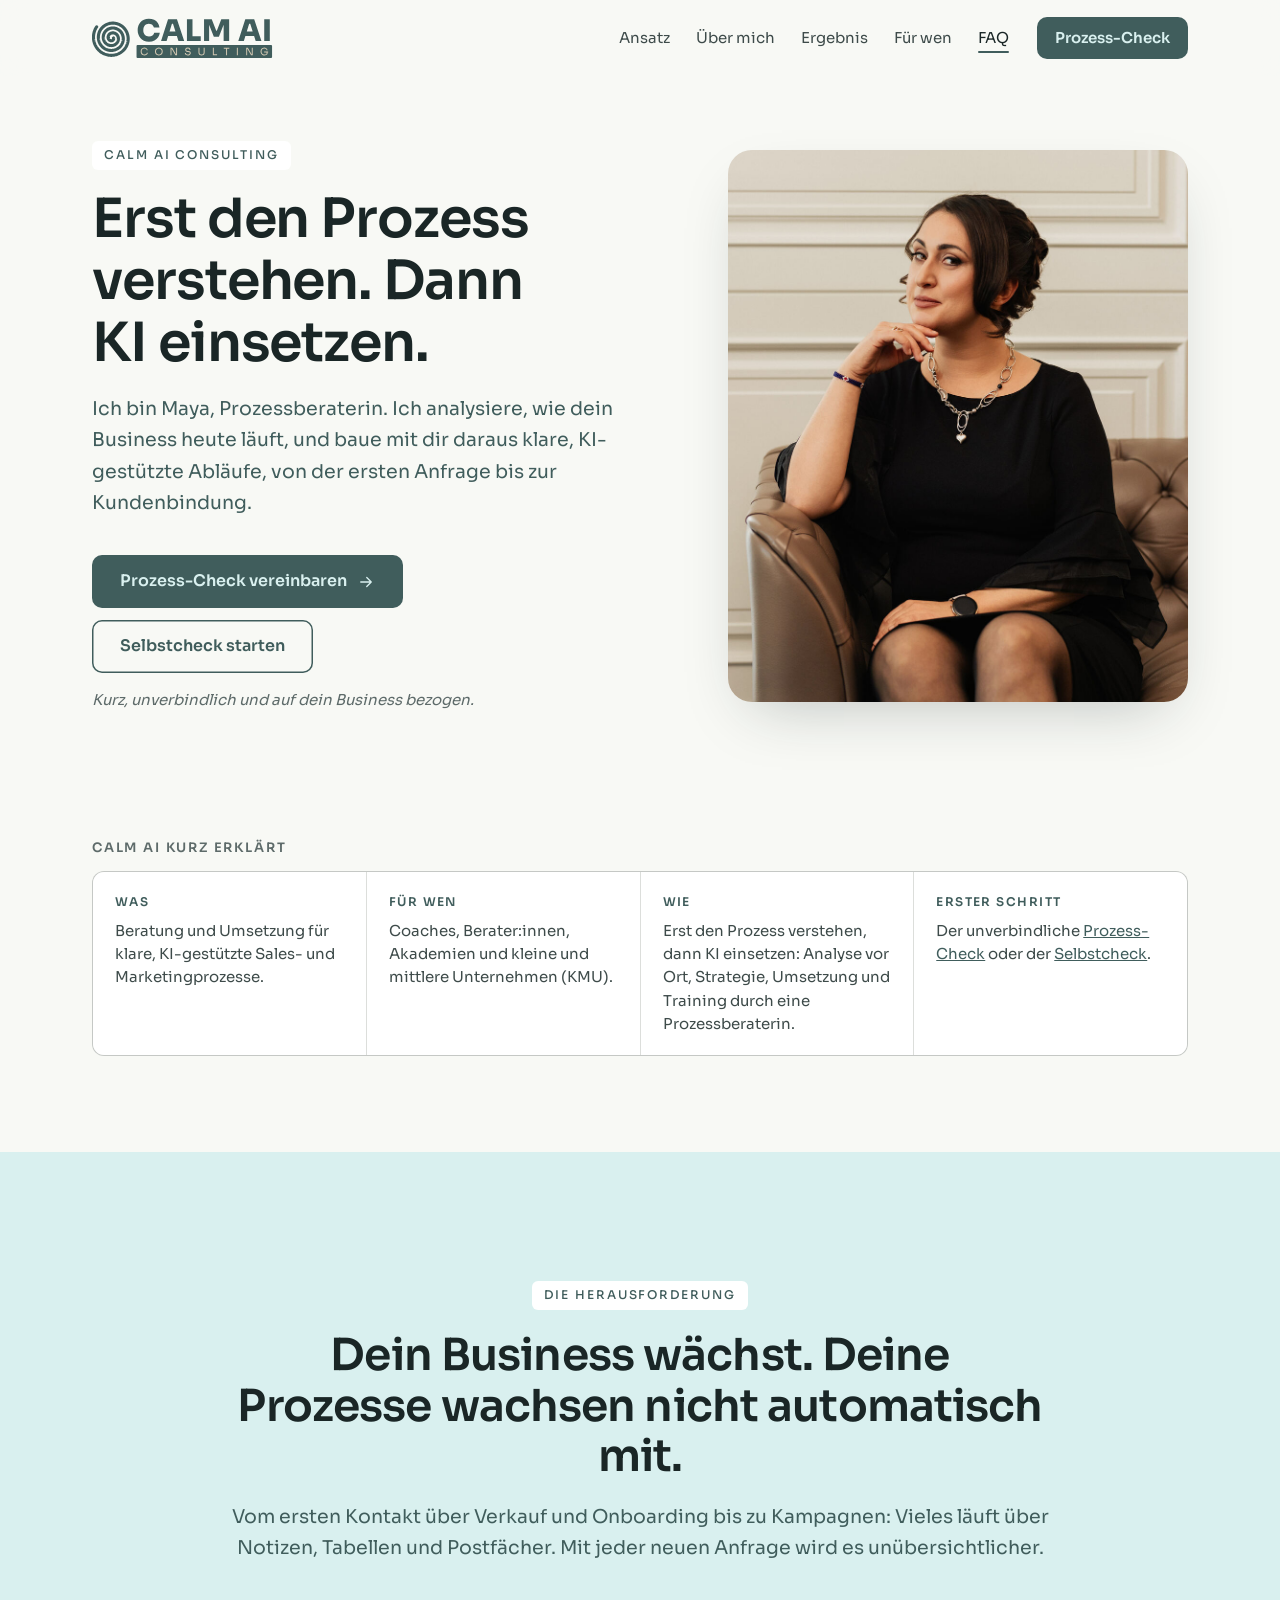
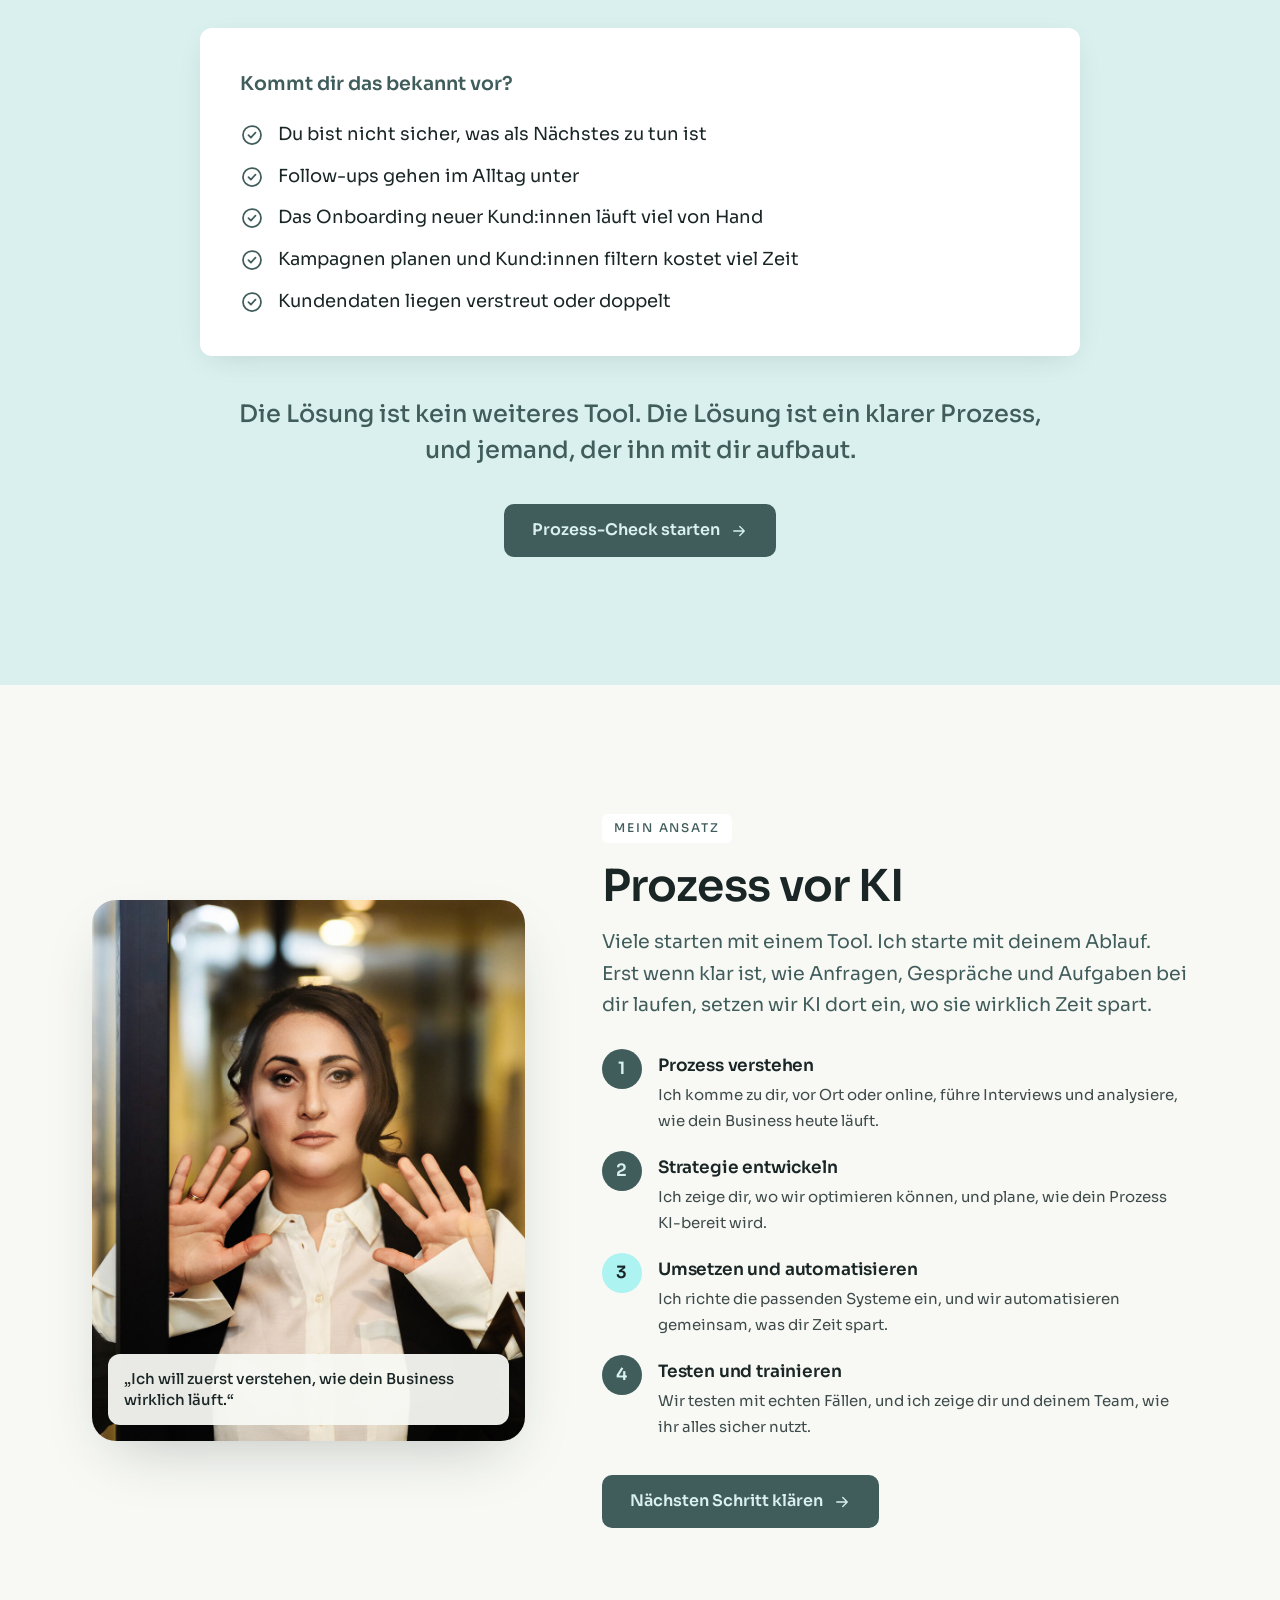
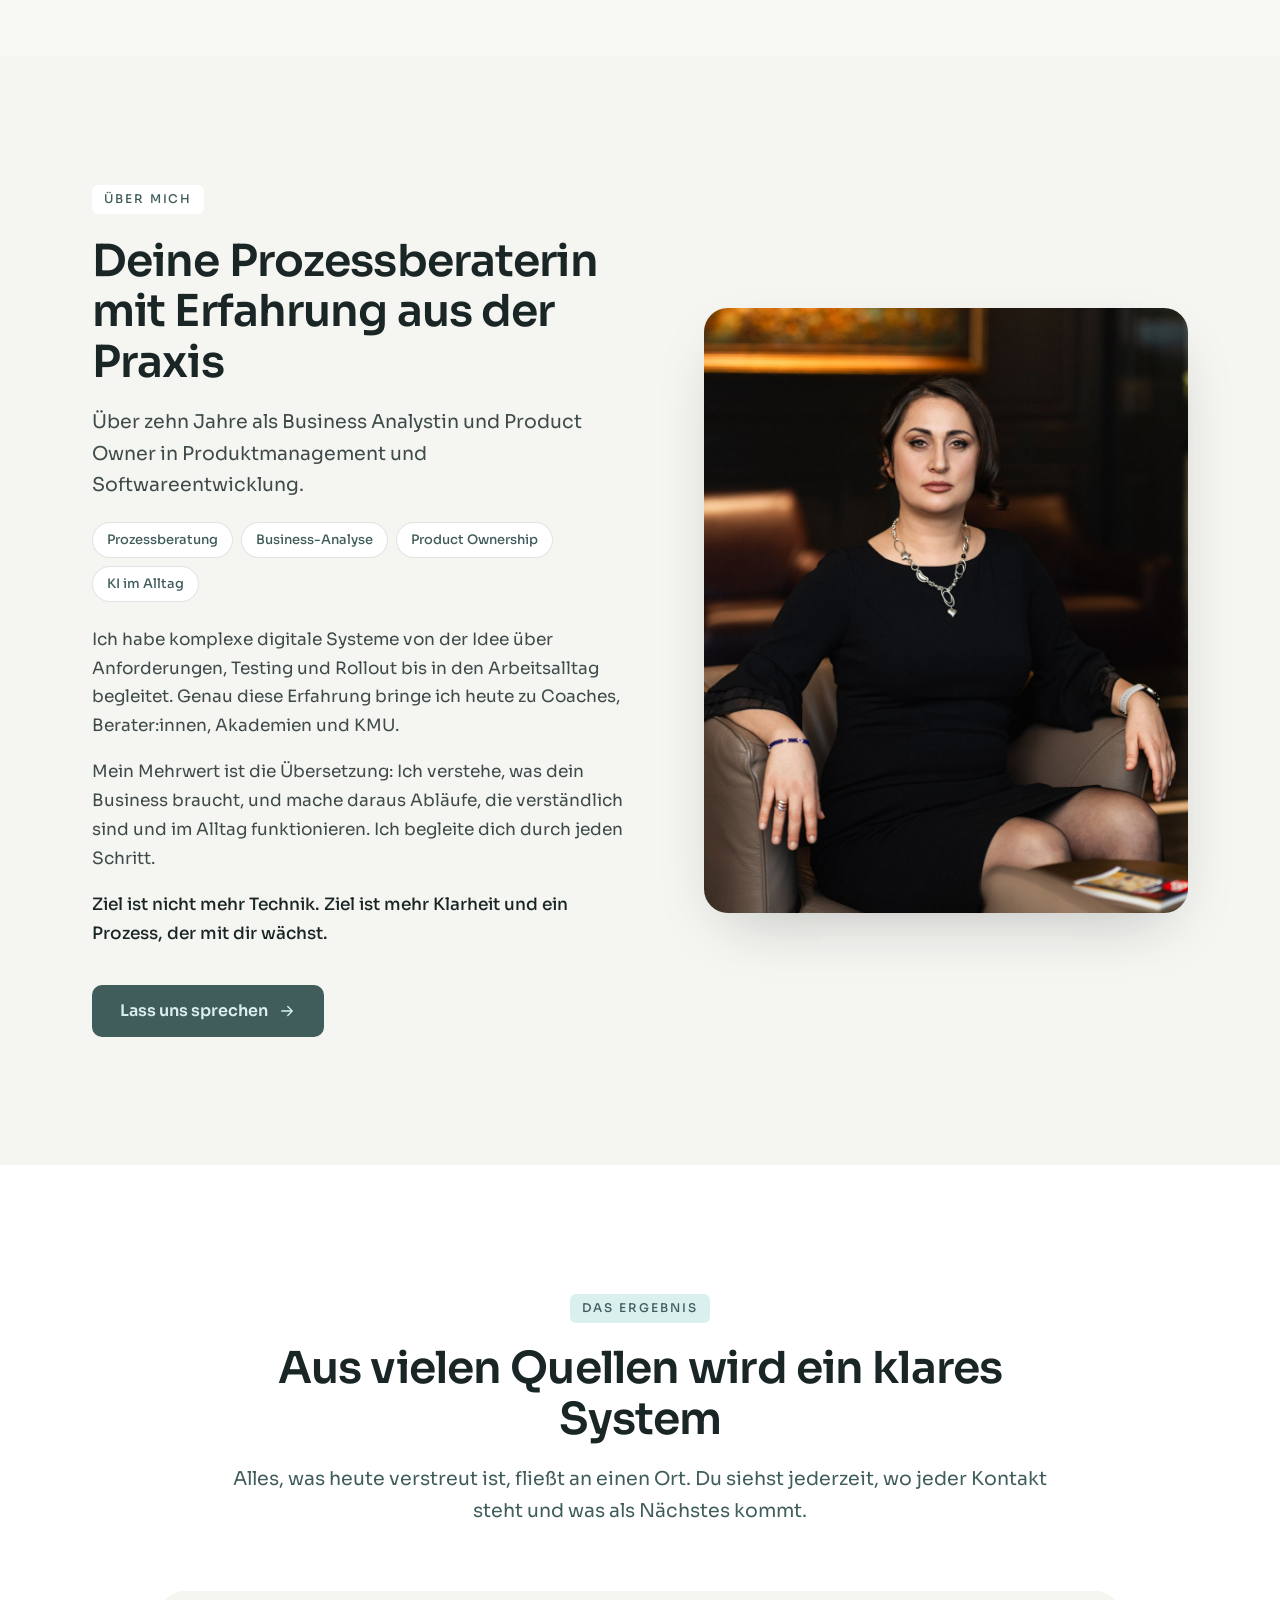
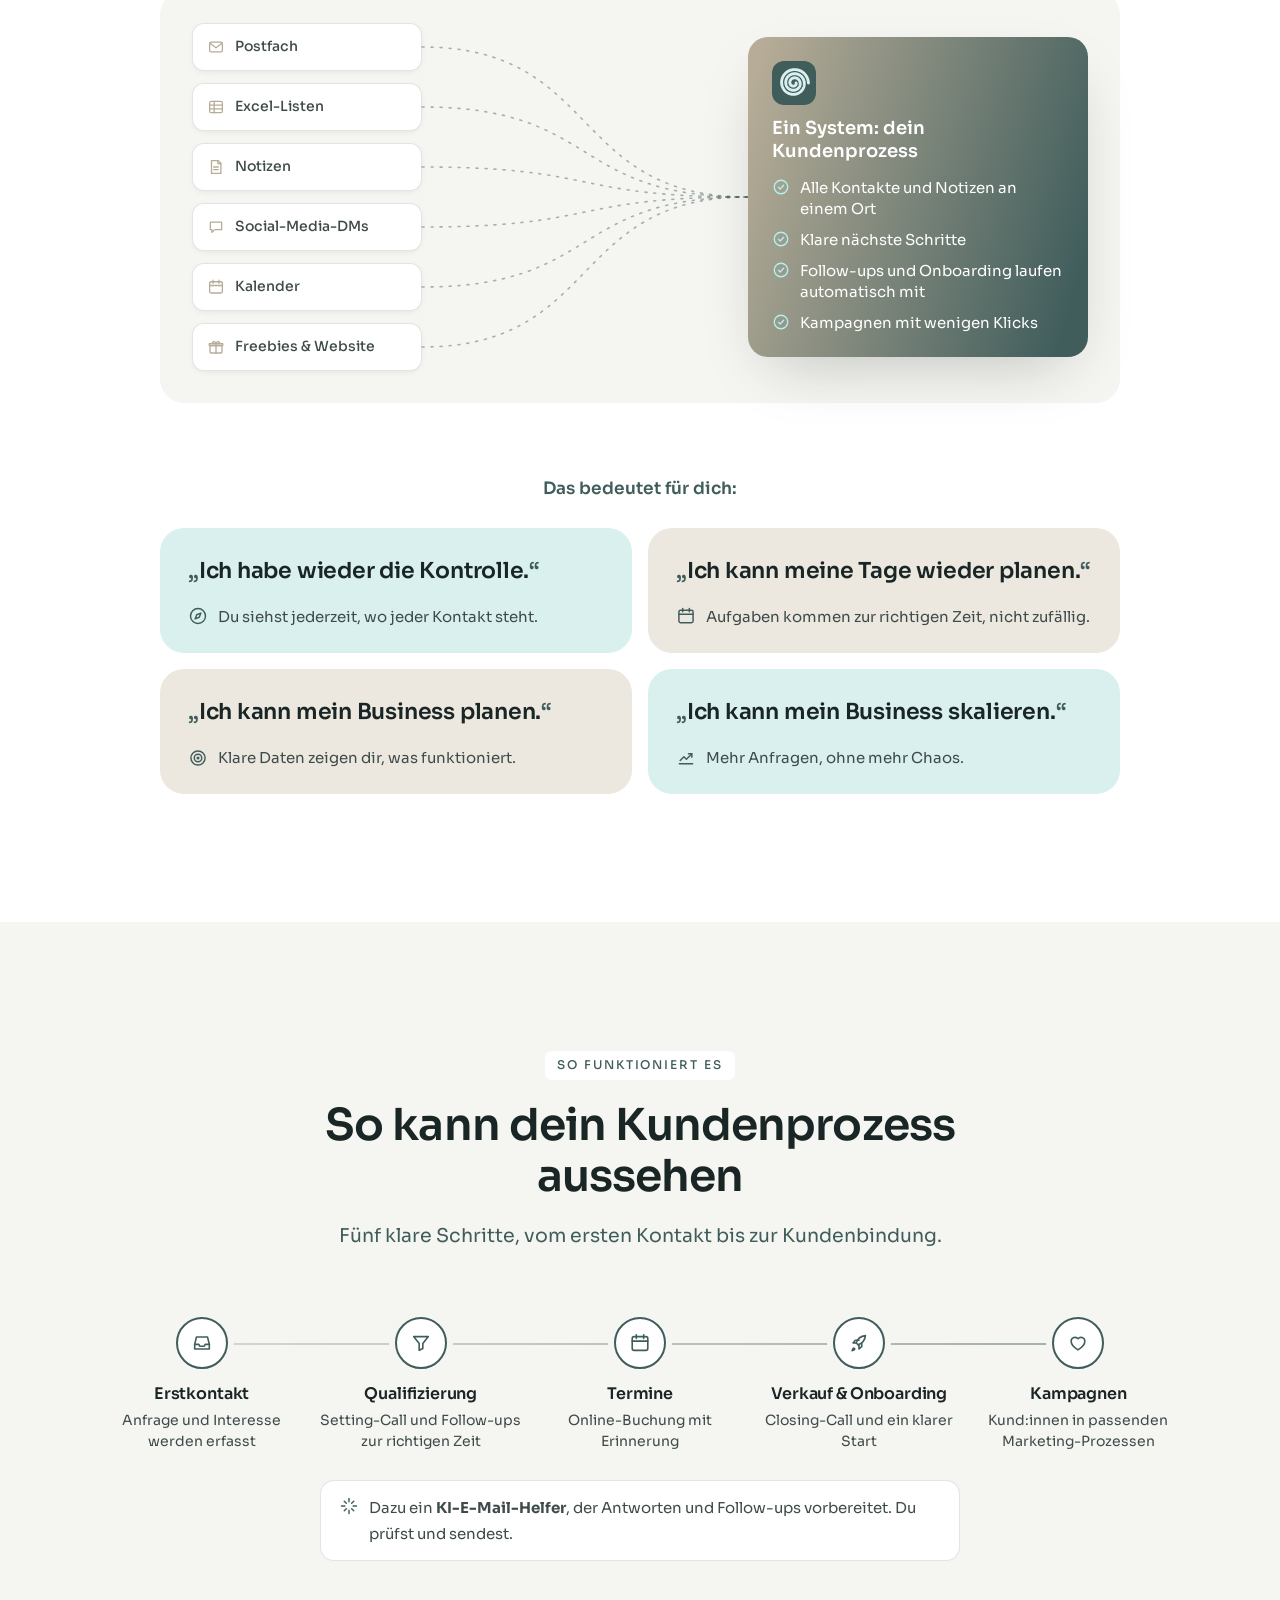
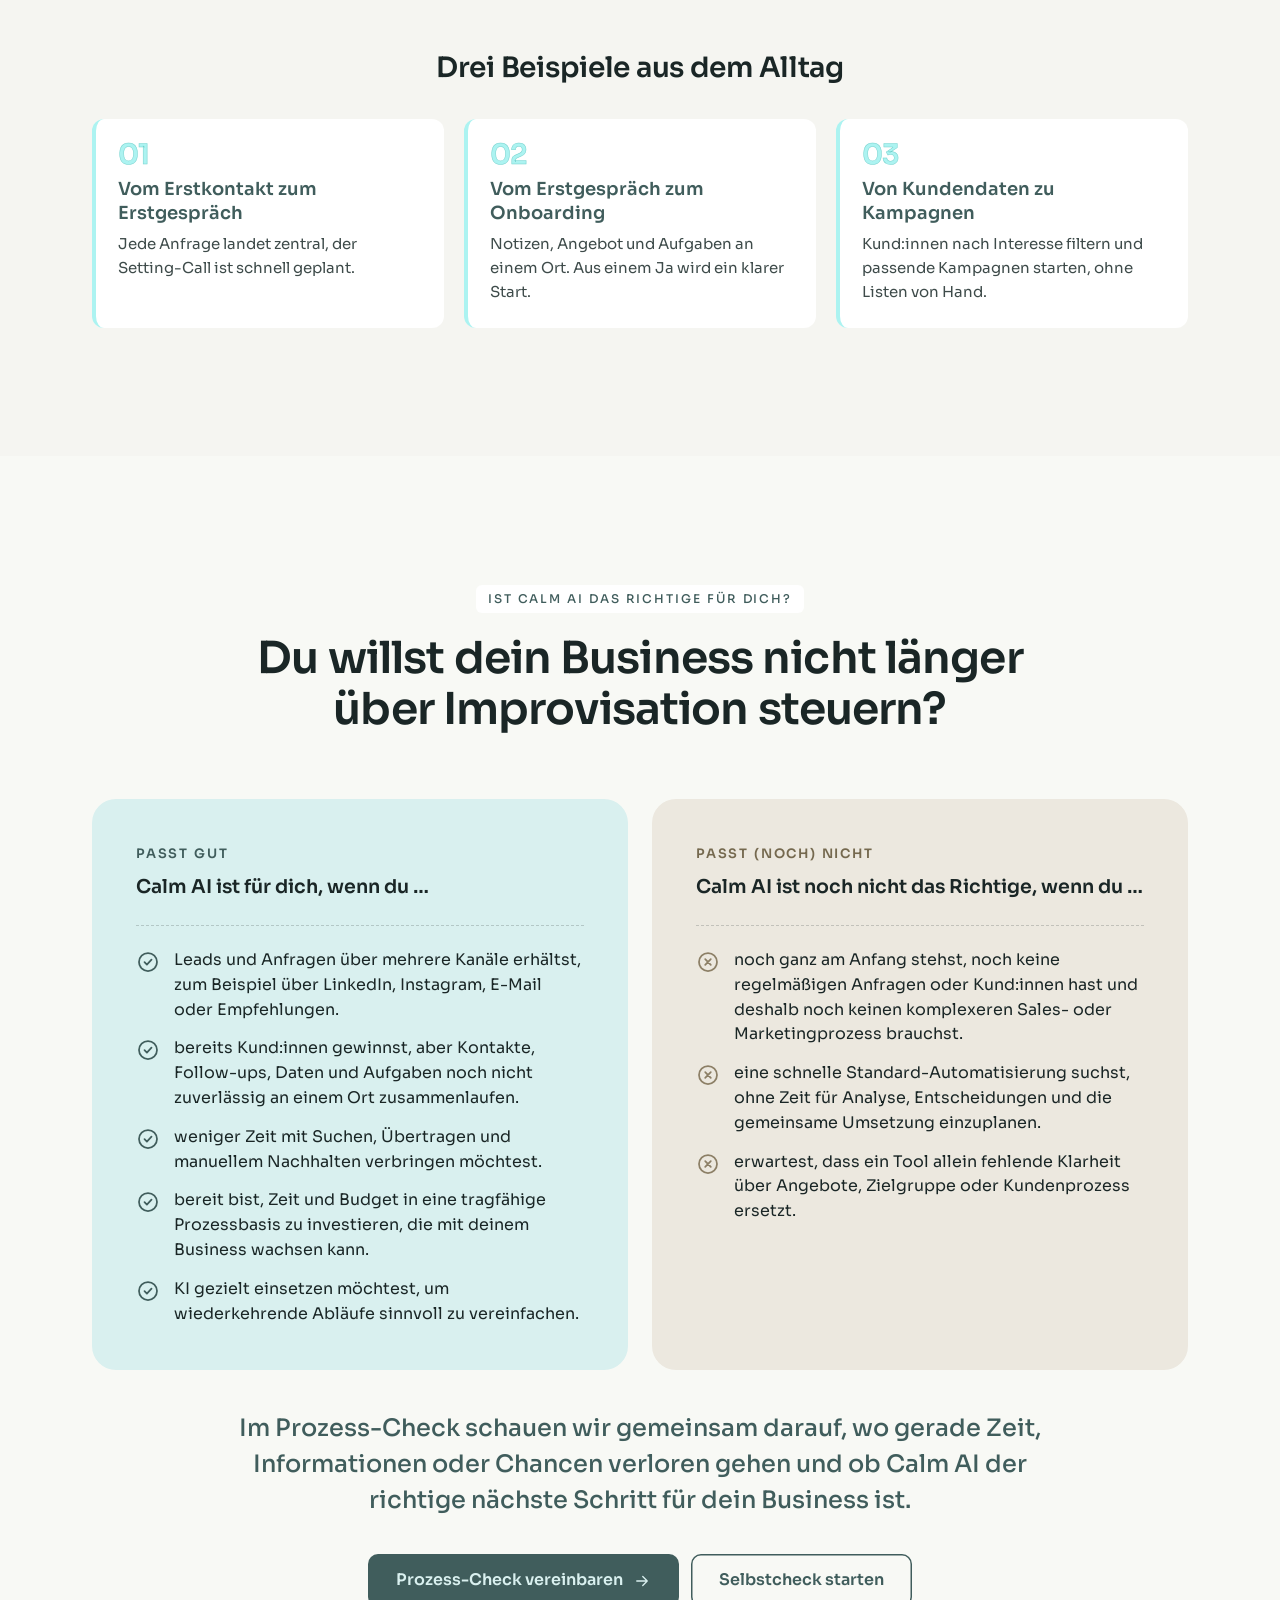
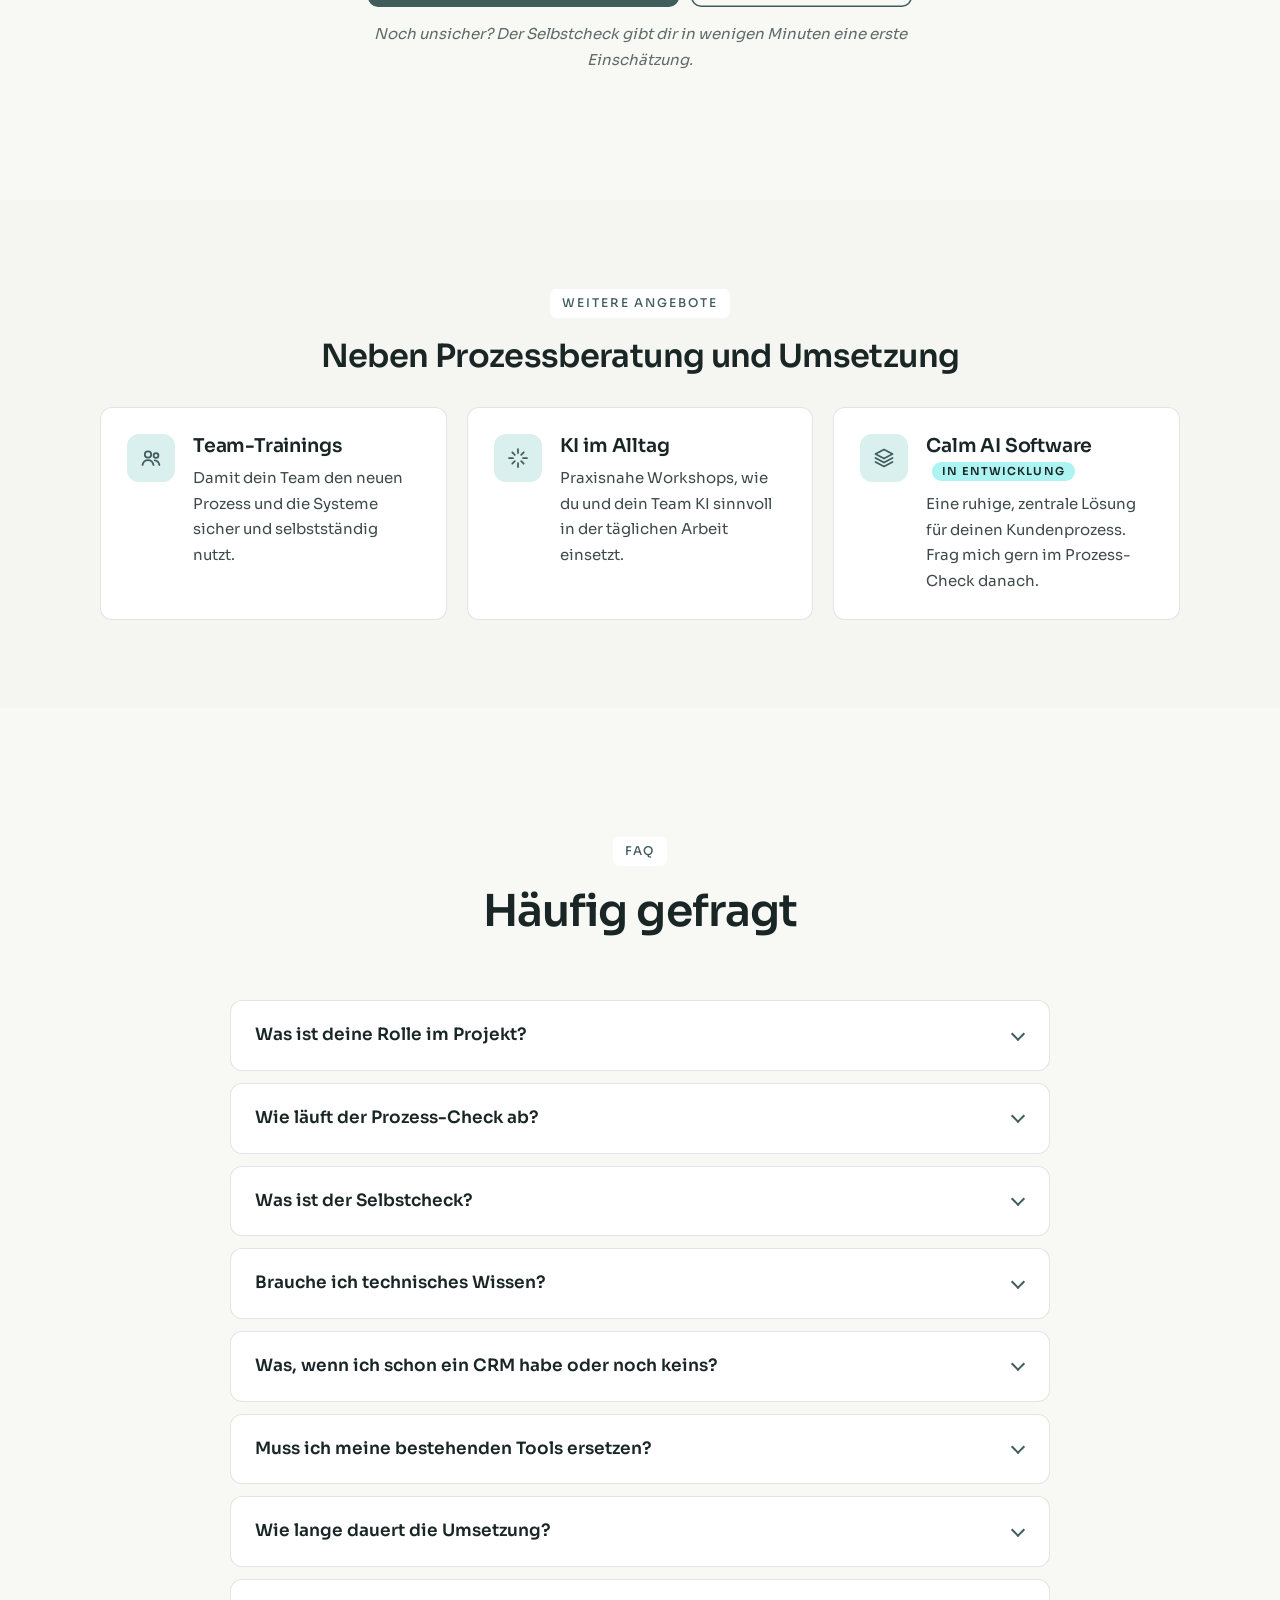
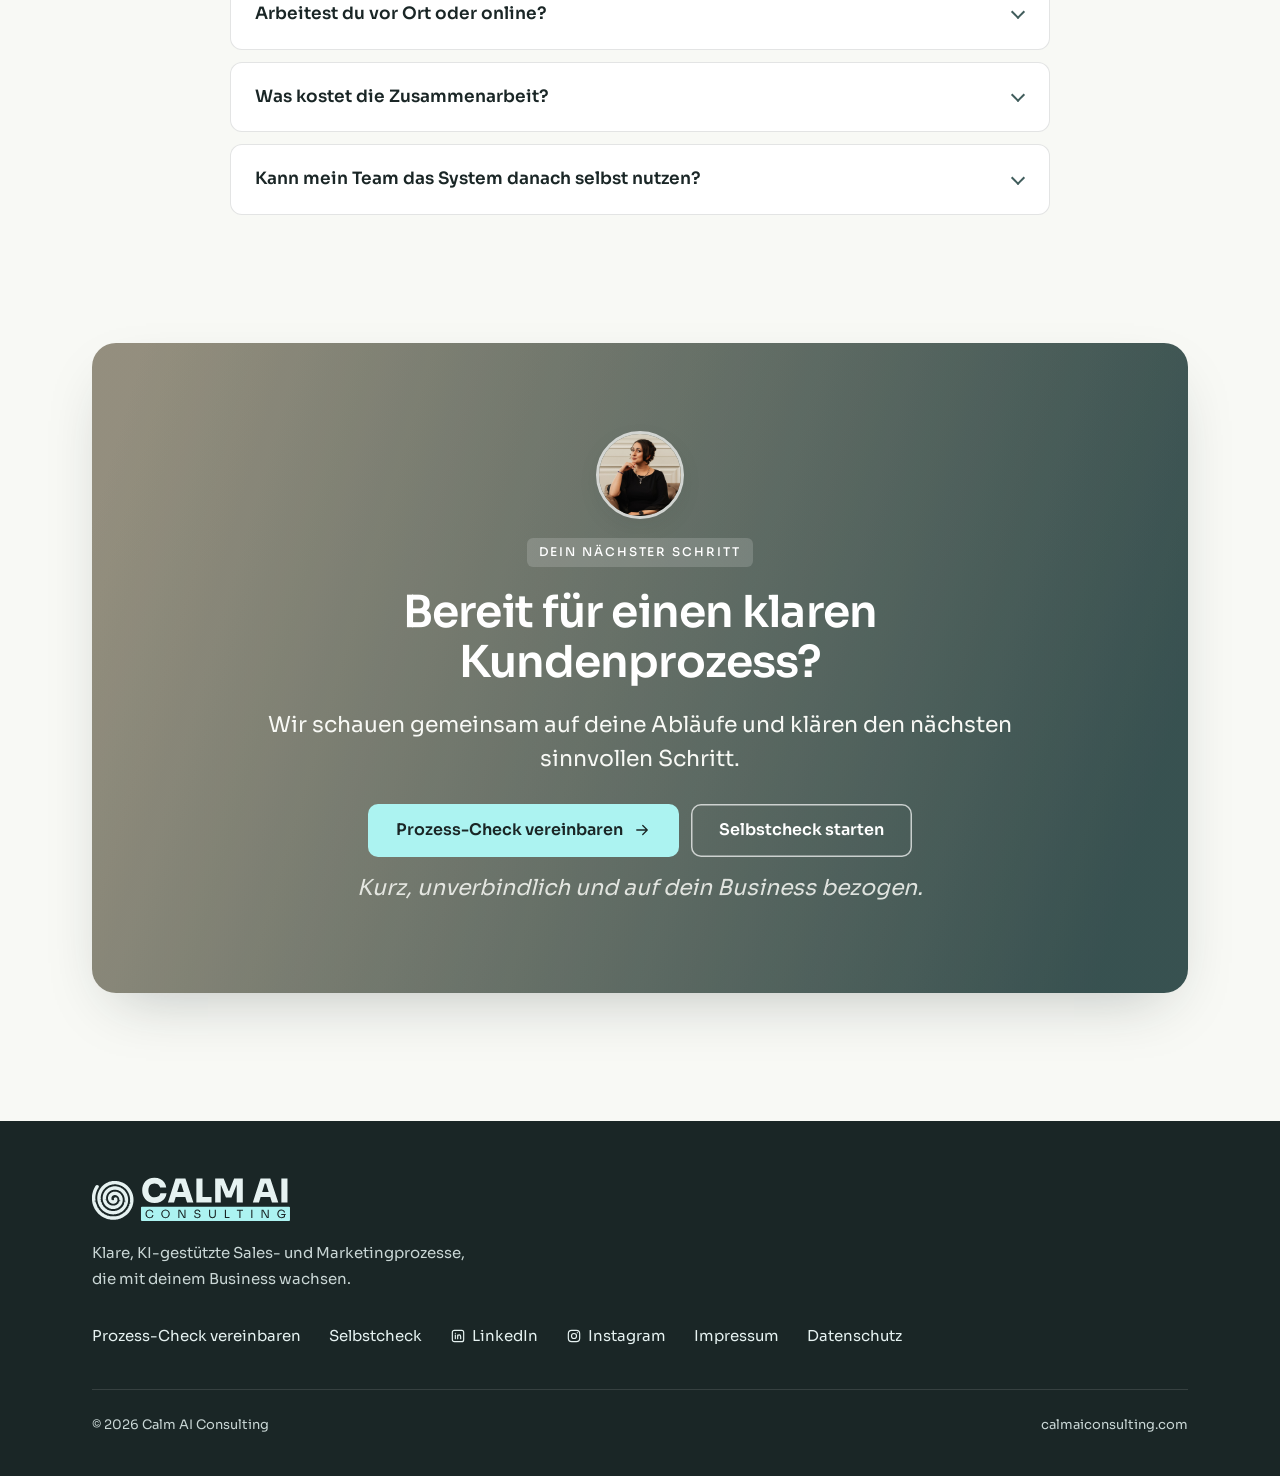
<file: public/calm-ai/index.html>
<!doctype html>
<html lang="de">
<head>
  <meta charset="utf-8">
  <meta name="viewport" content="width=device-width, initial-scale=1">
  <title>Calm AI Consulting | Erst den Prozess verstehen, dann KI einsetzen</title>
  <meta name="description" content="Calm AI begleitet Coaches, Berater:innen, Akademien und KMU als Business Analystin zu einem klaren, KI-gestützten Sales- und Marketingprozess: Analyse, Prozessdesign, Umsetzung und Training. Starte mit dem unverbindlichen Prozess-Check.">
  <meta name="robots" content="index, follow, max-snippet:-1, max-image-preview:large">
  <meta name="author" content="Calm AI Consulting">
  <link rel="alternate" hreflang="de" href="https://calmaiconsulting.com/">
  <link rel="canonical" href="https://calmaiconsulting.com/">
  <meta name="theme-color" content="#F8F9F5">

  <meta property="og:type" content="website">
  <meta property="og:locale" content="de_DE">
  <meta property="og:site_name" content="Calm AI">
  <meta property="og:title" content="Calm AI Consulting | Erst den Prozess verstehen, dann KI einsetzen">
  <meta property="og:description" content="Zentrale, KI-gestützte Sales- und Marketingprozesse, damit Leads, Follow-ups und Kundendaten nicht verloren gehen.">
  <meta property="og:url" content="https://calmaiconsulting.com/">
  <meta property="og:image" content="https://calmaiconsulting.com/assets/img/maya-portrait.jpg">
  <meta property="og:image:alt" content="Maya, Gründerin von Calm AI Consulting">
  <meta name="twitter:card" content="summary_large_image">

  <link rel="icon" href="assets/img/favicon.svg" type="image/svg+xml">
  <link rel="preload" href="assets/fonts/sora-latin-wght-normal.woff2" as="font" type="font/woff2" crossorigin>
  <link rel="stylesheet" href="assets/css/style.css">
  <link rel="sitemap" type="application/xml" href="sitemap.xml">

  <!-- Structured data for Google and AI search. TODO: add the founder's full name in "Person" once the Impressum is final. -->
  <script type="application/ld+json">
{
 "@context": "https://schema.org",
 "@graph": [
  {
   "@type": "ProfessionalService",
   "@id": "https://calmaiconsulting.com/#org",
   "name": "Calm AI Consulting",
   "alternateName": "Calm AI",
   "url": "https://calmaiconsulting.com/",
   "logo": "https://calmaiconsulting.com/assets/img/calmai-logo.png",
   "image": "https://calmaiconsulting.com/assets/img/founder.jpg",
   "description": "Calm AI Consulting ist Prozessberatung und Umsetzung für Coaches, Berater:innen, Akademien und KMU: erst den Prozess verstehen (Analyse und Interviews vor Ort), dann Strategie, Umsetzung mit KI-gestützten Abläufen, Testing und Team-Training.",
   "slogan": "Erst den Prozess verstehen. Dann KI einsetzen.",
   "founder": {
    "@id": "https://calmaiconsulting.com/#founder"
   },
   "areaServed": {
    "@type": "Country",
    "name": "Deutschland"
   },
   "availableLanguage": [
    "de",
    "en",
    "bg"
   ],
   "knowsAbout": [
    "Business-Analyse",
    "Prozessdesign",
    "Sales-Prozesse",
    "Marketing-Automatisierung",
    "CRM-Einführung",
    "KI-gestützte Abläufe",
    "Kundenprozess",
    "Lead-Management"
   ],
   "sameAs": [
    "https://linkedin.com/company/calm-ai",
    "https://www.instagram.com/maya.calm.ai.consulting/"
   ],
   "potentialAction": {
    "@type": "ReserveAction",
    "name": "Prozess-Check vereinbaren",
    "target": "https://calmaiconsulting.com/prozess-check/"
   },
   "hasOfferCatalog": {
    "@type": "OfferCatalog",
    "name": "Leistungen",
    "itemListElement": [
     {
      "@type": "Offer",
      "itemOffered": {
       "@type": "Service",
       "name": "Prozess-Check",
       "description": "Unverbindliches Erstgespräch zu deinen aktuellen Sales- und Marketingabläufen."
      }
     },
     {
      "@type": "Offer",
      "itemOffered": {
       "@type": "Service",
       "name": "Analyse und Prozessdesign",
       "description": "Aufnahme der bestehenden Abläufe und Entwicklung eines klaren Kundenprozesses vom ersten Kontakt bis zur Kundenbindung."
      }
     },
     {
      "@type": "Offer",
      "itemOffered": {
       "@type": "Service",
       "name": "Implementierung",
       "description": "Einrichtung von Systemen, Datenfeldern, Workflows und KI-gestützten Abläufen, bestehende Tools werden einbezogen."
      }
     },
     {
      "@type": "Offer",
      "itemOffered": {
       "@type": "Service",
       "name": "Testing und Team-Training",
       "description": "Test mit echten Anwendungsfällen und Training, damit das Team das System selbstständig nutzt."
      }
     },
     {
      "@type": "Offer",
      "itemOffered": {
       "@type": "Service",
       "name": "KI im Alltag",
       "description": "Praxisnahe Workshops, wie Teams KI sinnvoll in der täglichen Arbeit einsetzen."
      }
     }
    ]
   }
  },
  {
   "@type": "Person",
   "@id": "https://calmaiconsulting.com/#founder",
   "name": "Maya",
   "jobTitle": "Prozessberaterin, Business Analystin und Product Owner",
   "worksFor": {
    "@id": "https://calmaiconsulting.com/#org"
   },
   "image": "https://calmaiconsulting.com/assets/img/maya-portrait.jpg",
   "description": "Über zehn Jahre Erfahrung als Product Owner und Business Analystin in Produktmanagement und Softwareentwicklung.",
   "knowsAbout": [
    "Prozessberatung",
    "Business-Analyse",
    "Product Ownership",
    "Anforderungsmanagement",
    "Prozessdesign",
    "KI im Arbeitsalltag"
   ],
   "sameAs": [
    "https://www.instagram.com/maya.calm.ai.consulting/"
   ]
  },
  {
   "@type": "WebSite",
   "@id": "https://calmaiconsulting.com/#website",
   "url": "https://calmaiconsulting.com/",
   "name": "Calm AI",
   "inLanguage": "de",
   "publisher": {
    "@id": "https://calmaiconsulting.com/#org"
   }
  },
  {
   "@type": "FAQPage",
   "@id": "https://calmaiconsulting.com/#faq",
   "mainEntity": [
    {
     "@type": "Question",
     "name": "Was ist deine Rolle im Projekt?",
     "acceptedAnswer": {
      "@type": "Answer",
      "text": "Ich bin deine Prozessberaterin. Zuerst analysiere ich deinen Prozess und zeige dir, wie wir ihn optimieren können. Dann entwickle ich eine Strategie, wie wir alles KI-bereit machen, damit wir gemeinsam automatisieren können. Ich richte die passenden Systeme für dich ein, teste sie und trainiere dich danach, damit du sie sicher nutzen kannst."
     }
    },
    {
     "@type": "Question",
     "name": "Wie läuft der Prozess-Check ab?",
     "acceptedAnswer": {
      "@type": "Answer",
      "text": "Du wählst einen passenden Termin im Kalender. Im Gespräch schauen wir gemeinsam auf deine aktuellen Abläufe, wo Zeit, Kontakte oder Chancen verloren gehen und ob Calm AI der richtige nächste Schritt für dich ist. Der Prozess-Check ist unverbindlich."
     }
    },
    {
     "@type": "Question",
     "name": "Was ist der Selbstcheck?",
     "acceptedAnswer": {
      "@type": "Answer",
      "text": "Der Selbstcheck „Ist dein Business bereit für KI?“ ist ein kurzer Fragebogen. Du beantwortest ihn in wenigen Minuten und bekommst eine erste Einschätzung, wo dein Business steht. Zum Selbstcheck"
     }
    },
    {
     "@type": "Question",
     "name": "Brauche ich technisches Wissen?",
     "acceptedAnswer": {
      "@type": "Answer",
      "text": "Nein. Ich übernehme die technische Konzeption und Einrichtung. Du bringst das Wissen über dein Business mit, und ich übersetze es in einen Prozess, den du und dein Team im Alltag verstehen und nutzen könnt."
     }
    },
    {
     "@type": "Question",
     "name": "Was, wenn ich schon ein CRM habe oder noch keins?",
     "acceptedAnswer": {
      "@type": "Answer",
      "text": "Beides ist in Ordnung. Nutzt du schon ein CRM, schauen wir, ob es wirklich zu deinem Prozess passt. Oft lässt es sich optimieren, und wenn nicht, baue ich dir ein passendes Tool. Hast du noch keins, starten wir bei deinen bestehenden Abläufen und finden die passende Lösung."
     }
    },
    {
     "@type": "Question",
     "name": "Muss ich meine bestehenden Tools ersetzen?",
     "acceptedAnswer": {
      "@type": "Answer",
      "text": "Nein. Bestehende Tools beziehen wir ein, wenn sie sinnvoll sind. Ziel ist ein klarer Prozess, nicht ein weiteres Tool."
     }
    },
    {
     "@type": "Question",
     "name": "Wie lange dauert die Umsetzung?",
     "acceptedAnswer": {
      "@type": "Answer",
      "text": "Je nach Projektgröße bis zu 12 Wochen, mit Analyse, Strategie, Umsetzung, Testing und Training. Im Prozess-Check bekommst du eine erste Einschätzung."
     }
    },
    {
     "@type": "Question",
     "name": "Arbeitest du vor Ort oder online?",
     "acceptedAnswer": {
      "@type": "Answer",
      "text": "Beides. Für die Analyse komme ich gern zu dir vor Ort und führe Interviews mit dir und deinem Team. Strategie, Umsetzung und Training laufen dann je nach Wunsch vor Ort oder online."
     }
    },
    {
     "@type": "Question",
     "name": "Was kostet die Zusammenarbeit?",
     "acceptedAnswer": {
      "@type": "Answer",
      "text": "Das hängt vom Umfang deines Prozesses ab. Nach dem Prozess-Check bekommst du ein klares Angebot, damit du genau weißt, was dich erwartet."
     }
    },
    {
     "@type": "Question",
     "name": "Kann mein Team das System danach selbst nutzen?",
     "acceptedAnswer": {
      "@type": "Answer",
      "text": "Ja, genau darum geht es. Nach Testing und Training nutzt du oder dein Team das System selbstständig. Wenn später Anpassungen nötig sind, finden wir gemeinsam eine passende Form der weiteren Begleitung."
     }
    }
   ]
  }
 ]
}
  </script>
</head>
<body>
  <a class="skip-link" href="#main">Zum Inhalt springen</a>

  <!-- Line-icon set (reusable on other landing pages: <svg class="icon"><use href="#i-check"/></svg>) -->
  <svg width="0" height="0" style="position:absolute" aria-hidden="true">
    <symbol id="i-check" viewBox="0 0 24 24"><circle cx="12" cy="12" r="9"/><path d="m8.5 12.2 2.4 2.4 4.6-5"/></symbol>
    <symbol id="i-x" viewBox="0 0 24 24"><circle cx="12" cy="12" r="9"/><path d="m9.2 9.2 5.6 5.6M14.8 9.2l-5.6 5.6"/></symbol>
    <symbol id="i-arrow" viewBox="0 0 24 24"><path d="M5 12h14M13 6l6 6-6 6"/></symbol>
    <symbol id="i-bell" viewBox="0 0 24 24"><path d="M6 16V11a6 6 0 1 1 12 0v5l1.5 2h-15L6 16Z"/><path d="M10 20.5a2 2 0 0 0 4 0"/></symbol>
    <symbol id="i-database" viewBox="0 0 24 24"><ellipse cx="12" cy="6" rx="7" ry="2.8"/><path d="M5 6v6c0 1.5 3.1 2.8 7 2.8s7-1.3 7-2.8V6"/><path d="M5 12v6c0 1.5 3.1 2.8 7 2.8s7-1.3 7-2.8v-6"/></symbol>
    <symbol id="i-target" viewBox="0 0 24 24"><circle cx="12" cy="12" r="8.5"/><circle cx="12" cy="12" r="4.5"/><circle cx="12" cy="12" r="1"/></symbol>
    <symbol id="i-flow" viewBox="0 0 24 24"><rect x="3" y="4" width="6" height="5" rx="1.5"/><rect x="15" y="15" width="6" height="5" rx="1.5"/><path d="M6 9v3a3 3 0 0 0 3 3h6"/><path d="m13 13 2 2-2 2"/></symbol>
    <symbol id="i-compass" viewBox="0 0 24 24"><circle cx="12" cy="12" r="9"/><path d="m15.5 8.5-2 5-5 2 2-5 5-2Z"/></symbol>
    <symbol id="i-growth" viewBox="0 0 24 24"><path d="M4 19h16"/><path d="m5 15 4.5-4.5 3 3L19 7"/><path d="M15 7h4v4"/></symbol>
    <symbol id="i-users" viewBox="0 0 24 24"><circle cx="9" cy="8.5" r="3.2"/><path d="M3.5 19c.6-3.2 2.8-5 5.5-5s4.9 1.8 5.5 5"/><circle cx="17" cy="9.5" r="2.4"/><path d="M15.8 14.3c2.3.2 4 1.8 4.6 4.7"/></symbol>
    <symbol id="i-layers" viewBox="0 0 24 24"><path d="m12 3.5 8.5 4.5-8.5 4.5L3.5 8 12 3.5Z"/><path d="m3.5 12 8.5 4.5 8.5-4.5"/><path d="m3.5 16 8.5 4.5 8.5-4.5"/></symbol>
    <symbol id="i-linkedin" viewBox="0 0 24 24"><rect x="3.5" y="3.5" width="17" height="17" rx="3"/><path d="M8 10.5V16M8 8v.01M11.5 16v-5.5M11.5 13c0-1.7 1-2.6 2.3-2.6s2.2.9 2.2 2.6v3"/></symbol>
    <symbol id="i-instagram" viewBox="0 0 24 24"><rect x="3.5" y="3.5" width="17" height="17" rx="5"/><circle cx="12" cy="12" r="3.8"/><path d="M17 7v.01"/></symbol>
    <symbol id="i-mail" viewBox="0 0 24 24"><rect x="3.5" y="5.5" width="17" height="13" rx="2"/><path d="m4 7 8 6 8-6"/></symbol>
    <symbol id="i-handshake" viewBox="0 0 24 24"><path d="M3 11.5 7 7.5l3 1.2 2.5-1.2 3 .8L21 12"/><path d="m7 12.5 3.2 3.2a1.5 1.5 0 0 0 2.1 0l.7-.7 1 1a1.4 1.4 0 0 0 2-2L13 11"/><path d="M3 11.5 6.5 15M21 12l-3.2 3.3"/></symbol>
    <symbol id="i-filter" viewBox="0 0 24 24"><path d="M4 5h16l-6 7.5V18l-4 2v-7.5L4 5Z"/></symbol>
    <symbol id="i-rocket" viewBox="0 0 24 24"><path d="M12 15 9 12c1.5-4.5 4.5-7.5 10-8-.5 5.5-3.5 8.5-8 10Z"/><path d="M9 12H5.5l2.5-3h4M12 15v3.5l3-2.5v-4"/><path d="M6.5 17.5c-1 .5-1.8 1.5-2 3 1.5-.2 2.5-1 3-2"/></symbol>
    <symbol id="i-heart" viewBox="0 0 24 24"><path d="M12 19.5s-7.5-4.4-7.5-9.7A4.3 4.3 0 0 1 12 7.3a4.3 4.3 0 0 1 7.5 2.5c0 5.3-7.5 9.7-7.5 9.7Z"/></symbol>
    <symbol id="i-play" viewBox="0 0 24 24"><path d="M8 5.5v13l10.5-6.5L8 5.5Z" fill="currentColor"/></symbol>
    <symbol id="i-photo" viewBox="0 0 24 24"><rect x="3.5" y="5" width="17" height="14" rx="2"/><circle cx="9" cy="10" r="1.8"/><path d="m20.5 16-5-5-8 8"/></symbol>
    <symbol id="i-spark" viewBox="0 0 24 24"><path d="M12 3v4M12 17v4M3 12h4M17 12h4M6.3 6.3l2.5 2.5M15.2 15.2l2.5 2.5M6.3 17.7l2.5-2.5M15.2 8.8l2.5-2.5"/></symbol>
    <symbol id="i-note" viewBox="0 0 24 24"><path d="M6 3.5h9l3.5 3.5v13.5H6z"/><path d="M14.5 3.5V7.5h4M9 12h6M9 15.5h6"/></symbol>
    <symbol id="i-sheet" viewBox="0 0 24 24"><rect x="3.5" y="4.5" width="17" height="15" rx="2"/><path d="M3.5 9.5h17M3.5 14.5h17M9.5 4.5v15"/></symbol>
    <symbol id="i-calendar" viewBox="0 0 24 24"><rect x="3.5" y="5" width="17" height="15" rx="2"/><path d="M3.5 10h17M8 3v4M16 3v4"/></symbol>
    <symbol id="i-chat" viewBox="0 0 24 24"><path d="M4.5 5.5h15v10h-9l-4 3.5v-3.5h-2z"/></symbol>
    <symbol id="i-alert" viewBox="0 0 24 24"><path d="M12 4 21 19.5H3L12 4Z"/><path d="M12 10v4M12 17v.01"/></symbol>
    <symbol id="i-gift" viewBox="0 0 24 24"><rect x="4" y="10" width="16" height="10" rx="1.5"/><path d="M3 7.5h18V10H3zM12 7.5V20M12 7.5c-1-2.8-4.5-3.6-4.5-1.3 0 1.3 2 1.3 4.5 1.3ZM12 7.5c1-2.8 4.5-3.6 4.5-1.3 0 1.3-2 1.3-4.5 1.3Z"/></symbol>
    <symbol id="i-globe" viewBox="0 0 24 24"><circle cx="12" cy="12" r="8.5"/><path d="M3.5 12h17M12 3.5c2.5 2.6 2.5 14.4 0 17M12 3.5c-2.5 2.6-2.5 14.4 0 17"/></symbol>
    <symbol id="i-inbox" viewBox="0 0 24 24"><path d="M4 13.5 6 5.5h12l2 8v5H4z"/><path d="M4 13.5h4.5l1 2h5l1-2H20"/></symbol>
    <symbol id="i-menu" viewBox="0 0 24 24"><path d="M4 7h16M4 12h16M4 17h16"/></symbol>
    <symbol id="i-close" viewBox="0 0 24 24"><path d="M6 6l12 12M18 6 6 18"/></symbol>
  </svg>

  <!-- ============ HEADER ============ -->
  <header class="header" id="top">
    <div class="container header__inner">
      <a class="logo" href="#top" aria-label="Calm AI Consulting, zum Seitenanfang">
        <img src="assets/img/calmai-logo.svg" alt="Calm AI Consulting" width="203" height="45">
      </a>
      <button class="nav-toggle" type="button" aria-expanded="false" aria-controls="site-nav" aria-label="Menü öffnen">
        <svg class="icon icon-open"><use href="#i-menu"/></svg>
        <svg class="icon icon-close"><use href="#i-close"/></svg>
      </button>
      <nav class="nav" id="site-nav" aria-label="Hauptnavigation">
        <ul class="nav__list">
          <li><a href="#ansatz">Ansatz</a></li>
          <li><a href="#ueber-mich">Über mich</a></li>
          <li><a href="#ergebnis">Ergebnis</a></li>
          <li><a href="#fuer-wen">Für wen</a></li>
          <li><a href="#faq">FAQ</a></li>
        </ul>
        <a class="btn btn--sm" href="prozess-check/">Prozess-Check</a>
      </nav>
    </div>
  </header>

  <main id="main">

    <!-- ============ 1. HERO ============ -->
    <section class="hero" aria-labelledby="hero-title">
      <div class="container split">
        <div>
          <span class="label">Calm AI Consulting</span>
          <h1 id="hero-title">Erst den Prozess verstehen. Dann KI einsetzen.</h1>
          <p class="lead">Ich bin Maya, Prozessberaterin. Ich analysiere, wie dein Business heute läuft, und baue mit dir daraus klare, KI-gestützte Abläufe, von der ersten Anfrage bis zur Kundenbindung.</p>
          <div class="cta">
            <div class="cta__buttons">
              <a class="btn" href="prozess-check/">Prozess-Check vereinbaren <svg class="icon"><use href="#i-arrow"/></svg></a>
              <a class="btn btn--ghost" href="https://tally.so/r/EkygEl" target="_blank" rel="noopener">Selbstcheck starten</a>
            </div>
            <p class="cta__note">Kurz, unverbindlich und auf dein Business bezogen.</p>
          </div>
        </div>
        <figure class="hero-photo reveal">
          <img src="assets/img/maya-portrait.jpg" alt="Maya, Prozessberaterin und Gründerin von Calm AI Consulting" width="960" height="1344" fetchpriority="high">
        </figure>
      </div>
    </section>

    <!-- ============ KURZ ERKLÄRT (clear, quotable facts for people and AI search) ============ -->
    <section class="facts" aria-labelledby="facts-title">
      <div class="container">
        <h2 id="facts-title" class="facts__title">Calm AI kurz erklärt</h2>
        <dl class="facts__grid">
          <div><dt>Was</dt><dd>Beratung und Umsetzung für klare, KI-gestützte Sales- und Marketingprozesse.</dd></div>
          <div><dt>Für wen</dt><dd>Coaches, Berater:innen, Akademien und kleine und mittlere Unternehmen (KMU).</dd></div>
          <div><dt>Wie</dt><dd>Erst den Prozess verstehen, dann KI einsetzen: Analyse vor Ort, Strategie, Umsetzung und Training durch eine Prozessberaterin.</dd></div>
          <div><dt>Erster Schritt</dt><dd>Der unverbindliche <a href="prozess-check/">Prozess-Check</a> oder der <a href="https://tally.so/r/EkygEl" target="_blank" rel="noopener">Selbstcheck</a>.</dd></div>
        </dl>
      </div>
    </section>

    <!-- ============ OPTIONAL VIDEO (45 to 75 s) ============
         To activate: put the YouTube ID into data-youtube-id and remove the "hidden" attribute.
         The video only loads after a click (youtube-nocookie.com), which keeps the page fast and GDPR friendly. -->
    <section class="video" aria-label="Video: Calm AI in 60 Sekunden" data-youtube-id="" hidden>
      <div class="container">
        <div class="video__frame">
          <button class="video__poster" type="button">
            <span class="video__play"><svg class="icon"><use href="#i-play"/></svg></span>
            <strong>Calm AI in 60 Sekunden</strong>
            <span class="video__hint">Beim Abspielen wird das Video von YouTube geladen. Dabei werden Daten an YouTube übertragen.</span>
          </button>
        </div>
      </div>
    </section>

    <!-- ============ 3. DIE HERAUSFORDERUNG ============ -->
    <section class="section section--mint" id="herausforderung" aria-labelledby="challenge-title">
      <div class="container">
        <div class="section__head reveal">
          <span class="label">Die Herausforderung</span>
          <h2 id="challenge-title">Dein Business wächst. Deine Prozesse wachsen nicht automatisch mit.</h2>
          <p class="lead">Vom ersten Kontakt über Verkauf und Onboarding bis zu Kampagnen: Vieles läuft über Notizen, Tabellen und Postfächer. Mit jeder neuen Anfrage wird es unübersichtlicher.</p>
        </div>
        <div class="box reveal">
          <p class="box__title">Kommt dir das bekannt vor?</p>
          <ul class="checklist">
            <li><svg class="icon"><use href="#i-check"/></svg>Du bist nicht sicher, was als Nächstes zu tun ist</li>
            <li><svg class="icon"><use href="#i-check"/></svg>Follow-ups gehen im Alltag unter</li>
            <li><svg class="icon"><use href="#i-check"/></svg>Das Onboarding neuer Kund:innen läuft viel von Hand</li>
            <li><svg class="icon"><use href="#i-check"/></svg>Kampagnen planen und Kund:innen filtern kostet viel Zeit</li>
            <li><svg class="icon"><use href="#i-check"/></svg>Kundendaten liegen verstreut oder doppelt</li>
          </ul>
        </div>
        <p class="statement reveal">Die Lösung ist kein weiteres Tool. Die Lösung ist ein klarer Prozess, und jemand, der ihn mit dir aufbaut.</p>
        <div class="cta cta--center">
          <a class="btn" href="prozess-check/">Prozess-Check starten <svg class="icon"><use href="#i-arrow"/></svg></a>
        </div>
      </div>
    </section>

    <!-- ============ 4. MEIN ANSATZ: PROZESS VOR KI ============ -->
    <section class="section section--cream" id="ansatz" aria-labelledby="approach-title">
      <div class="container approach">
        <figure class="approach__photo reveal">
          <img src="assets/img/maya-process.jpg" alt="Maya schaut durch eine Glasscheibe, als Bild für den genauen Blick auf deine Abläufe" width="960" height="1344" loading="lazy">
          <figcaption>„Ich will zuerst verstehen, wie dein Business wirklich läuft.“</figcaption>
        </figure>
        <div class="approach__text">
          <div class="reveal">
            <span class="label">Mein Ansatz</span>
            <h2 id="approach-title">Prozess vor KI</h2>
            <p class="lead">Viele starten mit einem Tool. Ich starte mit deinem Ablauf. Erst wenn klar ist, wie Anfragen, Gespräche und Aufgaben bei dir laufen, setzen wir KI dort ein, wo sie wirklich Zeit spart.</p>
          </div>
          <ol class="approach__steps reveal">
            <li><span class="approach__num">1</span><div><h3>Prozess verstehen</h3><p>Ich komme zu dir, vor Ort oder online, führe Interviews und analysiere, wie dein Business heute läuft.</p></div></li>
            <li><span class="approach__num">2</span><div><h3>Strategie entwickeln</h3><p>Ich zeige dir, wo wir optimieren können, und plane, wie dein Prozess KI-bereit wird.</p></div></li>
            <li><span class="approach__num">3</span><div><h3>Umsetzen und automatisieren</h3><p>Ich richte die passenden Systeme ein, und wir automatisieren gemeinsam, was dir Zeit spart.</p></div></li>
            <li><span class="approach__num">4</span><div><h3>Testen und trainieren</h3><p>Wir testen mit echten Fällen, und ich zeige dir und deinem Team, wie ihr alles sicher nutzt.</p></div></li>
          </ol>
          <div class="cta">
            <a class="btn" href="prozess-check/">Nächsten Schritt klären <svg class="icon"><use href="#i-arrow"/></svg></a>
          </div>
        </div>
      </div>
    </section>

    <!-- ============ 5. ÜBER MICH ============ -->
    <section class="section section--stone about" id="ueber-mich" aria-labelledby="about-title">
      <div class="container split">
        <div class="about__text reveal">
          <span class="label">Über mich</span>
          <h2 id="about-title">Deine Prozessberaterin mit Erfahrung aus der Praxis</h2>
          <p class="lead">Über zehn Jahre als Business Analystin und Product Owner in Produktmanagement und Softwareentwicklung.</p>
          <ul class="tags" aria-label="Schwerpunkte">
            <li>Prozessberatung</li><li>Business-Analyse</li><li>Product Ownership</li><li>KI im Alltag</li>
          </ul>
          <p>Ich habe komplexe digitale Systeme von der Idee über Anforderungen, Testing und Rollout bis in den Arbeitsalltag begleitet. Genau diese Erfahrung bringe ich heute zu Coaches, Berater:innen, Akademien und KMU.</p>
          <p>Mein Mehrwert ist die Übersetzung: Ich verstehe, was dein Business braucht, und mache daraus Abläufe, die verständlich sind und im Alltag funktionieren. Ich begleite dich durch jeden Schritt.</p>
          <p class="about__claim">Ziel ist nicht mehr Technik. Ziel ist mehr Klarheit und ein Prozess, der mit dir wächst.</p>
          <div class="cta">
            <a class="btn" href="prozess-check/">Lass uns sprechen <svg class="icon"><use href="#i-arrow"/></svg></a>
          </div>
        </div>
        <figure class="portrait reveal" style="margin:0">
          <img src="assets/img/founder.jpg" alt="Maya, Prozessberaterin und Gründerin von Calm AI Consulting" width="1024" height="1433" loading="lazy" style="object-position:50% 20%">
          <div class="portrait__placeholder"><svg class="icon"><use href="#i-photo"/></svg>Porträtfoto folgt</div>
        </figure>
      </div>
    </section>

    <!-- ============ 6. DAS ERGEBNIS: von vielen Quellen in ein System ============ -->
    <section class="section section--white" id="ergebnis" aria-labelledby="result-title">
      <div class="container">
        <div class="section__head reveal">
          <span class="label">Das Ergebnis</span>
          <h2 id="result-title">Aus vielen Quellen wird ein klares System</h2>
          <p class="lead">Alles, was heute verstreut ist, fließt an einen Ort. Du siehst jederzeit, wo jeder Kontakt steht und was als Nächstes kommt.</p>
        </div>
        <div class="merge reveal" role="img" aria-label="Postfach, Excel-Listen, Notizen, Social-Media-DMs, Kalender sowie Freebies und Website fließen in ein zentrales System: deinen Kundenprozess.">
          <ul class="merge__sources" aria-hidden="true">
            <li><svg class="icon"><use href="#i-mail"/></svg>Postfach</li>
            <li><svg class="icon"><use href="#i-sheet"/></svg>Excel-Listen</li>
            <li><svg class="icon"><use href="#i-note"/></svg>Notizen</li>
            <li><svg class="icon"><use href="#i-chat"/></svg>Social-Media-DMs</li>
            <li><svg class="icon"><use href="#i-calendar"/></svg>Kalender</li>
            <li><svg class="icon"><use href="#i-gift"/></svg>Freebies &amp; Website</li>
          </ul>
          <svg class="merge__lines merge__lines--h" viewBox="0 0 200 348" preserveAspectRatio="none" aria-hidden="true">
            <path d="M0 24 C 110 24, 90 174, 200 174"/>
            <path d="M0 84 C 110 84, 90 174, 200 174"/>
            <path d="M0 144 C 110 144, 90 174, 200 174"/>
            <path d="M0 204 C 110 204, 90 174, 200 174"/>
            <path d="M0 264 C 110 264, 90 174, 200 174"/>
            <path d="M0 324 C 110 324, 90 174, 200 174"/>
          </svg>
          <svg class="merge__lines merge__lines--v" viewBox="0 0 360 120" preserveAspectRatio="none" aria-hidden="true">
            <path d="M60 0 C 60 70, 180 50, 180 120"/>
            <path d="M180 0 C 180 70, 180 50, 180 120"/>
            <path d="M300 0 C 300 70, 180 50, 180 120"/>
          </svg>
          <div class="merge__hub" aria-hidden="true">
            <img src="assets/img/favicon.svg" alt="" width="44" height="44">
            <p class="merge__title">Ein System: dein Kundenprozess</p>
            <ul>
              <li><svg class="icon"><use href="#i-check"/></svg>Alle Kontakte und Notizen an einem Ort</li>
              <li><svg class="icon"><use href="#i-check"/></svg>Klare nächste Schritte</li>
              <li><svg class="icon"><use href="#i-check"/></svg>Follow-ups und Onboarding laufen automatisch mit</li>
              <li><svg class="icon"><use href="#i-check"/></svg>Kampagnen mit wenigen Klicks</li>
            </ul>
          </div>
        </div>

        <p class="result-intro">Das bedeutet für dich:</p>
        <div class="voices">
          <figure class="voice reveal"><blockquote>Ich habe wieder die Kontrolle.</blockquote><figcaption><svg class="icon"><use href="#i-compass"/></svg>Du siehst jederzeit, wo jeder Kontakt steht.</figcaption></figure>
          <figure class="voice reveal"><blockquote>Ich kann meine Tage wieder planen.</blockquote><figcaption><svg class="icon"><use href="#i-calendar"/></svg>Aufgaben kommen zur richtigen Zeit, nicht zufällig.</figcaption></figure>
          <figure class="voice reveal"><blockquote>Ich kann mein Business planen.</blockquote><figcaption><svg class="icon"><use href="#i-target"/></svg>Klare Daten zeigen dir, was funktioniert.</figcaption></figure>
          <figure class="voice reveal"><blockquote>Ich kann mein Business skalieren.</blockquote><figcaption><svg class="icon"><use href="#i-growth"/></svg>Mehr Anfragen, ohne mehr Chaos.</figcaption></figure>
        </div>
      </div>
    </section>

    <!-- ============ 7. KUNDENPROZESS (simple journey) ============ -->
    <section class="section section--stone" id="kundenprozess" aria-labelledby="process-title">
      <div class="container">
        <div class="section__head reveal">
          <span class="label">So funktioniert es</span>
          <h2 id="process-title">So kann dein Kundenprozess aussehen</h2>
          <p class="lead">Fünf klare Schritte, vom ersten Kontakt bis zur Kundenbindung.</p>
        </div>
        <ol class="journey reveal">
          <li><span class="journey__icon"><svg class="icon"><use href="#i-inbox"/></svg></span><div><h3>Erstkontakt</h3><p>Anfrage und Interesse werden erfasst</p></div></li>
          <li><span class="journey__icon"><svg class="icon"><use href="#i-filter"/></svg></span><div><h3>Qualifizierung</h3><p>Setting-Call und Follow-ups zur richtigen Zeit</p></div></li>
          <li><span class="journey__icon"><svg class="icon"><use href="#i-calendar"/></svg></span><div><h3>Termine</h3><p>Online-Buchung mit Erinnerung</p></div></li>
          <li><span class="journey__icon"><svg class="icon"><use href="#i-rocket"/></svg></span><div><h3>Verkauf &amp; Onboarding</h3><p>Closing-Call und ein klarer Start</p></div></li>
          <li><span class="journey__icon"><svg class="icon"><use href="#i-heart"/></svg></span><div><h3>Kampagnen</h3><p>Kund:innen in passenden Marketing-Prozessen</p></div></li>
        </ol>
        <p class="journey__helper reveal"><svg class="icon"><use href="#i-spark"/></svg><span>Dazu ein <b>KI-E-Mail-Helfer</b>, der Antworten und Follow-ups vorbereitet. Du prüfst und sendest.</span></p>

        <h3 class="subhead">Drei Beispiele aus dem Alltag</h3>
        <div class="cases cases--row">
          <article class="case reveal"><span class="case__num">01</span><span class="case__title">Vom Erstkontakt zum Erstgespräch</span><span class="case__text">Jede Anfrage landet zentral, der Setting-Call ist schnell geplant.</span></article>
          <article class="case reveal"><span class="case__num">02</span><span class="case__title">Vom Erstgespräch zum Onboarding</span><span class="case__text">Notizen, Angebot und Aufgaben an einem Ort. Aus einem Ja wird ein klarer Start.</span></article>
          <article class="case reveal"><span class="case__num">03</span><span class="case__title">Von Kundendaten zu Kampagnen</span><span class="case__text">Kund:innen nach Interesse filtern und passende Kampagnen starten, ohne Listen von Hand.</span></article>
        </div>
      </div>
    </section>

    <!-- ============ 7. IST CALM AI DAS RICHTIGE FÜR DICH? ============ -->
    <section class="section section--cream" id="fuer-wen" aria-labelledby="fit-title">
      <div class="container">
        <div class="section__head reveal">
          <span class="label">Ist Calm AI das Richtige für dich?</span>
          <h2 id="fit-title">Du willst dein Business nicht länger über Improvisation steuern?</h2>
        </div>
        <div class="qualify">
          <div class="qualify__card qualify__card--yes reveal">
            <p class="qualify__title">Passt gut</p>
            <p class="qualify__sub">Calm AI ist für dich, wenn du …</p>
            <ul class="checklist">
              <li><svg class="icon"><use href="#i-check"/></svg>Leads und Anfragen über mehrere Kanäle erhältst, zum Beispiel über LinkedIn, Instagram, E-Mail oder Empfehlungen.</li>
              <li><svg class="icon"><use href="#i-check"/></svg>bereits Kund:innen gewinnst, aber Kontakte, Follow-ups, Daten und Aufgaben noch nicht zuverlässig an einem Ort zusammenlaufen.</li>
              <li><svg class="icon"><use href="#i-check"/></svg>weniger Zeit mit Suchen, Übertragen und manuellem Nachhalten verbringen möchtest.</li>
              <li><svg class="icon"><use href="#i-check"/></svg>bereit bist, Zeit und Budget in eine tragfähige Prozessbasis zu investieren, die mit deinem Business wachsen kann.</li>
              <li><svg class="icon"><use href="#i-check"/></svg>KI gezielt einsetzen möchtest, um wiederkehrende Abläufe sinnvoll zu vereinfachen.</li>
            </ul>
          </div>
          <div class="qualify__card qualify__card--no reveal">
            <p class="qualify__title">Passt (noch) nicht</p>
            <p class="qualify__sub">Calm AI ist noch nicht das Richtige, wenn du …</p>
            <ul class="checklist checklist--x">
              <li><svg class="icon"><use href="#i-x"/></svg>noch ganz am Anfang stehst, noch keine regelmäßigen Anfragen oder Kund:innen hast und deshalb noch keinen komplexeren Sales- oder Marketingprozess brauchst.</li>
              <li><svg class="icon"><use href="#i-x"/></svg>eine schnelle Standard-Automatisierung suchst, ohne Zeit für Analyse, Entscheidungen und die gemeinsame Umsetzung einzuplanen.</li>
              <li><svg class="icon"><use href="#i-x"/></svg>erwartest, dass ein Tool allein fehlende Klarheit über Angebote, Zielgruppe oder Kundenprozess ersetzt.</li>
            </ul>
          </div>
        </div>
        <p class="statement reveal">Im Prozess-Check schauen wir gemeinsam darauf, wo gerade Zeit, Informationen oder Chancen verloren gehen und ob Calm AI der richtige nächste Schritt für dein Business ist.</p>
        <div class="cta cta--center">
          <div class="cta__buttons">
            <a class="btn" href="prozess-check/">Prozess-Check vereinbaren <svg class="icon"><use href="#i-arrow"/></svg></a>
            <a class="btn btn--ghost" href="https://tally.so/r/EkygEl" target="_blank" rel="noopener">Selbstcheck starten</a>
          </div>
          <p class="cta__note">Noch unsicher? Der Selbstcheck gibt dir in wenigen Minuten eine erste Einschätzung.</p>
        </div>
      </div>
    </section>

    <!-- ============ WEITERE ANGEBOTE ============ -->
    <section class="section section--stone" aria-labelledby="more-title" style="padding-top:clamp(56px,7vw,88px);padding-bottom:clamp(56px,7vw,88px)">
      <div class="container">
        <div class="section__head reveal" style="margin-bottom:32px">
          <span class="label">Weitere Angebote</span>
          <h2 id="more-title" style="font-size:clamp(1.5rem,2.8vw,2rem)">Neben Prozessberatung und Umsetzung</h2>
        </div>
        <div class="offers offers--3">
          <article class="offer reveal">
            <span class="offer__icon"><svg class="icon"><use href="#i-users"/></svg></span>
            <div><h3>Team-Trainings</h3><p>Damit dein Team den neuen Prozess und die Systeme sicher und selbstständig nutzt.</p></div>
          </article>
          <article class="offer reveal">
            <span class="offer__icon"><svg class="icon"><use href="#i-spark"/></svg></span>
            <div><h3>KI im Alltag</h3><p>Praxisnahe Workshops, wie du und dein Team KI sinnvoll in der täglichen Arbeit einsetzt.</p></div>
          </article>
          <article class="offer reveal">
            <span class="offer__icon"><svg class="icon"><use href="#i-layers"/></svg></span>
            <div><h3>Calm AI Software <span class="badge">In Entwicklung</span></h3><p>Eine ruhige, zentrale Lösung für deinen Kundenprozess. Frag mich gern im Prozess-Check danach.</p></div>
          </article>
        </div>
      </div>
    </section>

    <!-- ============ FAQ ============ -->
    <section class="section section--cream" id="faq" aria-labelledby="faq-title">
      <div class="container">
        <div class="section__head reveal">
          <span class="label">FAQ</span>
          <h2 id="faq-title">Häufig gefragt</h2>
        </div>
        <div class="faq">
          <details>
            <summary>Was ist deine Rolle im Projekt?</summary>
            <div><p>Ich bin deine Prozessberaterin. Zuerst analysiere ich deinen Prozess und zeige dir, wie wir ihn optimieren können. Dann entwickle ich eine Strategie, wie wir alles KI-bereit machen, damit wir gemeinsam automatisieren können. Ich richte die passenden Systeme für dich ein, teste sie und trainiere dich danach, damit du sie sicher nutzen kannst.</p></div>
          </details>
          <details>
            <summary>Wie läuft der Prozess-Check ab?</summary>
            <div><p>Du wählst einen passenden Termin im Kalender. Im Gespräch schauen wir gemeinsam auf deine aktuellen Abläufe, wo Zeit, Kontakte oder Chancen verloren gehen und ob Calm AI der richtige nächste Schritt für dich ist. Der Prozess-Check ist unverbindlich.</p></div>
          </details>
          <details>
            <summary>Was ist der Selbstcheck?</summary>
            <div><p>Der Selbstcheck „Ist dein Business bereit für KI?“ ist ein kurzer Fragebogen. Du beantwortest ihn in wenigen Minuten und bekommst eine erste Einschätzung, wo dein Business steht. <a href="https://tally.so/r/EkygEl" target="_blank" rel="noopener">Zum Selbstcheck</a></p></div>
          </details>
          <details>
            <summary>Brauche ich technisches Wissen?</summary>
            <div><p>Nein. Ich übernehme die technische Konzeption und Einrichtung. Du bringst das Wissen über dein Business mit, und ich übersetze es in einen Prozess, den du und dein Team im Alltag verstehen und nutzen könnt.</p></div>
          </details>
          <details>
            <summary>Was, wenn ich schon ein CRM habe oder noch keins?</summary>
            <div><p>Beides ist in Ordnung. Nutzt du schon ein CRM, schauen wir, ob es wirklich zu deinem Prozess passt. Oft lässt es sich optimieren, und wenn nicht, baue ich dir ein passendes Tool. Hast du noch keins, starten wir bei deinen bestehenden Abläufen und finden die passende Lösung.</p></div>
          </details>
          <details>
            <summary>Muss ich meine bestehenden Tools ersetzen?</summary>
            <div><p>Nein. Bestehende Tools beziehen wir ein, wenn sie sinnvoll sind. Ziel ist ein klarer Prozess, nicht ein weiteres Tool.</p></div>
          </details>
          <details>
            <summary>Wie lange dauert die Umsetzung?</summary>
            <div><p>Je nach Projektgröße bis zu 12 Wochen, mit Analyse, Strategie, Umsetzung, Testing und Training. Im Prozess-Check bekommst du eine erste Einschätzung.</p></div>
          </details>
          <details>
            <summary>Arbeitest du vor Ort oder online?</summary>
            <div><p>Beides. Für die Analyse komme ich gern zu dir vor Ort und führe Interviews mit dir und deinem Team. Strategie, Umsetzung und Training laufen dann je nach Wunsch vor Ort oder online.</p></div>
          </details>
          <details>
            <summary>Was kostet die Zusammenarbeit?</summary>
            <div><p>Das hängt vom Umfang deines Prozesses ab. Nach dem Prozess-Check bekommst du ein klares Angebot, damit du genau weißt, was dich erwartet.</p></div>
          </details>
          <details>
            <summary>Kann mein Team das System danach selbst nutzen?</summary>
            <div><p>Ja, genau darum geht es. Nach Testing und Training nutzt du oder dein Team das System selbstständig. Wenn später Anpassungen nötig sind, finden wir gemeinsam eine passende Form der weiteren Begleitung.</p></div>
          </details>
        </div>
      </div>
    </section>

    <!-- ============ FINAL CTA BOX ============ -->
    <section class="section section--cream final-cta" aria-labelledby="final-title">
      <div class="container">
        <div class="banner banner--final reveal">
          <img class="final-avatar" src="assets/img/maya-portrait.jpg" alt="" width="96" height="96" loading="lazy">
          <span class="label">Dein nächster Schritt</span>
          <h2 id="final-title">Bereit für einen klaren Kundenprozess?</h2>
          <p>Wir schauen gemeinsam auf deine Abläufe und klären den nächsten sinnvollen Schritt.</p>
          <div class="cta cta--center">
            <div class="cta__buttons">
              <a class="btn btn--accent" href="prozess-check/">Prozess-Check vereinbaren <svg class="icon"><use href="#i-arrow"/></svg></a>
              <a class="btn btn--ghost-light" href="https://tally.so/r/EkygEl" target="_blank" rel="noopener">Selbstcheck starten</a>
            </div>
            <p class="cta__note">Kurz, unverbindlich und auf dein Business bezogen.</p>
          </div>
        </div>
      </div>
    </section>

  </main>

  <!-- ============ FOOTER ============ -->
  <footer class="footer">
    <div class="container">
      <div class="footer__top">
        <div>
          <a class="logo" href="#top" aria-label="Calm AI Consulting, zum Seitenanfang">
            <img src="assets/img/calmai-logo-light.svg" alt="Calm AI Consulting" width="203" height="45">
          </a>
          <p class="footer__tagline">Klare, KI-gestützte Sales- und Marketingprozesse, die mit deinem Business wachsen.</p>
        </div>
        <nav class="footer__links" aria-label="Footer">
          <a href="prozess-check/">Prozess-Check vereinbaren</a>
          <a href="https://tally.so/r/EkygEl" target="_blank" rel="noopener">Selbstcheck</a>
          <a class="footer__social" href="https://linkedin.com/company/calm-ai" target="_blank" rel="noopener"><svg class="icon"><use href="#i-linkedin"/></svg>LinkedIn</a>
          <a class="footer__social" href="https://www.instagram.com/maya.calm.ai.consulting/" target="_blank" rel="noopener"><svg class="icon"><use href="#i-instagram"/></svg>Instagram</a>
          <a href="impressum/">Impressum</a>
          <a href="datenschutz/">Datenschutz</a>
          <button type="button" class="footer__consent" data-consent-open hidden>Cookie-Einstellungen</button>
        </nav>
      </div>
      <div class="footer__bottom">
        <span>© <span data-year>2026</span> Calm AI Consulting</span>
        <span>calmaiconsulting.com</span>
      </div>
    </div>
  </footer>

  <script src="assets/js/consent.js" defer></script>
  <script src="assets/js/main.js" defer></script>
</body>
</html>
</file>
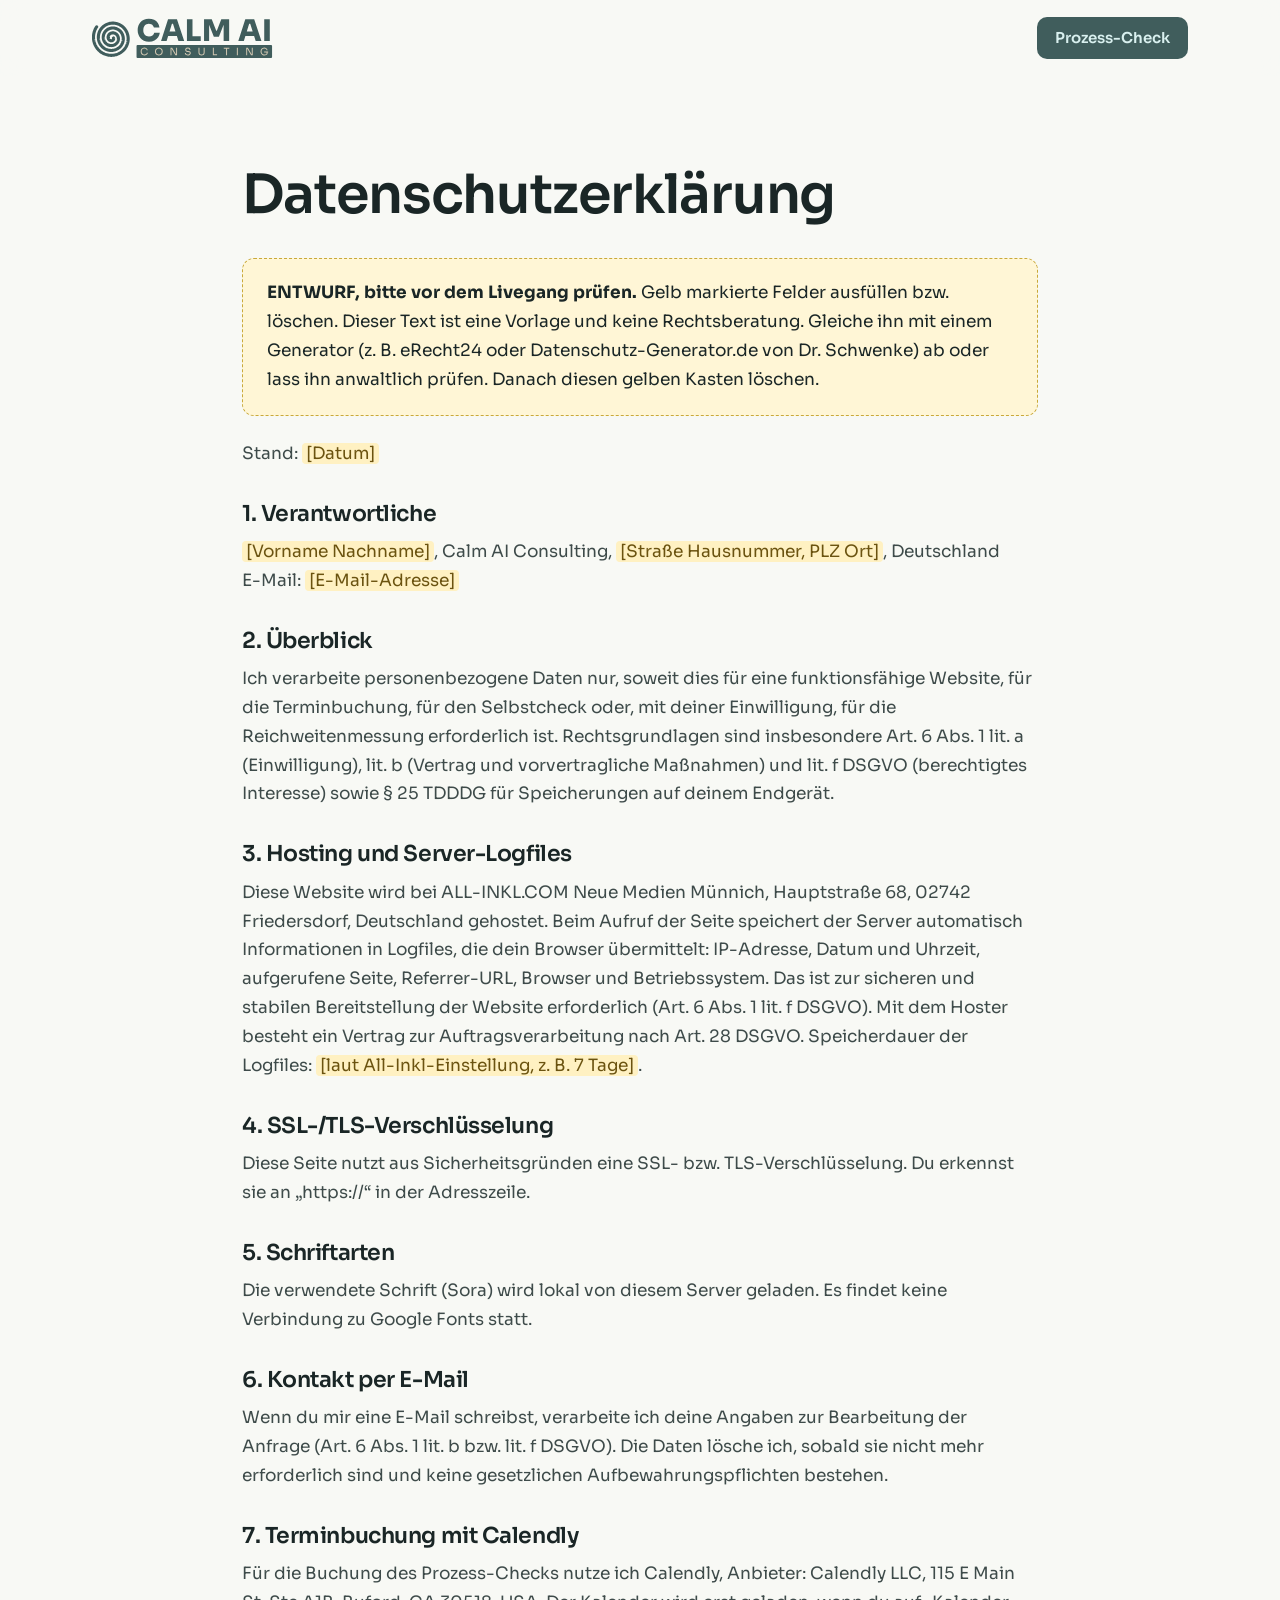
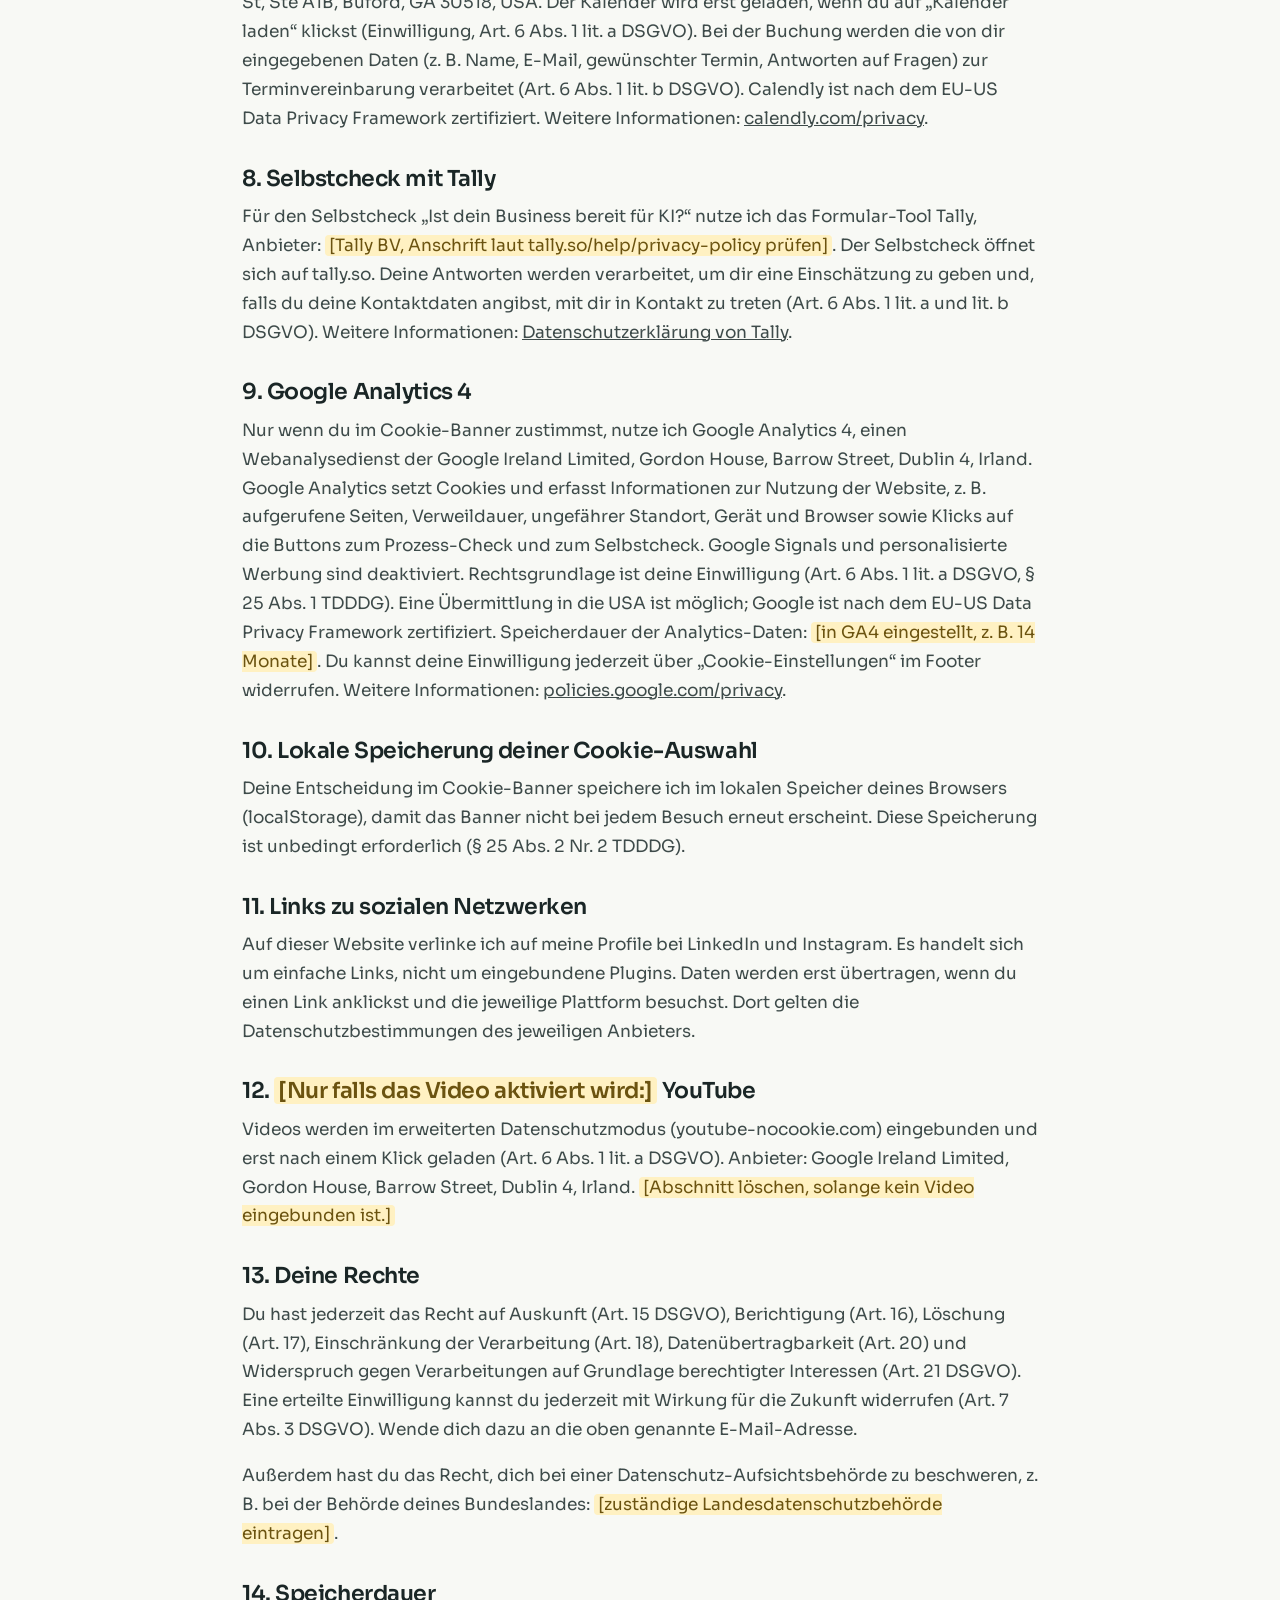
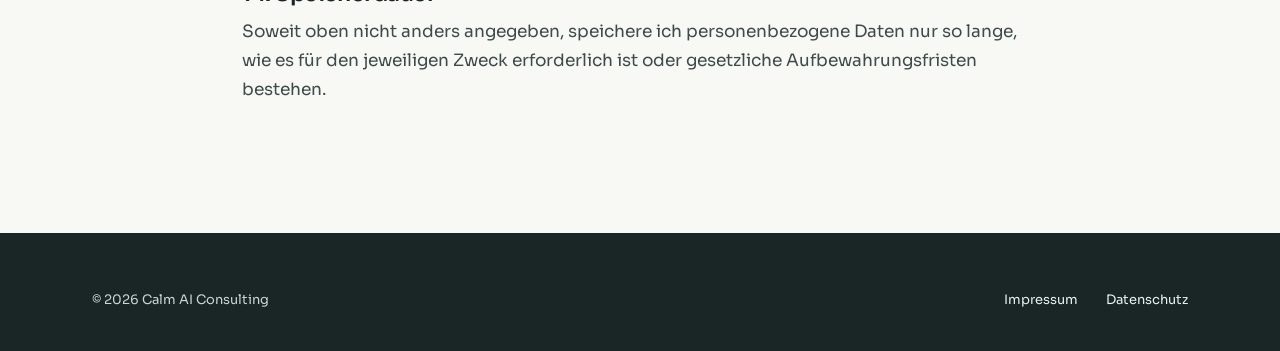
<file: public/calm-ai/datenschutz/index.html>
<!doctype html>
<html lang="de">
<head>
  <meta charset="utf-8">
  <meta name="viewport" content="width=device-width, initial-scale=1">
  <title>Datenschutzerklärung | Calm AI</title>
  <meta name="robots" content="noindex, follow">
  <link rel="icon" href="../assets/img/favicon.svg" type="image/svg+xml">
  <link rel="stylesheet" href="../assets/css/style.css">
</head>
<body>
  <header class="header">
    <div class="container header__inner">
      <a class="logo" href="../" aria-label="Calm AI Consulting, zur Startseite">
        <img src="../assets/img/calmai-logo.svg" alt="Calm AI Consulting" width="203" height="45">
      </a>
      <a class="btn btn--sm" href="../prozess-check/">Prozess-Check</a>
    </div>
  </header>
  <main class="legal">
    <div class="container container--narrow">
      <h1>Datenschutzerklärung</h1>
      <div class="todo">
        <strong>ENTWURF, bitte vor dem Livegang prüfen.</strong> Gelb markierte Felder ausfüllen bzw. löschen.
        Dieser Text ist eine Vorlage und keine Rechtsberatung. Gleiche ihn mit einem Generator (z. B. eRecht24 oder Datenschutz-Generator.de von Dr. Schwenke) ab oder lass ihn anwaltlich prüfen. Danach diesen gelben Kasten löschen.
      </div>
      <p>Stand: <mark class="ph">[Datum]</mark></p>

      <h2>1. Verantwortliche</h2>
      <p><mark class="ph">[Vorname Nachname]</mark>, Calm AI Consulting, <mark class="ph">[Straße Hausnummer, PLZ Ort]</mark>, Deutschland<br>E-Mail: <mark class="ph">[E-Mail-Adresse]</mark></p>

      <h2>2. Überblick</h2>
      <p>Ich verarbeite personenbezogene Daten nur, soweit dies für eine funktionsfähige Website, für die Terminbuchung, für den Selbstcheck oder, mit deiner Einwilligung, für die Reichweitenmessung erforderlich ist. Rechtsgrundlagen sind insbesondere Art. 6 Abs. 1 lit. a (Einwilligung), lit. b (Vertrag und vorvertragliche Maßnahmen) und lit. f DSGVO (berechtigtes Interesse) sowie § 25 TDDDG für Speicherungen auf deinem Endgerät.</p>

      <h2>3. Hosting und Server-Logfiles</h2>
      <p>Diese Website wird bei ALL-INKL.COM Neue Medien Münnich, Hauptstraße 68, 02742 Friedersdorf, Deutschland gehostet. Beim Aufruf der Seite speichert der Server automatisch Informationen in Logfiles, die dein Browser übermittelt: IP-Adresse, Datum und Uhrzeit, aufgerufene Seite, Referrer-URL, Browser und Betriebssystem. Das ist zur sicheren und stabilen Bereitstellung der Website erforderlich (Art. 6 Abs. 1 lit. f DSGVO). Mit dem Hoster besteht ein Vertrag zur Auftragsverarbeitung nach Art. 28 DSGVO. Speicherdauer der Logfiles: <mark class="ph">[laut All-Inkl-Einstellung, z. B. 7 Tage]</mark>.</p>

      <h2>4. SSL-/TLS-Verschlüsselung</h2>
      <p>Diese Seite nutzt aus Sicherheitsgründen eine SSL- bzw. TLS-Verschlüsselung. Du erkennst sie an „https://“ in der Adresszeile.</p>

      <h2>5. Schriftarten</h2>
      <p>Die verwendete Schrift (Sora) wird lokal von diesem Server geladen. Es findet keine Verbindung zu Google Fonts statt.</p>

      <h2>6. Kontakt per E-Mail</h2>
      <p>Wenn du mir eine E-Mail schreibst, verarbeite ich deine Angaben zur Bearbeitung der Anfrage (Art. 6 Abs. 1 lit. b bzw. lit. f DSGVO). Die Daten lösche ich, sobald sie nicht mehr erforderlich sind und keine gesetzlichen Aufbewahrungspflichten bestehen.</p>

      <h2>7. Terminbuchung mit Calendly</h2>
      <p>Für die Buchung des Prozess-Checks nutze ich Calendly, Anbieter: Calendly LLC, 115 E Main St, Ste A1B, Buford, GA 30518, USA. Der Kalender wird erst geladen, wenn du auf „Kalender laden“ klickst (Einwilligung, Art. 6 Abs. 1 lit. a DSGVO). Bei der Buchung werden die von dir eingegebenen Daten (z. B. Name, E-Mail, gewünschter Termin, Antworten auf Fragen) zur Terminvereinbarung verarbeitet (Art. 6 Abs. 1 lit. b DSGVO). Calendly ist nach dem EU-US Data Privacy Framework zertifiziert. Weitere Informationen: <a href="https://calendly.com/privacy" target="_blank" rel="noopener">calendly.com/privacy</a>.</p>

      <h2>8. Selbstcheck mit Tally</h2>
      <p>Für den Selbstcheck „Ist dein Business bereit für KI?“ nutze ich das Formular-Tool Tally, Anbieter: <mark class="ph">[Tally BV, Anschrift laut tally.so/help/privacy-policy prüfen]</mark>. Der Selbstcheck öffnet sich auf tally.so. Deine Antworten werden verarbeitet, um dir eine Einschätzung zu geben und, falls du deine Kontaktdaten angibst, mit dir in Kontakt zu treten (Art. 6 Abs. 1 lit. a und lit. b DSGVO). Weitere Informationen: <a href="https://tally.so/help/privacy-policy" target="_blank" rel="noopener">Datenschutzerklärung von Tally</a>.</p>

      <h2>9. Google Analytics 4</h2>
      <p>Nur wenn du im Cookie-Banner zustimmst, nutze ich Google Analytics 4, einen Webanalysedienst der Google Ireland Limited, Gordon House, Barrow Street, Dublin 4, Irland. Google Analytics setzt Cookies und erfasst Informationen zur Nutzung der Website, z. B. aufgerufene Seiten, Verweildauer, ungefährer Standort, Gerät und Browser sowie Klicks auf die Buttons zum Prozess-Check und zum Selbstcheck. Google Signals und personalisierte Werbung sind deaktiviert. Rechtsgrundlage ist deine Einwilligung (Art. 6 Abs. 1 lit. a DSGVO, § 25 Abs. 1 TDDDG). Eine Übermittlung in die USA ist möglich; Google ist nach dem EU-US Data Privacy Framework zertifiziert. Speicherdauer der Analytics-Daten: <mark class="ph">[in GA4 eingestellt, z. B. 14 Monate]</mark>. Du kannst deine Einwilligung jederzeit über „Cookie-Einstellungen“ im Footer widerrufen. Weitere Informationen: <a href="https://policies.google.com/privacy" target="_blank" rel="noopener">policies.google.com/privacy</a>.</p>

      <h2>10. Lokale Speicherung deiner Cookie-Auswahl</h2>
      <p>Deine Entscheidung im Cookie-Banner speichere ich im lokalen Speicher deines Browsers (localStorage), damit das Banner nicht bei jedem Besuch erneut erscheint. Diese Speicherung ist unbedingt erforderlich (§ 25 Abs. 2 Nr. 2 TDDDG).</p>

      <h2>11. Links zu sozialen Netzwerken</h2>
      <p>Auf dieser Website verlinke ich auf meine Profile bei LinkedIn und Instagram. Es handelt sich um einfache Links, nicht um eingebundene Plugins. Daten werden erst übertragen, wenn du einen Link anklickst und die jeweilige Plattform besuchst. Dort gelten die Datenschutzbestimmungen des jeweiligen Anbieters.</p>

      <h2>12. <mark class="ph">[Nur falls das Video aktiviert wird:]</mark> YouTube</h2>
      <p>Videos werden im erweiterten Datenschutzmodus (youtube-nocookie.com) eingebunden und erst nach einem Klick geladen (Art. 6 Abs. 1 lit. a DSGVO). Anbieter: Google Ireland Limited, Gordon House, Barrow Street, Dublin 4, Irland. <mark class="ph">[Abschnitt löschen, solange kein Video eingebunden ist.]</mark></p>

      <h2>13. Deine Rechte</h2>
      <p>Du hast jederzeit das Recht auf Auskunft (Art. 15 DSGVO), Berichtigung (Art. 16), Löschung (Art. 17), Einschränkung der Verarbeitung (Art. 18), Datenübertragbarkeit (Art. 20) und Widerspruch gegen Verarbeitungen auf Grundlage berechtigter Interessen (Art. 21 DSGVO). Eine erteilte Einwilligung kannst du jederzeit mit Wirkung für die Zukunft widerrufen (Art. 7 Abs. 3 DSGVO). Wende dich dazu an die oben genannte E-Mail-Adresse.</p>
      <p>Außerdem hast du das Recht, dich bei einer Datenschutz-Aufsichtsbehörde zu beschweren, z. B. bei der Behörde deines Bundeslandes: <mark class="ph">[zuständige Landesdatenschutzbehörde eintragen]</mark>.</p>

      <h2>14. Speicherdauer</h2>
      <p>Soweit oben nicht anders angegeben, speichere ich personenbezogene Daten nur so lange, wie es für den jeweiligen Zweck erforderlich ist oder gesetzliche Aufbewahrungsfristen bestehen.</p>
    </div>
  </main>
  <footer class="footer">
    <div class="container">
      <div class="footer__bottom" style="margin-top:0;border-top:0;padding-top:0">
        <span>© <span data-year>2026</span> Calm AI Consulting</span>
        <span class="footer__links"><a href="../impressum/">Impressum</a><a href="../datenschutz/">Datenschutz</a><button type="button" class="footer__consent" data-consent-open hidden>Cookie-Einstellungen</button></span>
      </div>
    </div>
  </footer>
  <script src="../assets/js/consent.js" defer></script>
  <script src="../assets/js/main.js" defer></script>
</body>
</html>
</file>
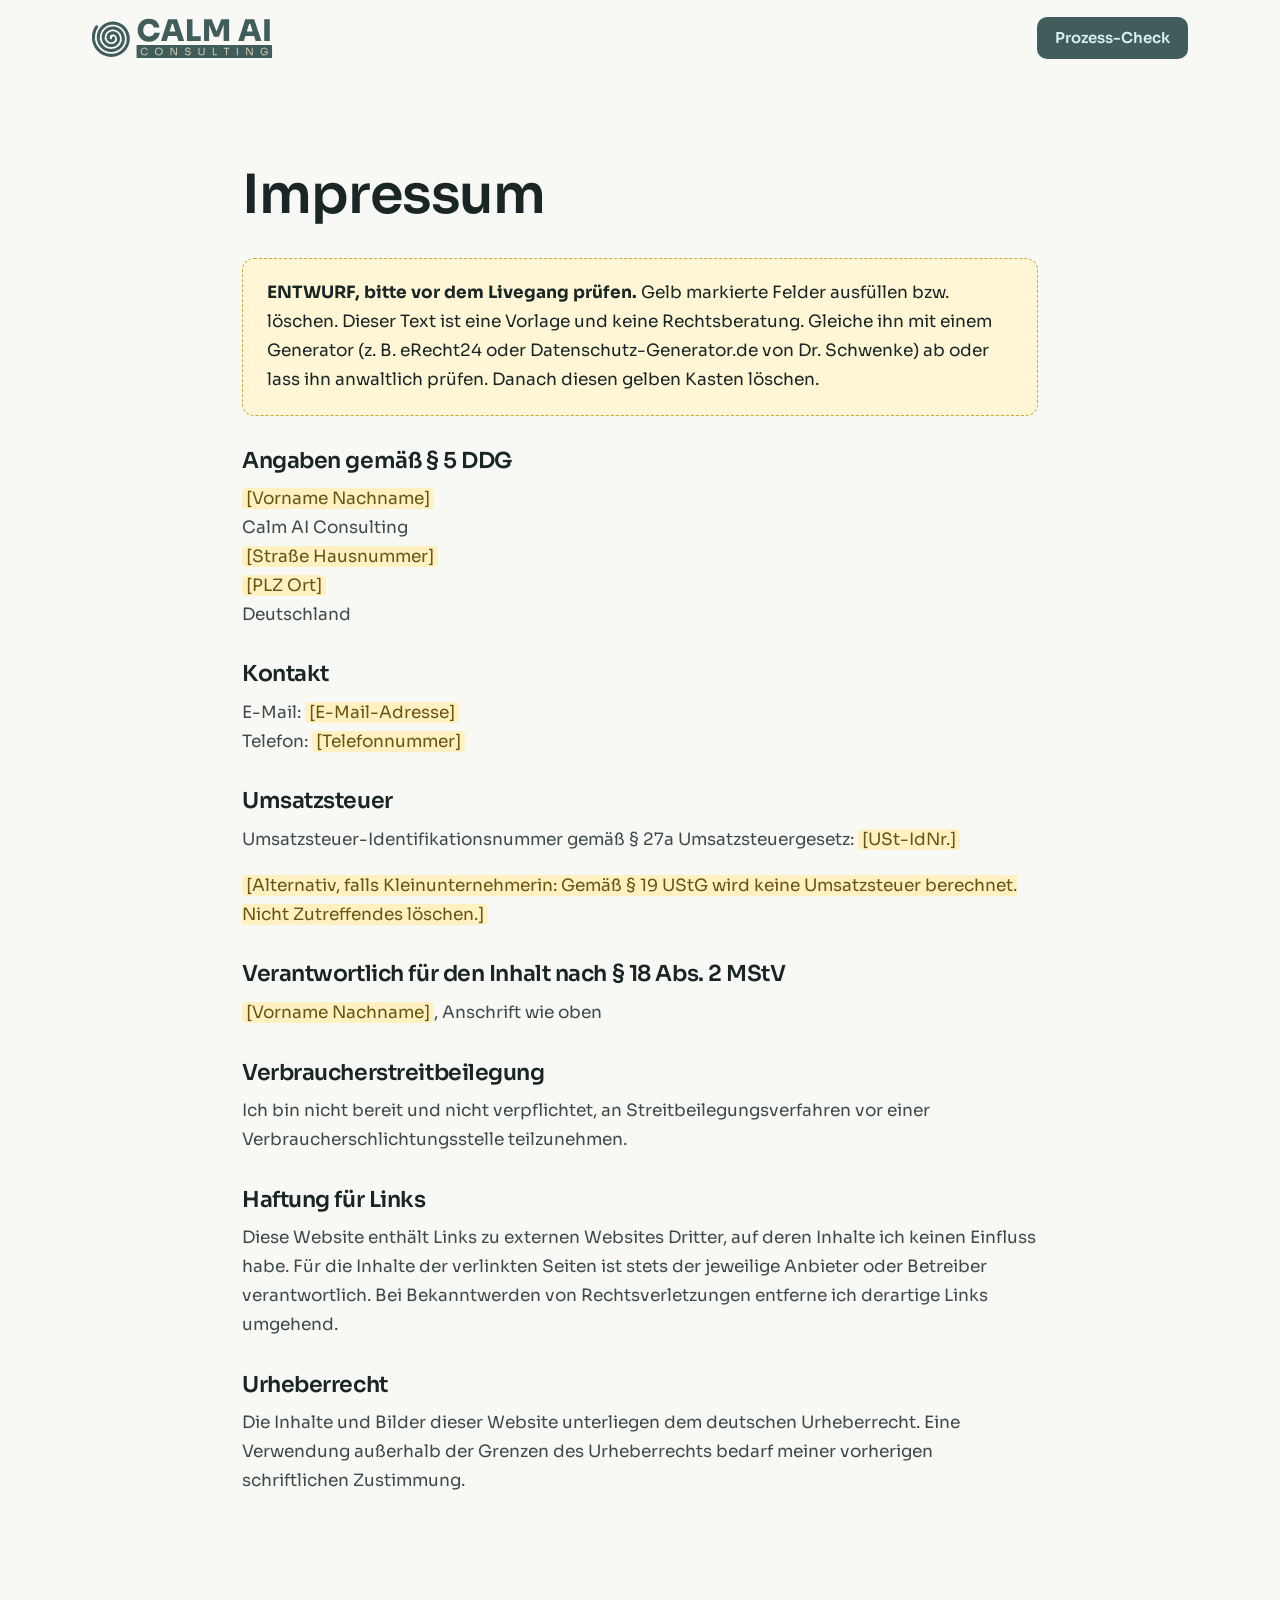
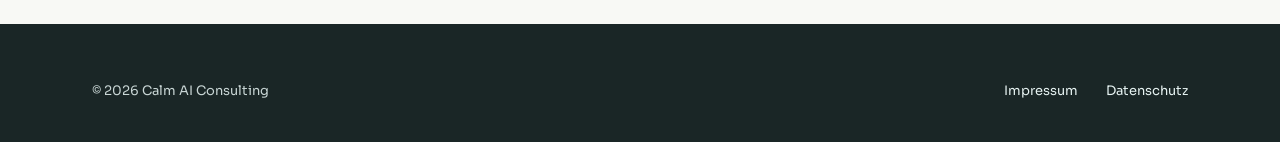
<file: public/calm-ai/impressum/index.html>
<!doctype html>
<html lang="de">
<head>
  <meta charset="utf-8">
  <meta name="viewport" content="width=device-width, initial-scale=1">
  <title>Impressum | Calm AI</title>
  <meta name="robots" content="noindex, follow">
  <link rel="icon" href="../assets/img/favicon.svg" type="image/svg+xml">
  <link rel="stylesheet" href="../assets/css/style.css">
</head>
<body>
  <header class="header">
    <div class="container header__inner">
      <a class="logo" href="../" aria-label="Calm AI Consulting, zur Startseite">
        <img src="../assets/img/calmai-logo.svg" alt="Calm AI Consulting" width="203" height="45">
      </a>
      <a class="btn btn--sm" href="../prozess-check/">Prozess-Check</a>
    </div>
  </header>
  <main class="legal">
    <div class="container container--narrow">
      <h1>Impressum</h1>
      <div class="todo">
        <strong>ENTWURF, bitte vor dem Livegang prüfen.</strong> Gelb markierte Felder ausfüllen bzw. löschen.
        Dieser Text ist eine Vorlage und keine Rechtsberatung. Gleiche ihn mit einem Generator (z. B. eRecht24 oder Datenschutz-Generator.de von Dr. Schwenke) ab oder lass ihn anwaltlich prüfen. Danach diesen gelben Kasten löschen.
      </div>
      <h2>Angaben gemäß § 5 DDG</h2>
      <p><mark class="ph">[Vorname Nachname]</mark><br>Calm AI Consulting<br><mark class="ph">[Straße Hausnummer]</mark><br><mark class="ph">[PLZ Ort]</mark><br>Deutschland</p>

      <h2>Kontakt</h2>
      <p>E-Mail: <mark class="ph">[E-Mail-Adresse]</mark><br>Telefon: <mark class="ph">[Telefonnummer]</mark></p>

      <h2>Umsatzsteuer</h2>
      <p>Umsatzsteuer-Identifikationsnummer gemäß § 27a Umsatzsteuergesetz: <mark class="ph">[USt-IdNr.]</mark></p>
      <p><mark class="ph">[Alternativ, falls Kleinunternehmerin: Gemäß § 19 UStG wird keine Umsatzsteuer berechnet. Nicht Zutreffendes löschen.]</mark></p>

      <h2>Verantwortlich für den Inhalt nach § 18 Abs. 2 MStV</h2>
      <p><mark class="ph">[Vorname Nachname]</mark>, Anschrift wie oben</p>

      <h2>Verbraucherstreitbeilegung</h2>
      <p>Ich bin nicht bereit und nicht verpflichtet, an Streitbeilegungsverfahren vor einer Verbraucherschlichtungsstelle teilzunehmen.</p>

      <h2>Haftung für Links</h2>
      <p>Diese Website enthält Links zu externen Websites Dritter, auf deren Inhalte ich keinen Einfluss habe. Für die Inhalte der verlinkten Seiten ist stets der jeweilige Anbieter oder Betreiber verantwortlich. Bei Bekanntwerden von Rechtsverletzungen entferne ich derartige Links umgehend.</p>

      <h2>Urheberrecht</h2>
      <p>Die Inhalte und Bilder dieser Website unterliegen dem deutschen Urheberrecht. Eine Verwendung außerhalb der Grenzen des Urheberrechts bedarf meiner vorherigen schriftlichen Zustimmung.</p>
    </div>
  </main>
  <footer class="footer">
    <div class="container">
      <div class="footer__bottom" style="margin-top:0;border-top:0;padding-top:0">
        <span>© <span data-year>2026</span> Calm AI Consulting</span>
        <span class="footer__links"><a href="../impressum/">Impressum</a><a href="../datenschutz/">Datenschutz</a><button type="button" class="footer__consent" data-consent-open hidden>Cookie-Einstellungen</button></span>
      </div>
    </div>
  </footer>
  <script src="../assets/js/consent.js" defer></script>
  <script src="../assets/js/main.js" defer></script>
</body>
</html>
</file>
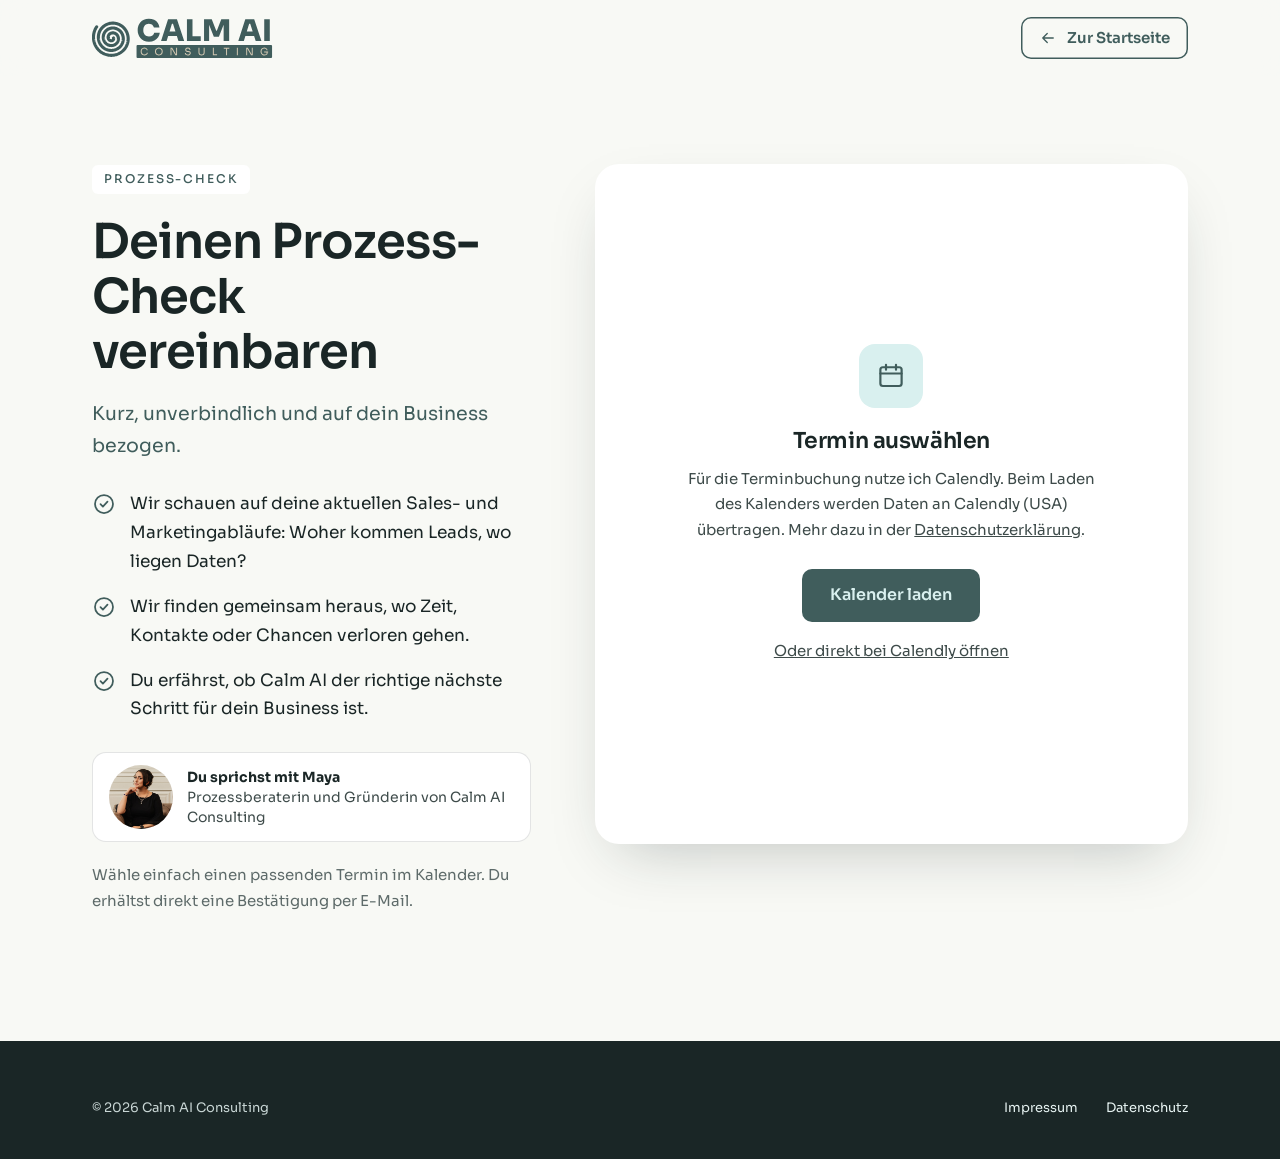
<file: public/calm-ai/prozess-check/index.html>
<!doctype html>
<html lang="de">
<head>
  <meta charset="utf-8">
  <meta name="viewport" content="width=device-width, initial-scale=1">
  <title>Prozess-Check vereinbaren | Calm AI</title>
  <meta name="description" content="Vereinbare deinen unverbindlichen Prozess-Check mit Calm AI. Wir schauen gemeinsam, wo Zeit, Kontakte oder Chancen in deinem Sales- und Marketingprozess verloren gehen.">
  <link rel="canonical" href="https://calmaiconsulting.com/prozess-check/">
  <meta name="theme-color" content="#F8F9F5">
  <meta property="og:title" content="Prozess-Check vereinbaren | Calm AI">
  <meta property="og:url" content="https://calmaiconsulting.com/prozess-check/">
  <meta property="og:image" content="https://calmaiconsulting.com/assets/img/founder.jpg">
  <link rel="icon" href="../assets/img/favicon.svg" type="image/svg+xml">
  <link rel="preload" href="../assets/fonts/sora-latin-wght-normal.woff2" as="font" type="font/woff2" crossorigin>
  <link rel="stylesheet" href="../assets/css/style.css">
</head>
<body>
  <svg width="0" height="0" style="position:absolute" aria-hidden="true">
    <symbol id="i-check" viewBox="0 0 24 24"><circle cx="12" cy="12" r="9"/><path d="m8.5 12.2 2.4 2.4 4.6-5"/></symbol>
    <symbol id="i-calendar" viewBox="0 0 24 24"><rect x="3.5" y="5" width="17" height="15" rx="2"/><path d="M3.5 10h17M8 3v4M16 3v4"/></symbol>
    <symbol id="i-back" viewBox="0 0 24 24"><path d="M19 12H5M11 6l-6 6 6 6"/></symbol>
  </svg>

  <header class="header" id="top">
    <div class="container header__inner">
      <a class="logo" href="../" aria-label="Calm AI Consulting, zur Startseite">
        <img src="../assets/img/calmai-logo.svg" alt="Calm AI Consulting" width="203" height="45">
      </a>
      <a class="btn btn--ghost btn--sm" href="../"><svg class="icon" style="width:18px;height:18px"><use href="#i-back"/></svg>Zur Startseite</a>
    </div>
  </header>

  <main class="booking">
    <div class="container booking__grid">
      <div>
        <span class="label">Prozess-Check</span>
        <h1>Deinen Prozess-Check vereinbaren</h1>
        <p class="lead">Kurz, unverbindlich und auf dein Business bezogen.</p>
        <ul class="booking__list">
          <li><svg class="icon"><use href="#i-check"/></svg><span>Wir schauen auf deine aktuellen Sales- und Marketingabläufe: Woher kommen Leads, wo liegen Daten?</span></li>
          <li><svg class="icon"><use href="#i-check"/></svg><span>Wir finden gemeinsam heraus, wo Zeit, Kontakte oder Chancen verloren gehen.</span></li>
          <li><svg class="icon"><use href="#i-check"/></svg><span>Du erfährst, ob Calm AI der richtige nächste Schritt für dein Business ist.</span></li>
        </ul>
        <div class="host">
          <img src="../assets/img/maya-portrait.jpg" alt="Maya, Gründerin von Calm AI Consulting" width="64" height="64">
          <p><strong>Du sprichst mit Maya</strong><br>Prozessberaterin und Gründerin von Calm AI Consulting</p>
        </div>
        <p class="muted" style="font-size:.9375rem">Wähle einfach einen passenden Termin im Kalender. Du erhältst direkt eine Bestätigung per E-Mail.</p>
      </div>

      <!-- Calendly loads only after a click (two-click solution, GDPR friendly). -->
      <div class="calendar" data-calendly="https://calendly.com/calmai/calmai-erstgespraech?hide_gdpr_banner=1&amp;primary_color=405d5c&amp;background_color=ffffff&amp;text_color=1a2626">
        <div class="consent">
          <div class="consent__icon"><svg class="icon" style="width:30px;height:30px"><use href="#i-calendar"/></svg></div>
          <h2>Termin auswählen</h2>
          <p>Für die Terminbuchung nutze ich Calendly. Beim Laden des Kalenders werden Daten an Calendly (USA) übertragen. Mehr dazu in der <a href="../datenschutz/">Datenschutzerklärung</a>.</p>
          <button class="btn" type="button" data-calendly-load>Kalender laden</button>
          <p class="consent__alt"><a href="https://calendly.com/calmai/calmai-erstgespraech" target="_blank" rel="noopener">Oder direkt bei Calendly öffnen</a></p>
        </div>
      </div>
    </div>
  </main>

  <footer class="footer">
    <div class="container">
      <div class="footer__bottom" style="margin-top:0;border-top:0;padding-top:0">
        <span>© <span data-year>2026</span> Calm AI Consulting</span>
        <span class="footer__links"><a href="../impressum/">Impressum</a><a href="../datenschutz/">Datenschutz</a><button type="button" class="footer__consent" data-consent-open hidden>Cookie-Einstellungen</button></span>
      </div>
    </div>
  </footer>

  <script src="../assets/js/consent.js" defer></script>
  <script src="../assets/js/main.js" defer></script>
</body>
</html>
</file>
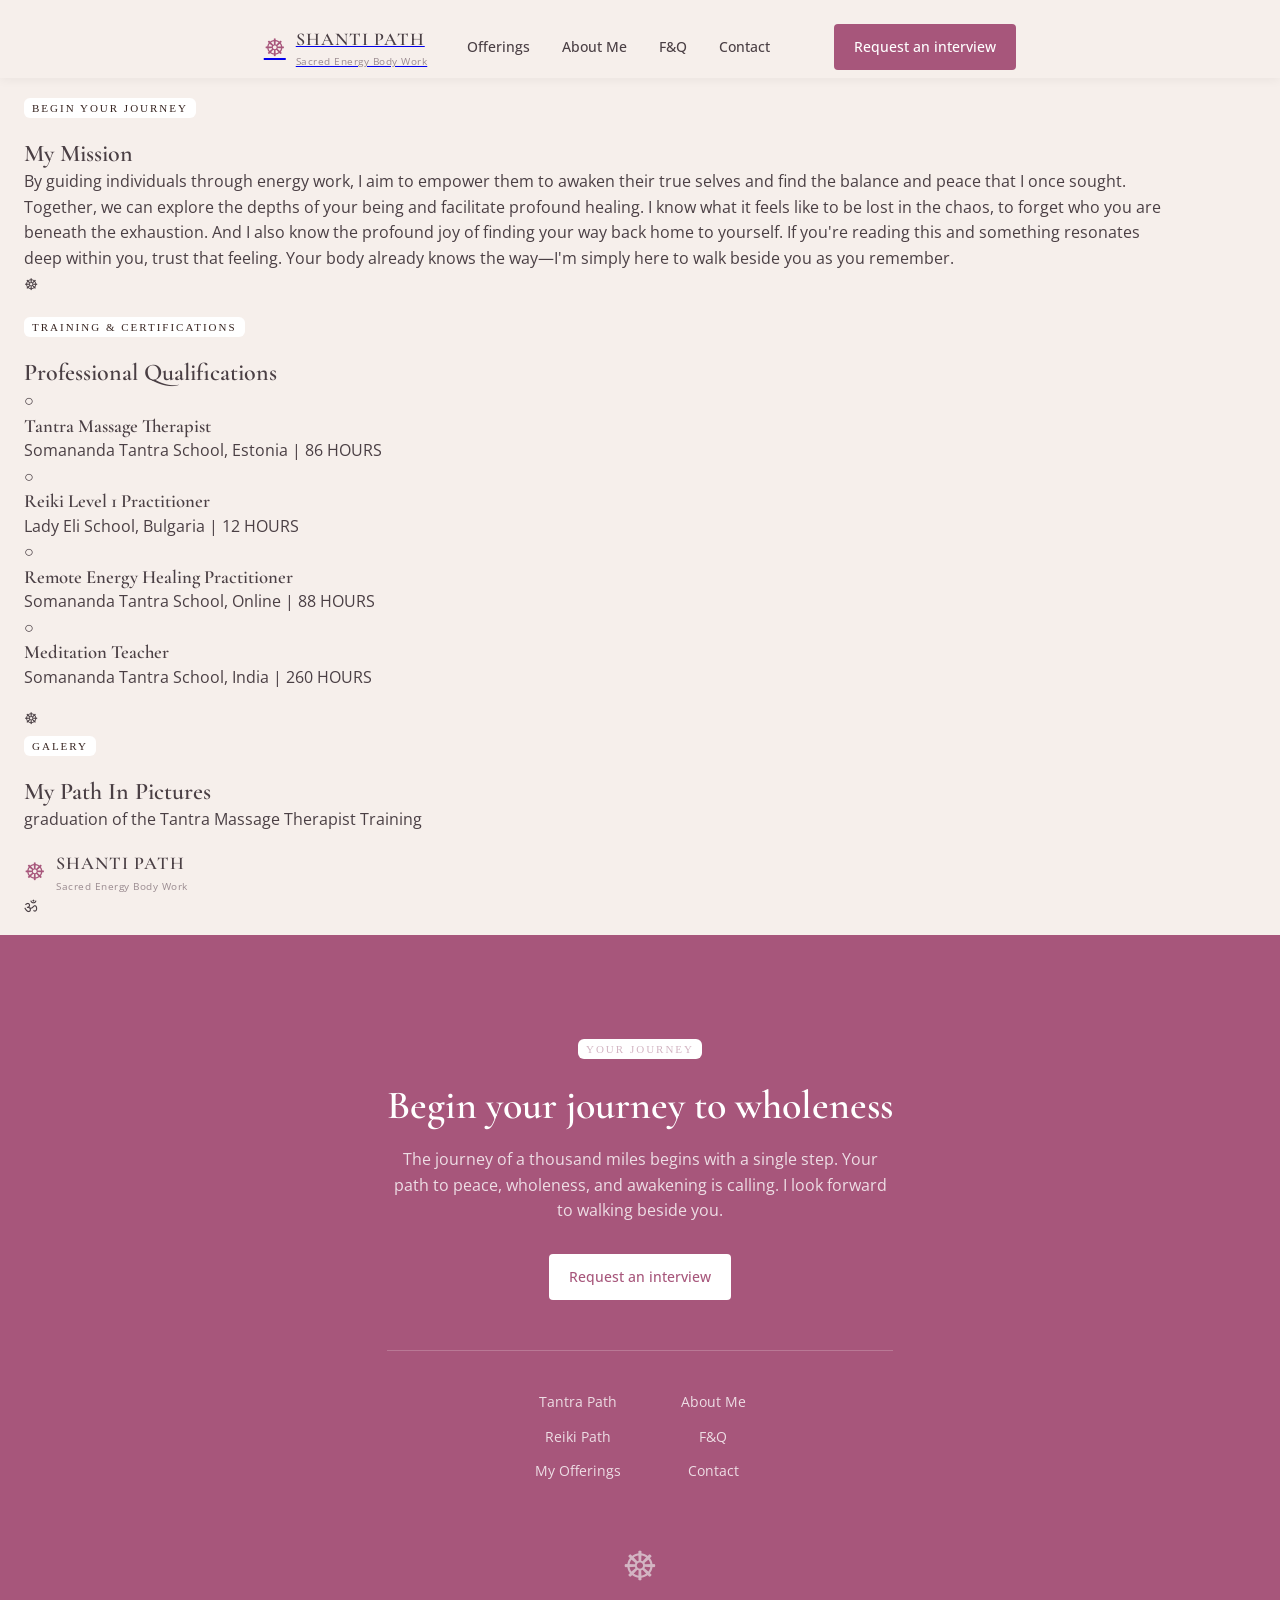
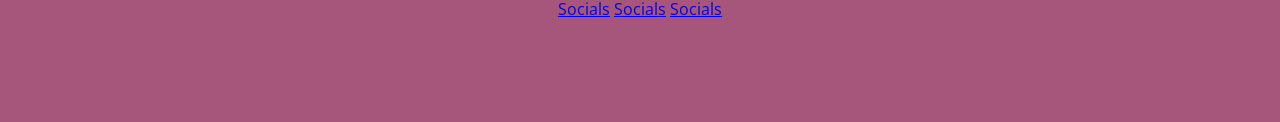
<file: public/tantra-website/about.html>
<!DOCTYPE html>
<html lang="en">
<head>
    <meta charset="UTF-8">
    <meta name="viewport" content="width=device-width, initial-scale=1.0">
    <title>About Me - Shanti Path</title>
    <link rel="preconnect" href="https://fonts.googleapis.com">
    <link rel="preconnect" href="https://fonts.gstatic.com" crossorigin>
    <link href="https://fonts.googleapis.com/css2?family=Cormorant+Garamond:ital,wght@0,400;0,500;0,600;0,700;1,400&family=Open+Sans:wght@300;400;500;600&display=swap" rel="stylesheet">
    <link rel="stylesheet" href="style.css">
</head>
<body>
    <!-- Header -->
    <header class="header">
        <div class="container">
            <div class="header-content">
                <a href="index.html" class="logo">
                    <span class="logo-icon">☸</span>
                    <div class="logo-text">
                        <span class="logo-name">SHANTI PATH</span>
                        <span class="logo-tagline">Sacred Energy Body Work</span>
                    </div>
                </a>
                <nav class="nav">
                    <ul class="nav-list">
                        <li><a href="offerings.html">Offerings</a></li>
                        <li><a href="about.html">About Me</a></li>
                        <li><a href="faq.html">F&Q</a></li>
                        <li><a href="contact.html">Contact</a></li>
                    </ul>
                </nav>
                <a href="contact.html" class="btn btn-primary">Request an interview</a>
                <button class="mobile-menu-btn" aria-label="Toggle menu">☰</button>
            </div>
        </div>
    </header>

    <!-- Mission Section -->
    <section class="mission-section">
        <div class="container">
            <span class="section-label">BEGIN YOUR JOURNEY</span>
            <h1>My Mission</h1>
            <p class="mission-text">
                By guiding individuals through energy work, I aim to empower them to awaken their true selves and find the balance and peace that I once sought. Together, we can explore the depths of your being and facilitate profound healing. I know what it feels like to be lost in the chaos, to forget who you are beneath the exhaustion. And I also know the profound joy of finding your way back home to yourself. If you're reading this and something resonates deep within you, trust that feeling. Your body already knows the way—I'm simply here to walk beside you as you remember.
            </p>
            <div class="decorative-icon">☸</div>
        </div>
    </section>

    <!-- Qualifications Section -->
    <section class="qualifications-section">
        <div class="container">
            <span class="section-label">TRAINING & CERTIFICATIONS</span>
            <h2>Professional Qualifications</h2>
            <div class="qualifications-list">
                <div class="qualification-item">
                    <span class="qual-icon">○</span>
                    <div class="qual-content">
                        <h3>Tantra Massage Therapist</h3>
                        <p>Somananda Tantra School, Estonia | 86 HOURS</p>
                    </div>
                </div>
                <div class="qualification-item">
                    <span class="qual-icon">○</span>
                    <div class="qual-content">
                        <h3>Reiki Level 1 Practitioner</h3>
                        <p>Lady Eli School, Bulgaria | 12 HOURS</p>
                    </div>
                </div>
                <div class="qualification-item">
                    <span class="qual-icon">○</span>
                    <div class="qual-content">
                        <h3>Remote Energy Healing Practitioner</h3>
                        <p>Somananda Tantra School, Online | 88 HOURS</p>
                    </div>
                </div>
                <div class="qualification-item">
                    <span class="qual-icon">○</span>
                    <div class="qual-content">
                        <h3>Meditation Teacher</h3>
                        <p>Somananda Tantra School, India | 260 HOURS</p>
                    </div>
                </div>
            </div>
        </div>
    </section>

    <!-- Gallery Section -->
    <section class="gallery-section">
        <div class="container">
            <div class="decorative-icon">☸</div>
            <span class="section-label">GALERY</span>
            <h2>My Path In Pictures</h2>
            <p class="gallery-subtitle">graduation of the Tantra Massage Therapist Training</p>
            <div class="gallery-grid">
                <!-- Gallery images would go here -->
                <div class="gallery-placeholder"></div>
                <div class="gallery-placeholder"></div>
                <div class="gallery-placeholder"></div>
            </div>
        </div>
    </section>

    <!-- Logo Divider -->
    <section class="logo-divider">
        <div class="container">
            <div class="logo-divider-content">
                <div class="logo">
                    <span class="logo-icon">☸</span>
                    <div class="logo-text">
                        <span class="logo-name">SHANTI PATH</span>
                        <span class="logo-tagline">Sacred Energy Body Work</span>
                    </div>
                </div>
                <span class="om-symbol">ॐ</span>
            </div>
        </div>
    </section>

    <!-- CTA Footer -->
    <footer class="cta-section">
        <div class="container">
            <span class="section-label">YOUR JOURNEY</span>
            <h2>Begin your journey to wholeness</h2>
            <p>The journey of a thousand miles begins with a single step. Your path to peace, wholeness, and awakening is calling. I look forward to walking beside you.</p>
            <a href="contact.html" class="btn btn-light">Request an interview</a>
            <div class="cta-links">
                <div class="cta-link-group">
                    <a href="tantra.html">Tantra Path</a>
                    <a href="#">Reiki Path</a>
                    <a href="offerings.html">My Offerings</a>
                </div>
                <div class="cta-link-group">
                    <a href="about.html">About Me</a>
                    <a href="faq.html">F&Q</a>
                    <a href="contact.html">Contact</a>
                </div>
            </div>
            <div class="footer-logo">
                <span class="footer-logo-icon">☸</span>
            </div>
            <div class="social-links">
                <a href="#">Socials</a>
                <a href="#">Socials</a>
                <a href="#">Socials</a>
            </div>
        </div>
    </footer>

    <script src="script.js"></script>
</body>
</html>
</file>
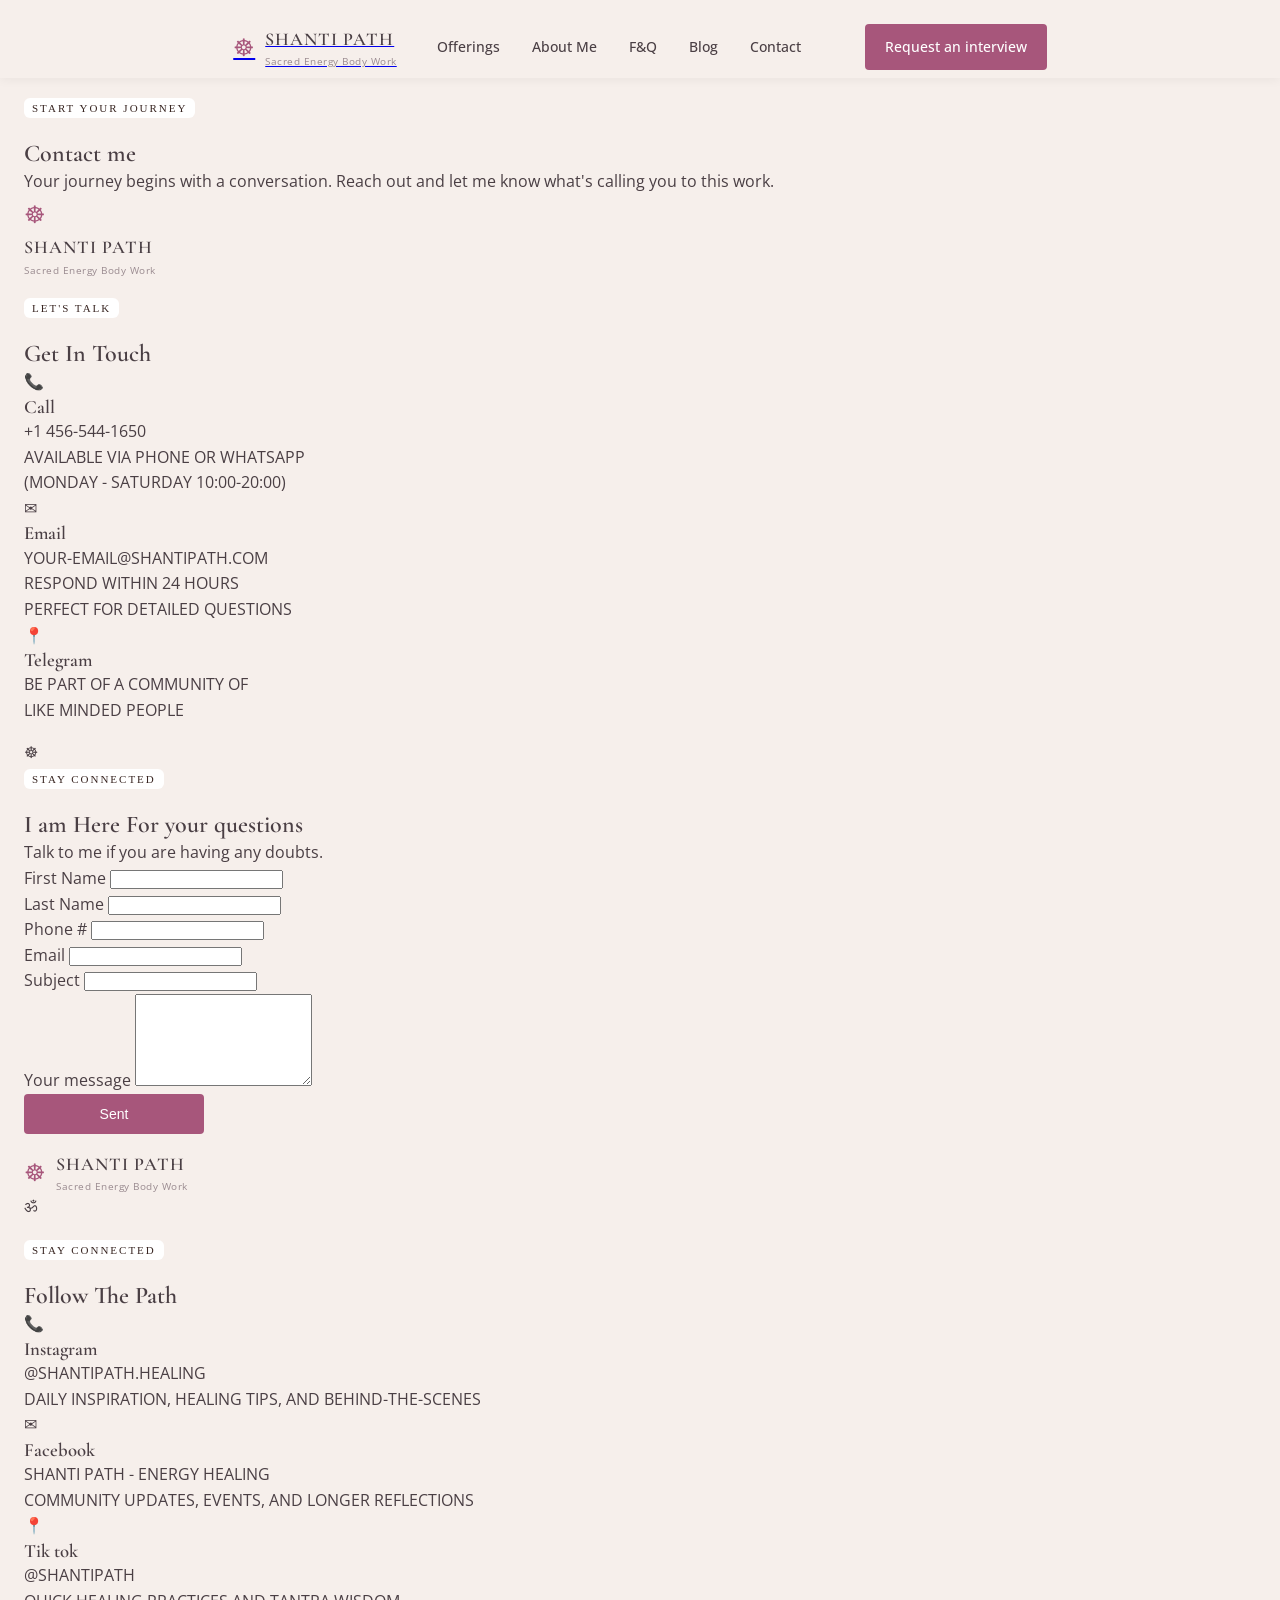
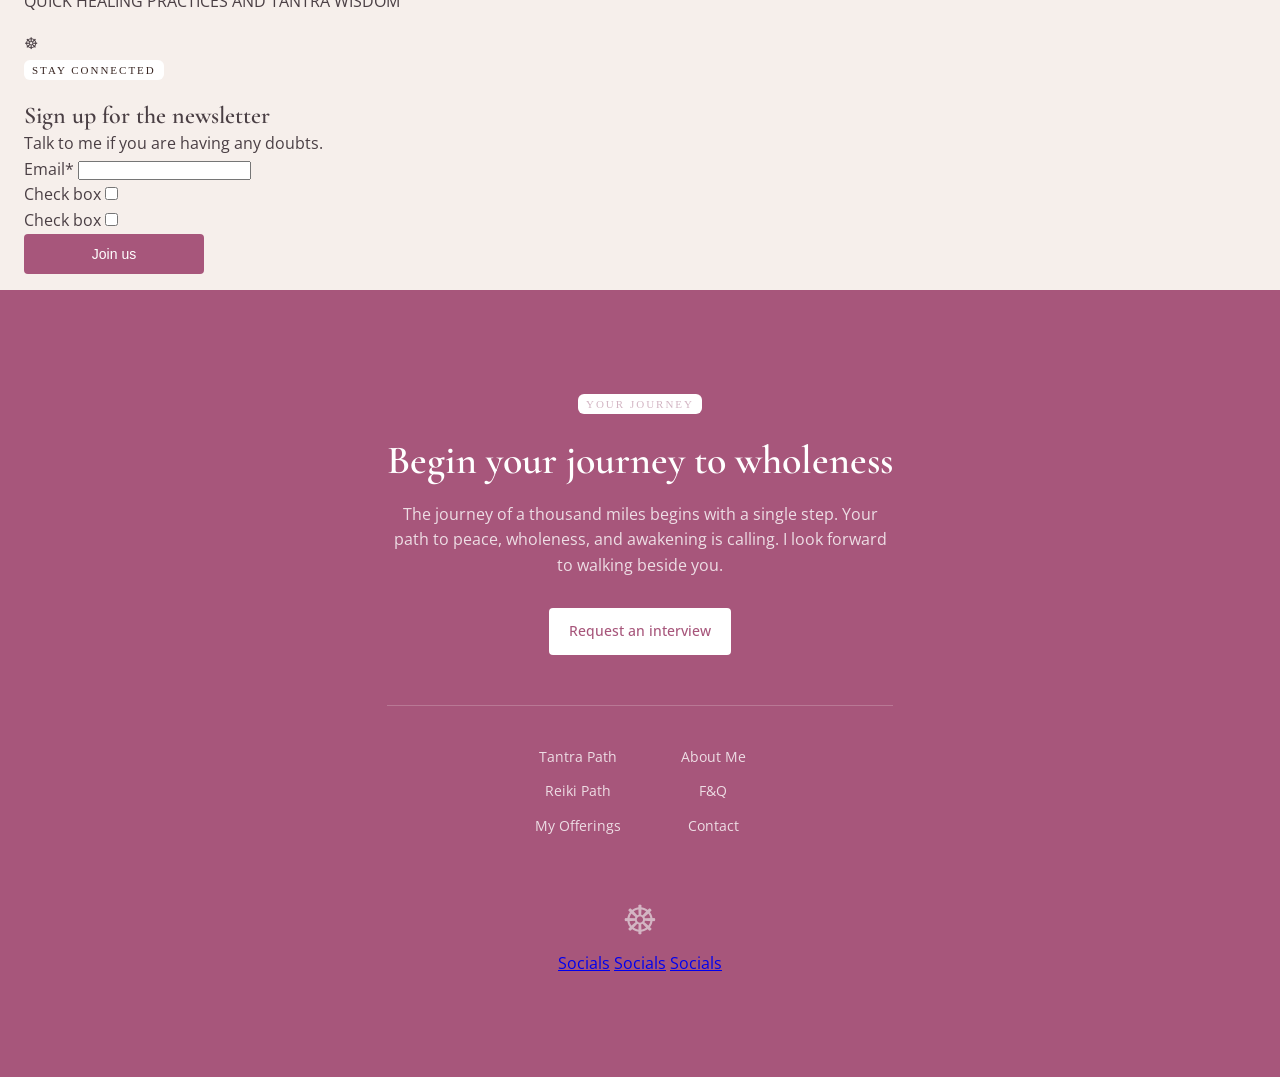
<file: public/tantra-website/contact.html>
<!DOCTYPE html>
<html lang="en">
<head>
    <meta charset="UTF-8">
    <meta name="viewport" content="width=device-width, initial-scale=1.0">
    <title>Contact - Shanti Path</title>
    <link rel="preconnect" href="https://fonts.googleapis.com">
    <link rel="preconnect" href="https://fonts.gstatic.com" crossorigin>
    <link href="https://fonts.googleapis.com/css2?family=Cormorant+Garamond:ital,wght@0,400;0,500;0,600;0,700;1,400&family=Open+Sans:wght@300;400;500;600&display=swap" rel="stylesheet">
    <link rel="stylesheet" href="style.css">
</head>
<body>
    <!-- Header -->
    <header class="header">
        <div class="container">
            <div class="header-content">
                <a href="index.html" class="logo">
                    <span class="logo-icon">☸</span>
                    <div class="logo-text">
                        <span class="logo-name">SHANTI PATH</span>
                        <span class="logo-tagline">Sacred Energy Body Work</span>
                    </div>
                </a>
                <nav class="nav">
                    <ul class="nav-list">
                        <li><a href="offerings.html">Offerings</a></li>
                        <li><a href="about.html">About Me</a></li>
                        <li><a href="faq.html">F&Q</a></li>
                        <li><a href="#">Blog</a></li>
                        <li><a href="contact.html">Contact</a></li>
                    </ul>
                </nav>
                <a href="contact.html" class="btn btn-primary">Request an interview</a>
                <button class="mobile-menu-btn" aria-label="Toggle menu">☰</button>
            </div>
        </div>
    </header>

    <!-- Contact Hero -->
    <section class="contact-hero">
        <div class="container">
            <span class="section-label">START YOUR JOURNEY</span>
            <h1>Contact me</h1>
            <p>Your journey begins with a conversation. Reach out and let me know what's calling you to this work.</p>
            <div class="hero-logo">
                <span class="logo-icon">☸</span>
                <div class="logo-text">
                    <span class="logo-name">SHANTI PATH</span>
                    <span class="logo-tagline">Sacred Energy Body Work</span>
                </div>
            </div>
        </div>
    </section>

    <!-- Get In Touch -->
    <section class="get-in-touch-section">
        <div class="container">
            <span class="section-label">LET'S TALK</span>
            <h2>Get In Touch</h2>
            <div class="contact-cards">
                <div class="contact-card">
                    <span class="contact-card-icon">📞</span>
                    <h3>Call</h3>
                    <p>+1 456-544-1650</p>
                    <p class="contact-note">AVAILABLE VIA PHONE OR WHATSAPP<br>(MONDAY - SATURDAY 10:00-20:00)</p>
                </div>
                <div class="contact-card">
                    <span class="contact-card-icon">✉</span>
                    <h3>Email</h3>
                    <p>YOUR-EMAIL@SHANTIPATH.COM</p>
                    <p class="contact-note">RESPOND WITHIN 24 HOURS<br>PERFECT FOR DETAILED QUESTIONS</p>
                </div>
                <div class="contact-card">
                    <span class="contact-card-icon">📍</span>
                    <h3>Telegram</h3>
                    <p>BE PART OF A COMMUNITY OF<br>LIKE MINDED PEOPLE</p>
                </div>
            </div>
        </div>
    </section>

    <!-- Contact Form -->
    <section class="contact-form-section">
        <div class="container">
            <div class="decorative-icon">☸</div>
            <span class="section-label">STAY CONNECTED</span>
            <h2>I am Here For your questions</h2>
            <p class="form-subtitle">Talk to me if you are having any doubts.</p>
            <form class="contact-form">
                <div class="form-row">
                    <label for="first-name">First Name</label>
                    <input type="text" id="first-name" name="first-name">
                </div>
                <div class="form-row">
                    <label for="last-name">Last Name</label>
                    <input type="text" id="last-name" name="last-name">
                </div>
                <div class="form-row">
                    <label for="phone">Phone #</label>
                    <input type="tel" id="phone" name="phone">
                </div>
                <div class="form-row">
                    <label for="email">Email</label>
                    <input type="email" id="email" name="email">
                </div>
                <div class="form-row">
                    <label for="subject">Subject</label>
                    <input type="text" id="subject" name="subject">
                </div>
                <div class="form-row">
                    <label for="message">Your message</label>
                    <textarea id="message" name="message" rows="6"></textarea>
                </div>
                <button type="submit" class="btn btn-primary">Sent</button>
            </form>
        </div>
    </section>

    <!-- Logo Divider -->
    <section class="logo-divider">
        <div class="container">
            <div class="logo-divider-content">
                <div class="logo">
                    <span class="logo-icon">☸</span>
                    <div class="logo-text">
                        <span class="logo-name">SHANTI PATH</span>
                        <span class="logo-tagline">Sacred Energy Body Work</span>
                    </div>
                </div>
                <span class="om-symbol">ॐ</span>
            </div>
        </div>
    </section>

    <!-- Follow The Path -->
    <section class="follow-section">
        <div class="container">
            <span class="section-label">STAY CONNECTED</span>
            <h2>Follow The Path</h2>
            <div class="social-cards">
                <div class="social-card">
                    <span class="social-icon">📞</span>
                    <h3>Instagram</h3>
                    <p class="social-handle">@SHANTIPATH.HEALING</p>
                    <p>DAILY INSPIRATION, HEALING TIPS, AND BEHIND-THE-SCENES</p>
                </div>
                <div class="social-card">
                    <span class="social-icon">✉</span>
                    <h3>Facebook</h3>
                    <p class="social-handle">SHANTI PATH - ENERGY HEALING</p>
                    <p>COMMUNITY UPDATES, EVENTS, AND LONGER REFLECTIONS</p>
                </div>
                <div class="social-card">
                    <span class="social-icon">📍</span>
                    <h3>Tik tok</h3>
                    <p class="social-handle">@SHANTIPATH</p>
                    <p>QUICK HEALING PRACTICES AND TANTRA WISDOM</p>
                </div>
            </div>
        </div>
    </section>

    <!-- Newsletter -->
    <section class="newsletter-section">
        <div class="container">
            <div class="decorative-icon">☸</div>
            <span class="section-label">STAY CONNECTED</span>
            <h2>Sign up for the newsletter</h2>
            <p class="newsletter-subtitle">Talk to me if you are having any doubts.</p>
            <form class="newsletter-form">
                <div class="form-row">
                    <label for="newsletter-email">Email*</label>
                    <input type="email" id="newsletter-email" name="email" required>
                </div>
                <div class="form-row checkbox-row">
                    <label>Check box</label>
                    <input type="checkbox" name="checkbox1">
                </div>
                <div class="form-row checkbox-row">
                    <label>Check box</label>
                    <input type="checkbox" name="checkbox2">
                </div>
                <button type="submit" class="btn btn-primary">Join us</button>
            </form>
        </div>
    </section>

    <!-- CTA Footer -->
    <footer class="cta-section">
        <div class="container">
            <span class="section-label">YOUR JOURNEY</span>
            <h2>Begin your journey to wholeness</h2>
            <p>The journey of a thousand miles begins with a single step. Your path to peace, wholeness, and awakening is calling. I look forward to walking beside you.</p>
            <a href="contact.html" class="btn btn-light">Request an interview</a>
            <div class="cta-links">
                <div class="cta-link-group">
                    <a href="tantra.html">Tantra Path</a>
                    <a href="#">Reiki Path</a>
                    <a href="offerings.html">My Offerings</a>
                </div>
                <div class="cta-link-group">
                    <a href="about.html">About Me</a>
                    <a href="faq.html">F&Q</a>
                    <a href="contact.html">Contact</a>
                </div>
            </div>
            <div class="footer-logo">
                <span class="footer-logo-icon">☸</span>
            </div>
            <div class="social-links">
                <a href="#">Socials</a>
                <a href="#">Socials</a>
                <a href="#">Socials</a>
            </div>
        </div>
    </footer>

    <script src="script.js"></script>
</body>
</html>
</file>
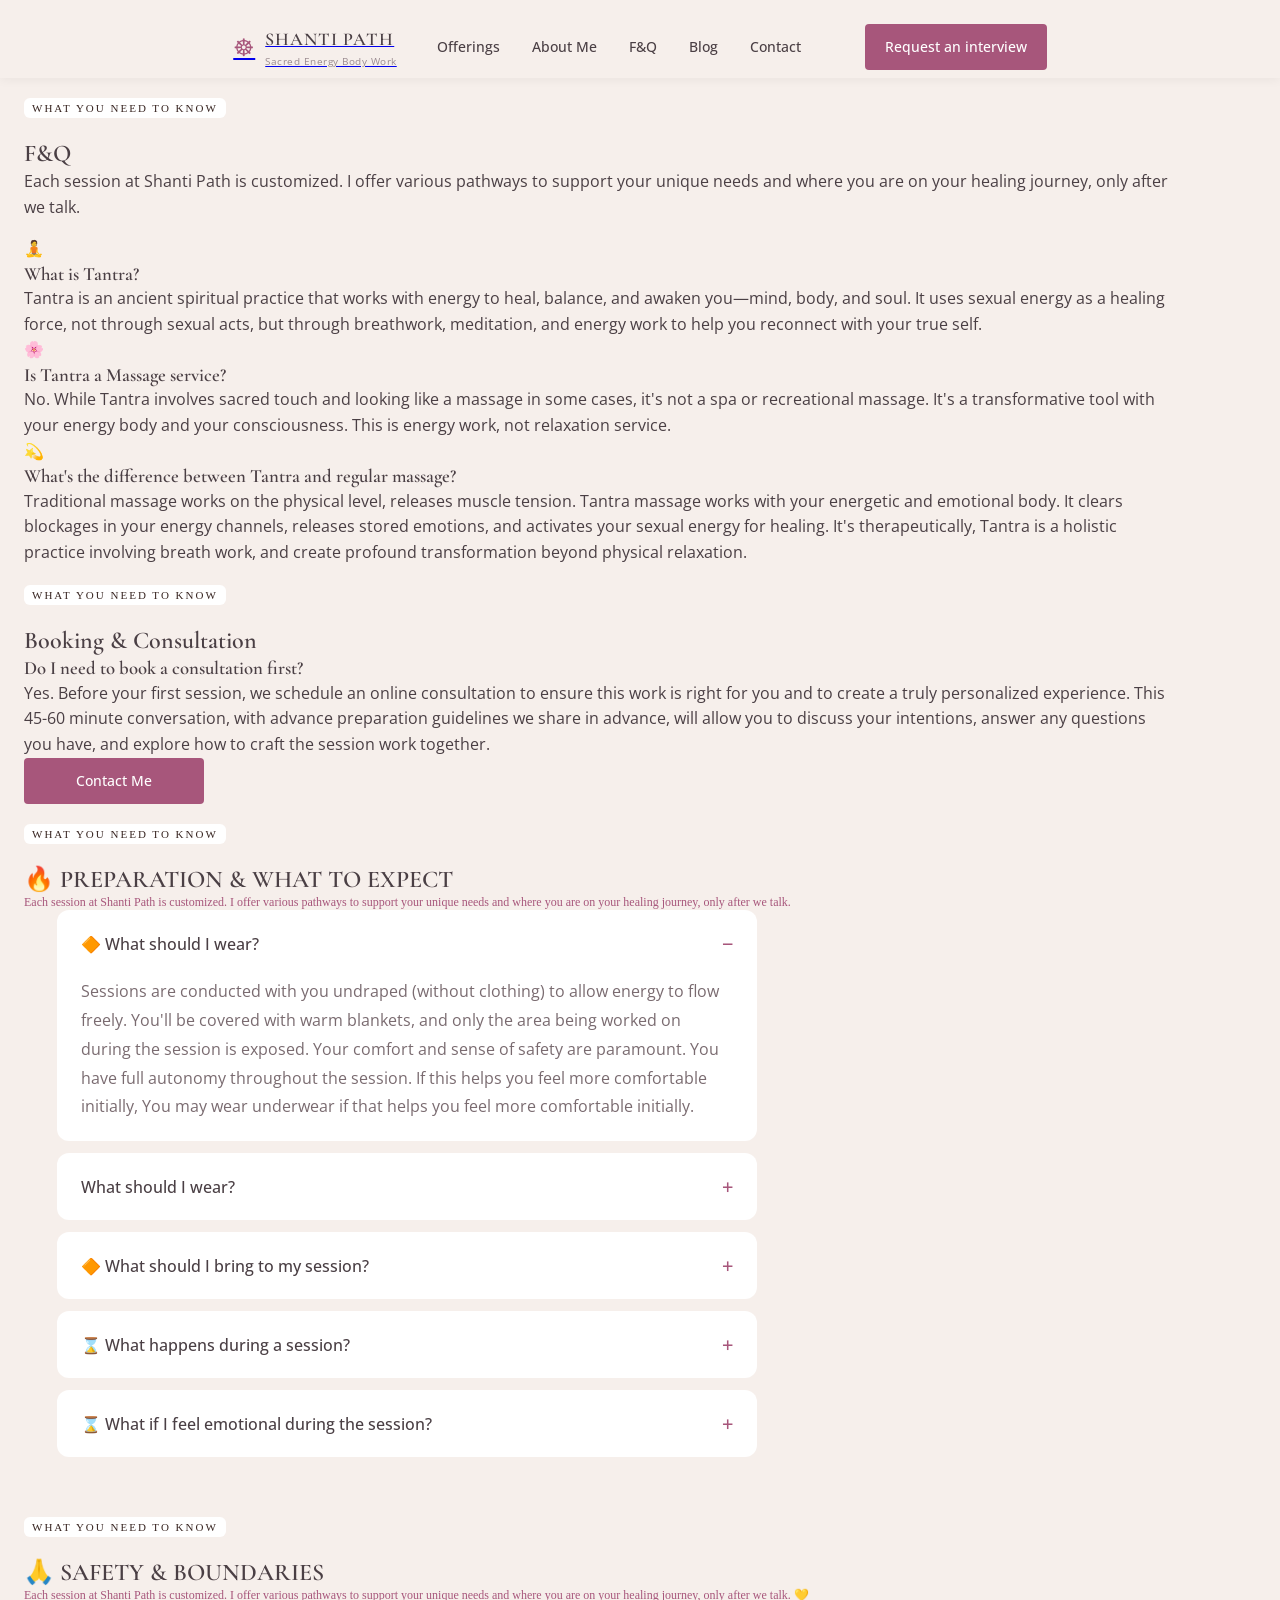
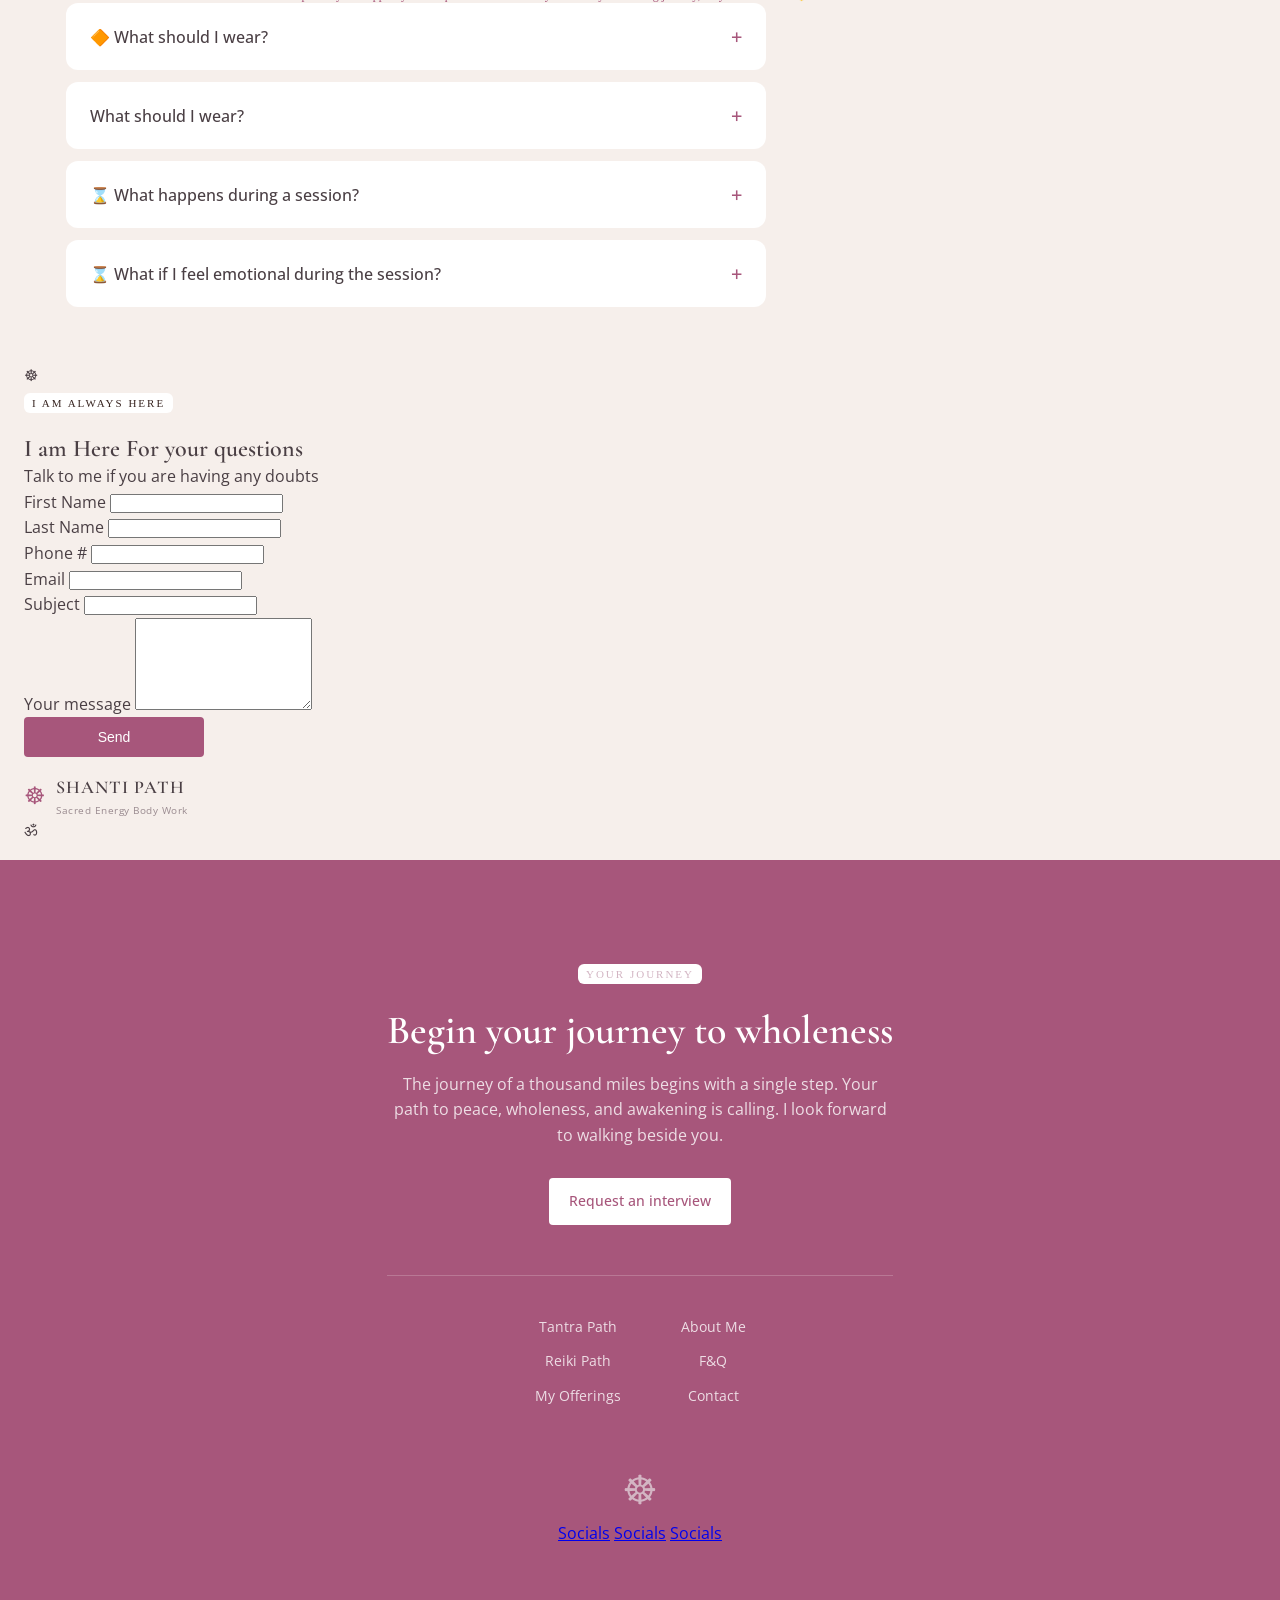
<file: public/tantra-website/faq.html>
<!DOCTYPE html>
<html lang="en">
<head>
    <meta charset="UTF-8">
    <meta name="viewport" content="width=device-width, initial-scale=1.0">
    <title>F&Q - Shanti Path</title>
    <link rel="preconnect" href="https://fonts.googleapis.com">
    <link rel="preconnect" href="https://fonts.gstatic.com" crossorigin>
    <link href="https://fonts.googleapis.com/css2?family=Cormorant+Garamond:ital,wght@0,400;0,500;0,600;0,700;1,400&family=Open+Sans:wght@300;400;500;600&display=swap" rel="stylesheet">
    <link rel="stylesheet" href="style.css">
</head>
<body>
    <!-- Header -->
    <header class="header">
        <div class="container">
            <div class="header-content">
                <a href="index.html" class="logo">
                    <span class="logo-icon">☸</span>
                    <div class="logo-text">
                        <span class="logo-name">SHANTI PATH</span>
                        <span class="logo-tagline">Sacred Energy Body Work</span>
                    </div>
                </a>
                <nav class="nav">
                    <ul class="nav-list">
                        <li><a href="offerings.html">Offerings</a></li>
                        <li><a href="about.html">About Me</a></li>
                        <li><a href="faq.html">F&Q</a></li>
                        <li><a href="#">Blog</a></li>
                        <li><a href="contact.html">Contact</a></li>
                    </ul>
                </nav>
                <a href="contact.html" class="btn btn-primary">Request an interview</a>
                <button class="mobile-menu-btn" aria-label="Toggle menu">☰</button>
            </div>
        </div>
    </header>

    <!-- FAQ Hero -->
    <section class="faq-hero">
        <div class="container">
            <span class="section-label">WHAT YOU NEED TO KNOW</span>
            <h1>F&Q</h1>
            <p>Each session at Shanti Path is customized. I offer various pathways to support your unique needs and where you are on your healing journey, only after we talk.</p>
        </div>
    </section>

    <!-- FAQ Cards -->
    <section class="faq-cards-section">
        <div class="container">
            <div class="faq-cards-grid">
                <div class="faq-card">
                    <span class="faq-card-icon">🧘</span>
                    <h3>What is Tantra?</h3>
                    <p>Tantra is an ancient spiritual practice that works with energy to heal, balance, and awaken you—mind, body, and soul. It uses sexual energy as a healing force, not through sexual acts, but through breathwork, meditation, and energy work to help you reconnect with your true self.</p>
                </div>
                <div class="faq-card">
                    <span class="faq-card-icon">🌸</span>
                    <h3>Is Tantra a Massage service?</h3>
                    <p>No. While Tantra involves sacred touch and looking like a massage in some cases, it's not a spa or recreational massage. It's a transformative tool with your energy body and your consciousness. This is energy work, not relaxation service.</p>
                </div>
                <div class="faq-card">
                    <span class="faq-card-icon">💫</span>
                    <h3>What's the difference between Tantra and regular massage?</h3>
                    <p>Traditional massage works on the physical level, releases muscle tension. Tantra massage works with your energetic and emotional body. It clears blockages in your energy channels, releases stored emotions, and activates your sexual energy for healing. It's therapeutically, Tantra is a holistic practice involving breath work, and create profound transformation beyond physical relaxation.</p>
                </div>
            </div>
        </div>
    </section>

    <!-- Booking Section -->
    <section class="booking-section">
        <div class="container">
            <span class="section-label">WHAT YOU NEED TO KNOW</span>
            <h2>Booking & Consultation</h2>
            <div class="booking-content">
                <h3>Do I need to book a consultation first?</h3>
                <p>Yes. Before your first session, we schedule an online consultation to ensure this work is right for you and to create a truly personalized experience. This 45-60 minute conversation, with advance preparation guidelines we share in advance, will allow you to discuss your intentions, answer any questions you have, and explore how to craft the session work together.</p>
                <a href="contact.html" class="btn btn-primary">Contact Me</a>
            </div>
        </div>
    </section>

    <!-- Preparation Section -->
    <section class="preparation-section">
        <div class="container">
            <span class="section-label">WHAT YOU NEED TO KNOW</span>
            <h2>🔥 PREPARATION & WHAT TO EXPECT</h2>
            <p class="section-subtitle">Each session at Shanti Path is customized. I offer various pathways to support your unique needs and where you are on your healing journey, only after we talk.</p>
            
            <div class="faq-list preparation-list">
                <div class="faq-item active">
                    <button class="faq-question">
                        <span>🔶 What should I wear?</span>
                        <span class="faq-icon">−</span>
                    </button>
                    <div class="faq-answer">
                        <p>Sessions are conducted with you undraped (without clothing) to allow energy to flow freely. You'll be covered with warm blankets, and only the area being worked on during the session is exposed. Your comfort and sense of safety are paramount. You have full autonomy throughout the session. If this helps you feel more comfortable initially, You may wear underwear if that helps you feel more comfortable initially.</p>
                    </div>
                </div>
                <div class="faq-item">
                    <button class="faq-question">
                        <span>What should I wear?</span>
                        <span class="faq-icon">+</span>
                    </button>
                    <div class="faq-answer">
                        <p>Comfortable, loose clothing is recommended.</p>
                    </div>
                </div>
                <div class="faq-item">
                    <button class="faq-question">
                        <span>🔶 What should I bring to my session?</span>
                        <span class="faq-icon">+</span>
                    </button>
                    <div class="faq-answer">
                        <p>Just bring yourself with an open mind.</p>
                    </div>
                </div>
                <div class="faq-item">
                    <button class="faq-question">
                        <span>⌛ What happens during a session?</span>
                        <span class="faq-icon">+</span>
                    </button>
                    <div class="faq-answer">
                        <p>Each session is tailored to your needs.</p>
                    </div>
                </div>
                <div class="faq-item">
                    <button class="faq-question">
                        <span>⌛ What if I feel emotional during the session?</span>
                        <span class="faq-icon">+</span>
                    </button>
                    <div class="faq-answer">
                        <p>Emotional releases are normal and welcomed.</p>
                    </div>
                </div>
            </div>
        </div>
    </section>

    <!-- Safety Section -->
    <section class="safety-section">
        <div class="container">
            <span class="section-label">WHAT YOU NEED TO KNOW</span>
            <h2>🙏 SAFETY & BOUNDARIES</h2>
            <p class="section-subtitle">Each session at Shanti Path is customized. I offer various pathways to support your unique needs and where you are on your healing journey, only after we talk. 💛</p>
            
            <div class="faq-list safety-list">
                <div class="faq-item">
                    <button class="faq-question">
                        <span>🔶 What should I wear?</span>
                        <span class="faq-icon">+</span>
                    </button>
                    <div class="faq-answer">
                        <p>Comfortable clothing is recommended.</p>
                    </div>
                </div>
                <div class="faq-item">
                    <button class="faq-question">
                        <span>What should I wear?</span>
                        <span class="faq-icon">+</span>
                    </button>
                    <div class="faq-answer">
                        <p>Sessions are conducted with appropriate draping.</p>
                    </div>
                </div>
                <div class="faq-item">
                    <button class="faq-question">
                        <span>⌛ What happens during a session?</span>
                        <span class="faq-icon">+</span>
                    </button>
                    <div class="faq-answer">
                        <p>Each session is unique to your needs.</p>
                    </div>
                </div>
                <div class="faq-item">
                    <button class="faq-question">
                        <span>⌛ What if I feel emotional during the session?</span>
                        <span class="faq-icon">+</span>
                    </button>
                    <div class="faq-answer">
                        <p>All emotions are welcome in this safe space.</p>
                    </div>
                </div>
            </div>
        </div>
    </section>

    <!-- Contact Form -->
    <section class="contact-form-section alt-bg">
        <div class="container">
            <div class="decorative-icon">☸</div>
            <span class="section-label">I AM ALWAYS HERE</span>
            <h2>I am Here For your questions</h2>
            <p class="form-subtitle">Talk to me if you are having any doubts</p>
            <form class="contact-form">
                <div class="form-row">
                    <label for="first-name">First Name</label>
                    <input type="text" id="first-name" name="first-name">
                </div>
                <div class="form-row">
                    <label for="last-name">Last Name</label>
                    <input type="text" id="last-name" name="last-name">
                </div>
                <div class="form-row">
                    <label for="phone">Phone #</label>
                    <input type="tel" id="phone" name="phone">
                </div>
                <div class="form-row">
                    <label for="email">Email</label>
                    <input type="email" id="email" name="email">
                </div>
                <div class="form-row">
                    <label for="subject">Subject</label>
                    <input type="text" id="subject" name="subject">
                </div>
                <div class="form-row">
                    <label for="message">Your message</label>
                    <textarea id="message" name="message" rows="6"></textarea>
                </div>
                <button type="submit" class="btn btn-primary">Send</button>
            </form>
        </div>
    </section>

    <!-- Logo Divider -->
    <section class="logo-divider">
        <div class="container">
            <div class="logo-divider-content">
                <div class="logo">
                    <span class="logo-icon">☸</span>
                    <div class="logo-text">
                        <span class="logo-name">SHANTI PATH</span>
                        <span class="logo-tagline">Sacred Energy Body Work</span>
                    </div>
                </div>
                <span class="om-symbol">ॐ</span>
            </div>
        </div>
    </section>

    <!-- CTA Footer -->
    <footer class="cta-section">
        <div class="container">
            <span class="section-label">YOUR JOURNEY</span>
            <h2>Begin your journey to wholeness</h2>
            <p>The journey of a thousand miles begins with a single step. Your path to peace, wholeness, and awakening is calling. I look forward to walking beside you.</p>
            <a href="contact.html" class="btn btn-light">Request an interview</a>
            <div class="cta-links">
                <div class="cta-link-group">
                    <a href="tantra.html">Tantra Path</a>
                    <a href="#">Reiki Path</a>
                    <a href="offerings.html">My Offerings</a>
                </div>
                <div class="cta-link-group">
                    <a href="about.html">About Me</a>
                    <a href="faq.html">F&Q</a>
                    <a href="contact.html">Contact</a>
                </div>
            </div>
            <div class="footer-logo">
                <span class="footer-logo-icon">☸</span>
            </div>
            <div class="social-links">
                <a href="#">Socials</a>
                <a href="#">Socials</a>
                <a href="#">Socials</a>
            </div>
        </div>
    </footer>

    <script src="script.js"></script>
</body>
</html>
</file>
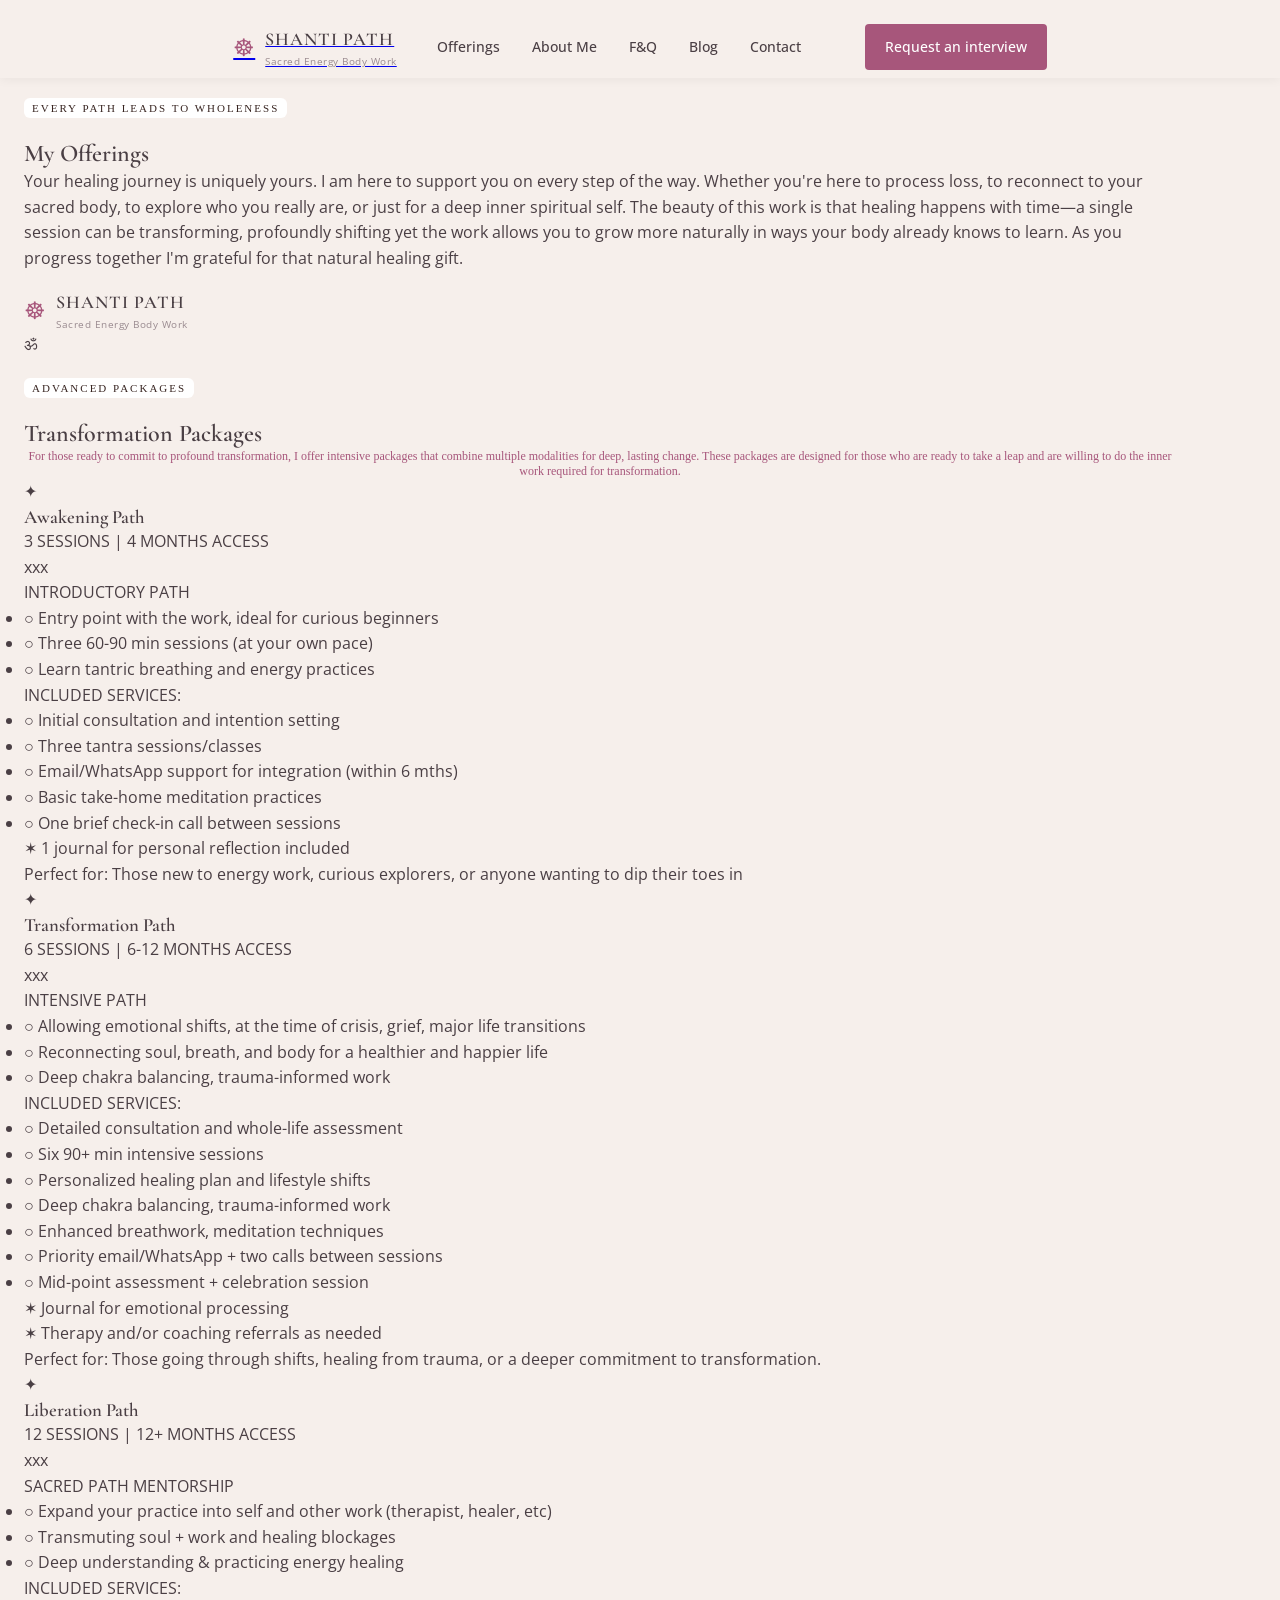
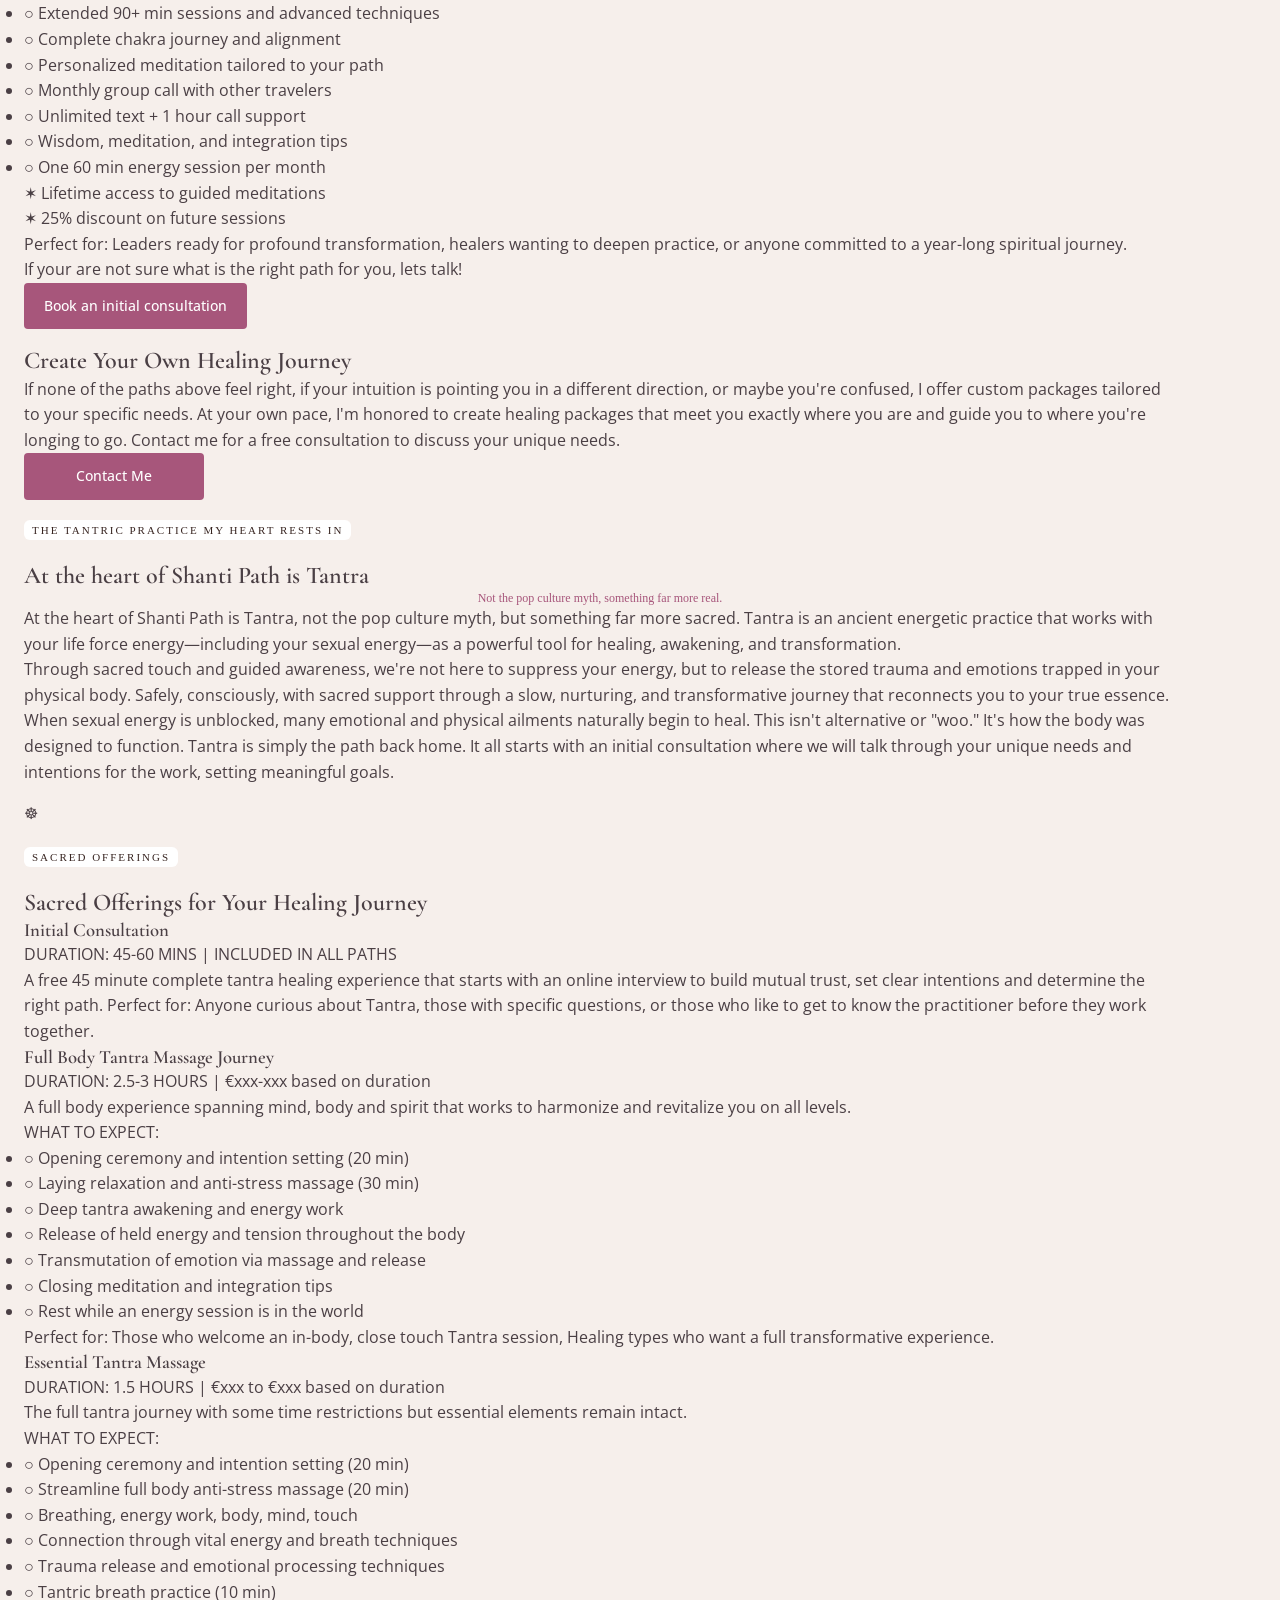
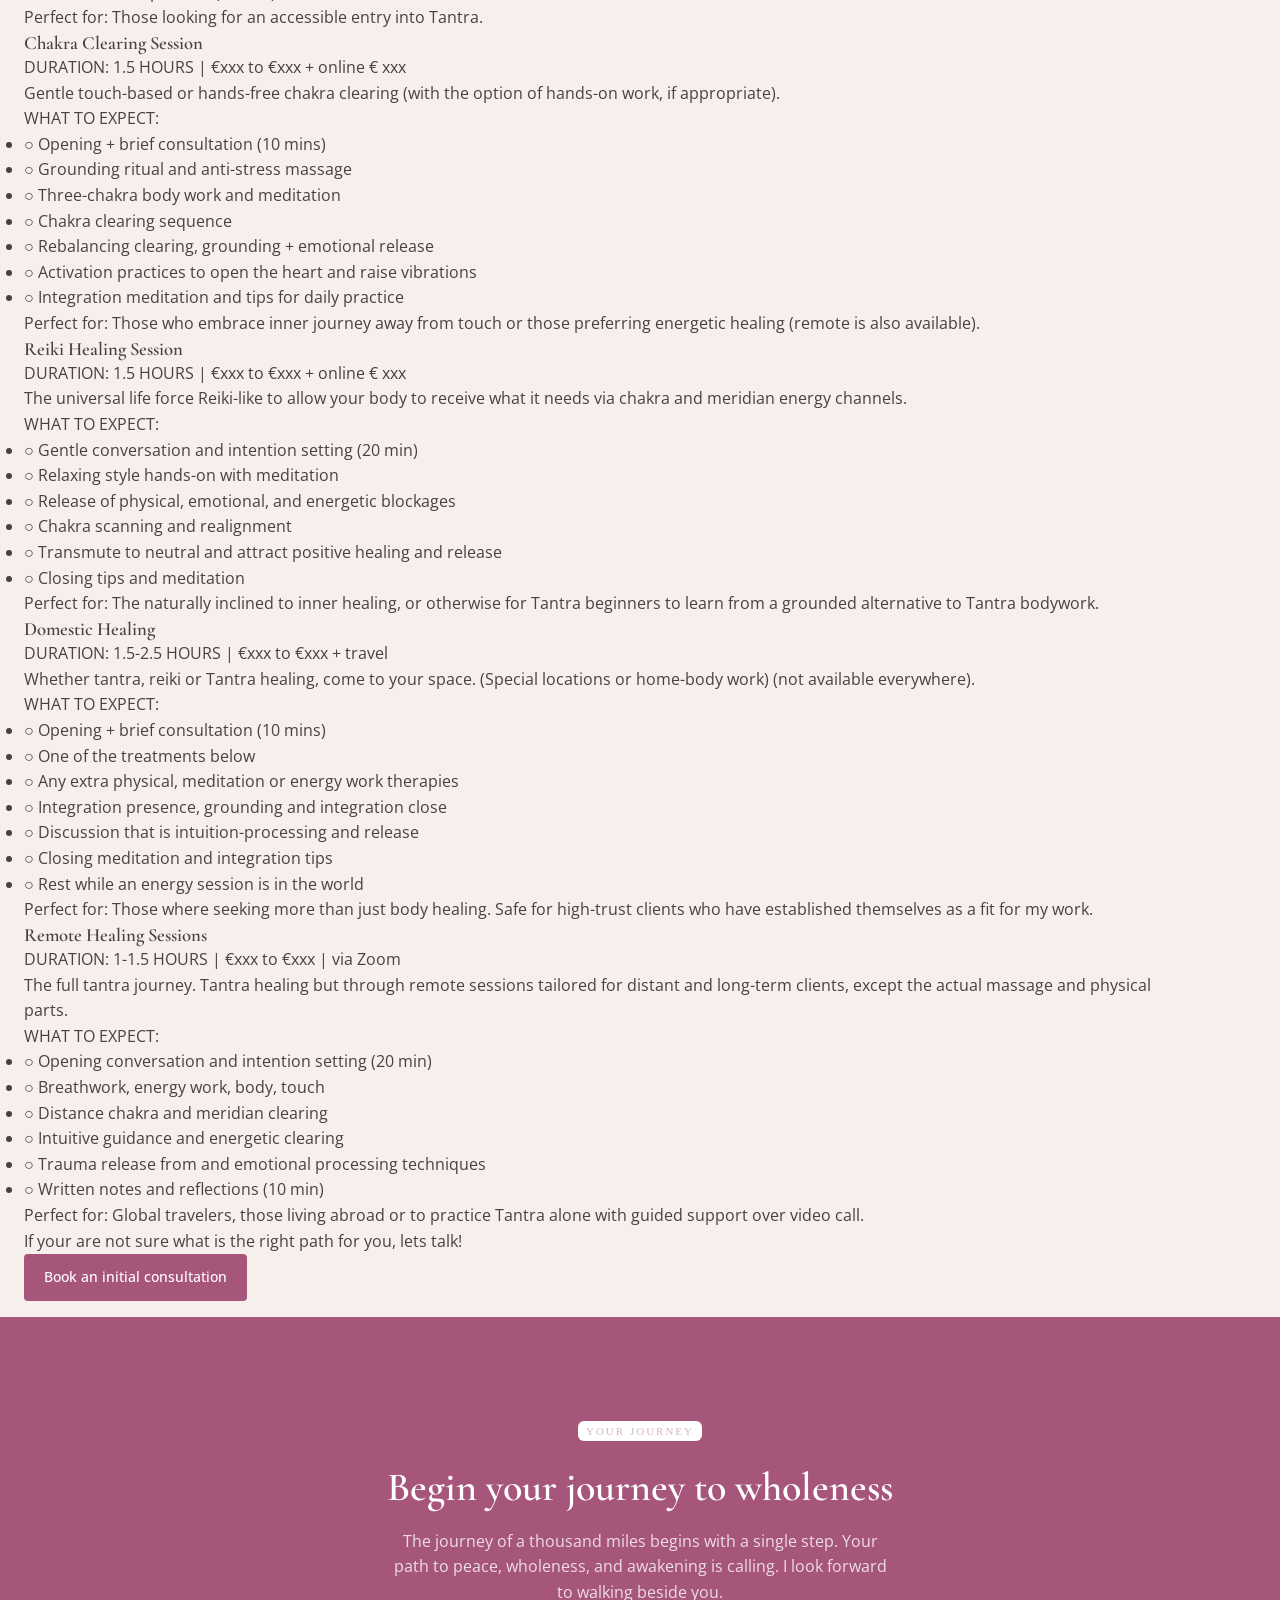
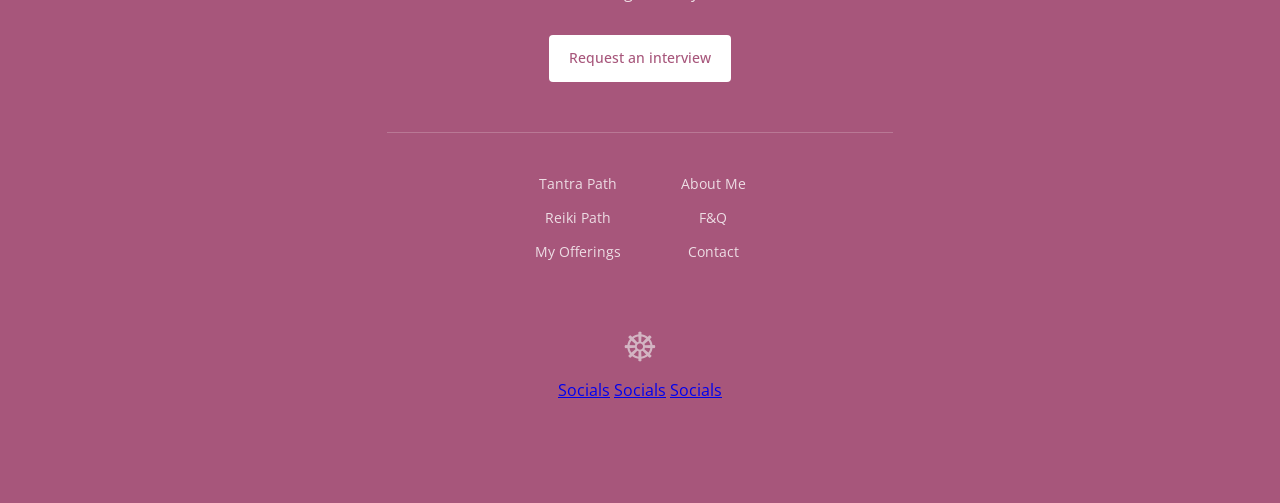
<file: public/tantra-website/offerings.html>
<!DOCTYPE html>
<html lang="en">
<head>
    <meta charset="UTF-8">
    <meta name="viewport" content="width=device-width, initial-scale=1.0">
    <title>My Offerings - Shanti Path</title>
    <link rel="preconnect" href="https://fonts.googleapis.com">
    <link rel="preconnect" href="https://fonts.gstatic.com" crossorigin>
    <link href="https://fonts.googleapis.com/css2?family=Cormorant+Garamond:ital,wght@0,400;0,500;0,600;0,700;1,400&family=Open+Sans:wght@300;400;500;600&display=swap" rel="stylesheet">
    <link rel="stylesheet" href="style.css">
</head>
<body>
    <!-- Header -->
    <header class="header">
        <div class="container">
            <div class="header-content">
                <a href="index.html" class="logo">
                    <span class="logo-icon">☸</span>
                    <div class="logo-text">
                        <span class="logo-name">SHANTI PATH</span>
                        <span class="logo-tagline">Sacred Energy Body Work</span>
                    </div>
                </a>
                <nav class="nav">
                    <ul class="nav-list">
                        <li><a href="offerings.html">Offerings</a></li>
                        <li><a href="about.html">About Me</a></li>
                        <li><a href="faq.html">F&Q</a></li>
                        <li><a href="#">Blog</a></li>
                        <li><a href="contact.html">Contact</a></li>
                    </ul>
                </nav>
                <a href="contact.html" class="btn btn-primary">Request an interview</a>
                <button class="mobile-menu-btn" aria-label="Toggle menu">☰</button>
            </div>
        </div>
    </header>

    <!-- Offerings Hero -->
    <section class="offerings-hero">
        <div class="container">
            <span class="section-label">EVERY PATH LEADS TO WHOLENESS</span>
            <h1>My Offerings</h1>
            <p>Your healing journey is uniquely yours. I am here to support you on every step of the way. Whether you're here to process loss, to reconnect to your sacred body, to explore who you really are, or just for a deep inner spiritual self. The beauty of this work is that healing happens with time—a single session can be transforming, profoundly shifting yet the work allows you to grow more naturally in ways your body already knows to learn. As you progress together I'm grateful for that natural healing gift.</p>
        </div>
    </section>

    <!-- Logo Divider -->
    <section class="logo-divider light-bg">
        <div class="container">
            <div class="logo-divider-content">
                <div class="logo">
                    <span class="logo-icon">☸</span>
                    <div class="logo-text">
                        <span class="logo-name">SHANTI PATH</span>
                        <span class="logo-tagline">Sacred Energy Body Work</span>
                    </div>
                </div>
                <span class="om-symbol">ॐ</span>
            </div>
        </div>
    </section>

    <!-- Transformation Packages -->
    <section class="packages-section">
        <div class="container">
            <span class="section-label">ADVANCED PACKAGES</span>
            <h2>Transformation Packages</h2>
            <p class="section-subtitle">For those ready to commit to profound transformation, I offer intensive packages that combine multiple modalities for deep, lasting change. These packages are designed for those who are ready to take a leap and are willing to do the inner work required for transformation.</p>
            
            <div class="packages-grid">
                <!-- Awakening Path -->
                <div class="package-card">
                    <span class="package-icon">✦</span>
                    <h3>Awakening Path</h3>
                    <p class="package-duration">3 SESSIONS | 4 MONTHS ACCESS</p>
                    <p class="package-price">xxx</p>
                    <p class="package-tagline">INTRODUCTORY PATH</p>
                    <ul class="package-features">
                        <li>○ Entry point with the work, ideal for curious beginners</li>
                        <li>○ Three 60-90 min sessions (at your own pace)</li>
                        <li>○ Learn tantric breathing and energy practices</li>
                    </ul>
                    <p class="package-label">INCLUDED SERVICES:</p>
                    <ul class="package-features">
                        <li>○ Initial consultation and intention setting</li>
                        <li>○ Three tantra sessions/classes</li>
                        <li>○ Email/WhatsApp support for integration (within 6 mths)</li>
                        <li>○ Basic take-home meditation practices</li>
                        <li>○ One brief check-in call between sessions</li>
                    </ul>
                    <p class="package-note">✶ 1 journal for personal reflection included</p>
                    <p class="package-perfect">Perfect for: Those new to energy work, curious explorers, or anyone wanting to dip their toes in</p>
                </div>

                <!-- Transformation Path -->
                <div class="package-card featured">
                    <span class="package-icon">✦</span>
                    <h3>Transformation Path</h3>
                    <p class="package-duration">6 SESSIONS | 6-12 MONTHS ACCESS</p>
                    <p class="package-price">xxx</p>
                    <p class="package-tagline">INTENSIVE PATH</p>
                    <ul class="package-features">
                        <li>○ Allowing emotional shifts, at the time of crisis, grief, major life transitions</li>
                        <li>○ Reconnecting soul, breath, and body for a healthier and happier life</li>
                        <li>○ Deep chakra balancing, trauma-informed work</li>
                    </ul>
                    <p class="package-label">INCLUDED SERVICES:</p>
                    <ul class="package-features">
                        <li>○ Detailed consultation and whole-life assessment</li>
                        <li>○ Six 90+ min intensive sessions</li>
                        <li>○ Personalized healing plan and lifestyle shifts</li>
                        <li>○ Deep chakra balancing, trauma-informed work</li>
                        <li>○ Enhanced breathwork, meditation techniques</li>
                        <li>○ Priority email/WhatsApp + two calls between sessions</li>
                        <li>○ Mid-point assessment + celebration session</li>
                    </ul>
                    <p class="package-note">✶ Journal for emotional processing</p>
                    <p class="package-note">✶ Therapy and/or coaching referrals as needed</p>
                    <p class="package-perfect">Perfect for: Those going through shifts, healing from trauma, or a deeper commitment to transformation.</p>
                </div>

                <!-- Liberation Path -->
                <div class="package-card">
                    <span class="package-icon">✦</span>
                    <h3>Liberation Path</h3>
                    <p class="package-duration">12 SESSIONS | 12+ MONTHS ACCESS</p>
                    <p class="package-price">xxx</p>
                    <p class="package-tagline">SACRED PATH MENTORSHIP</p>
                    <ul class="package-features">
                        <li>○ Expand your practice into self and other work (therapist, healer, etc)</li>
                        <li>○ Transmuting soul + work and healing blockages</li>
                        <li>○ Deep understanding & practicing energy healing</li>
                    </ul>
                    <p class="package-label">INCLUDED SERVICES:</p>
                    <ul class="package-features">
                        <li>○ Extended 90+ min sessions and advanced techniques</li>
                        <li>○ Complete chakra journey and alignment</li>
                        <li>○ Personalized meditation tailored to your path</li>
                        <li>○ Monthly group call with other travelers</li>
                        <li>○ Unlimited text + 1 hour call support</li>
                        <li>○ Wisdom, meditation, and integration tips</li>
                        <li>○ One 60 min energy session per month</li>
                    </ul>
                    <p class="package-note">✶ Lifetime access to guided meditations</p>
                    <p class="package-note">✶ 25% discount on future sessions</p>
                    <p class="package-perfect">Perfect for: Leaders ready for profound transformation, healers wanting to deepen practice, or anyone committed to a year-long spiritual journey.</p>
                </div>
            </div>

            <p class="packages-cta-text">If your are not sure what is the right path for you, lets talk!</p>
            <a href="contact.html" class="btn btn-primary">Book an initial consultation</a>
        </div>
    </section>

    <!-- Create Your Own -->
    <section class="create-own-section">
        <div class="container">
            <h2>Create Your Own Healing Journey</h2>
            <p>If none of the paths above feel right, if your intuition is pointing you in a different direction, or maybe you're confused, I offer custom packages tailored to your specific needs. At your own pace, I'm honored to create healing packages that meet you exactly where you are and guide you to where you're longing to go. Contact me for a free consultation to discuss your unique needs.</p>
            <a href="contact.html" class="btn btn-primary">Contact Me</a>
        </div>
    </section>

    <!-- Tantra Heart Section -->
    <section class="tantra-heart-section">
        <div class="container">
            <span class="section-label">THE TANTRIC PRACTICE MY HEART RESTS IN</span>
            <h2>At the heart of Shanti Path is Tantra</h2>
            <p class="section-subtitle">Not the pop culture myth, something far more real.</p>
            <div class="tantra-heart-content">
                <div class="tantra-heart-image">
                    <!-- Image placeholder -->
                </div>
                <div class="tantra-heart-text">
                    <p>At the heart of Shanti Path is Tantra, not the pop culture myth, but something far more sacred. Tantra is an ancient energetic practice that works with your life force energy—including your sexual energy—as a powerful tool for healing, awakening, and transformation.</p>
                    <p>Through sacred touch and guided awareness, we're not here to suppress your energy, but to release the stored trauma and emotions trapped in your physical body. Safely, consciously, with sacred support through a slow, nurturing, and transformative journey that reconnects you to your true essence.</p>
                    <p>When sexual energy is unblocked, many emotional and physical ailments naturally begin to heal. This isn't alternative or "woo." It's how the body was designed to function. Tantra is simply the path back home. It all starts with an initial consultation where we will talk through your unique needs and intentions for the work, setting meaningful goals.</p>
                </div>
            </div>
        </div>
    </section>

    <!-- Decorative Divider -->
    <section class="decorative-divider">
        <div class="container">
            <div class="decorative-icon large">☸</div>
        </div>
    </section>

    <!-- Sacred Offerings -->
    <section class="sacred-offerings-section">
        <div class="container">
            <span class="section-label">SACRED OFFERINGS</span>
            <h2>Sacred Offerings for Your Healing Journey</h2>

            <!-- Initial Consultation -->
            <div class="offering-intro">
                <h3>Initial Consultation</h3>
                <p class="offering-duration">DURATION: 45-60 MINS | INCLUDED IN ALL PATHS</p>
                <p>A free 45 minute complete tantra healing experience that starts with an online interview to build mutual trust, set clear intentions and determine the right path. Perfect for: Anyone curious about Tantra, those with specific questions, or those who like to get to know the practitioner before they work together.</p>
            </div>

            <!-- Offerings Grid -->
            <div class="offerings-detail-grid">
                <!-- Full Body Tantra Massage Journey -->
                <div class="offering-detail-card">
                    <h3>Full Body Tantra Massage Journey</h3>
                    <p class="offering-duration">DURATION: 2.5-3 HOURS | €xxx-xxx based on duration</p>
                    <p>A full body experience spanning mind, body and spirit that works to harmonize and revitalize you on all levels.</p>
                    <p class="offering-label">WHAT TO EXPECT:</p>
                    <ul>
                        <li>○ Opening ceremony and intention setting (20 min)</li>
                        <li>○ Laying relaxation and anti-stress massage (30 min)</li>
                        <li>○ Deep tantra awakening and energy work</li>
                        <li>○ Release of held energy and tension throughout the body</li>
                        <li>○ Transmutation of emotion via massage and release</li>
                        <li>○ Closing meditation and integration tips</li>
                        <li>○ Rest while an energy session is in the world</li>
                    </ul>
                    <p class="offering-note">Perfect for: Those who welcome an in-body, close touch Tantra session, Healing types who want a full transformative experience.</p>
                </div>

                <!-- Essential Tantra Massage -->
                <div class="offering-detail-card">
                    <h3>Essential Tantra Massage</h3>
                    <p class="offering-duration">DURATION: 1.5 HOURS | €xxx to €xxx based on duration</p>
                    <p>The full tantra journey with some time restrictions but essential elements remain intact.</p>
                    <p class="offering-label">WHAT TO EXPECT:</p>
                    <ul>
                        <li>○ Opening ceremony and intention setting (20 min)</li>
                        <li>○ Streamline full body anti-stress massage (20 min)</li>
                        <li>○ Breathing, energy work, body, mind, touch</li>
                        <li>○ Connection through vital energy and breath techniques</li>
                        <li>○ Trauma release and emotional processing techniques</li>
                        <li>○ Tantric breath practice (10 min)</li>
                    </ul>
                    <p class="offering-note">Perfect for: Those looking for an accessible entry into Tantra.</p>
                </div>

                <!-- Chakra Clearing Session -->
                <div class="offering-detail-card">
                    <h3>Chakra Clearing Session</h3>
                    <p class="offering-duration">DURATION: 1.5 HOURS | €xxx to €xxx + online € xxx</p>
                    <p>Gentle touch-based or hands-free chakra clearing (with the option of hands-on work, if appropriate).</p>
                    <p class="offering-label">WHAT TO EXPECT:</p>
                    <ul>
                        <li>○ Opening + brief consultation (10 mins)</li>
                        <li>○ Grounding ritual and anti-stress massage</li>
                        <li>○ Three-chakra body work and meditation</li>
                        <li>○ Chakra clearing sequence</li>
                        <li>○ Rebalancing clearing, grounding + emotional release</li>
                        <li>○ Activation practices to open the heart and raise vibrations</li>
                        <li>○ Integration meditation and tips for daily practice</li>
                    </ul>
                    <p class="offering-note">Perfect for: Those who embrace inner journey away from touch or those preferring energetic healing (remote is also available).</p>
                </div>

                <!-- Reiki Healing Session -->
                <div class="offering-detail-card">
                    <h3>Reiki Healing Session</h3>
                    <p class="offering-duration">DURATION: 1.5 HOURS | €xxx to €xxx + online € xxx</p>
                    <p>The universal life force Reiki-like to allow your body to receive what it needs via chakra and meridian energy channels.</p>
                    <p class="offering-label">WHAT TO EXPECT:</p>
                    <ul>
                        <li>○ Gentle conversation and intention setting (20 min)</li>
                        <li>○ Relaxing style hands-on with meditation</li>
                        <li>○ Release of physical, emotional, and energetic blockages</li>
                        <li>○ Chakra scanning and realignment</li>
                        <li>○ Transmute to neutral and attract positive healing and release</li>
                        <li>○ Closing tips and meditation</li>
                    </ul>
                    <p class="offering-note">Perfect for: The naturally inclined to inner healing, or otherwise for Tantra beginners to learn from a grounded alternative to Tantra bodywork.</p>
                </div>

                <!-- Domestic Healing -->
                <div class="offering-detail-card">
                    <h3>Domestic Healing</h3>
                    <p class="offering-duration">DURATION: 1.5-2.5 HOURS | €xxx to €xxx + travel</p>
                    <p>Whether tantra, reiki or Tantra healing, come to your space. (Special locations or home-body work) (not available everywhere).</p>
                    <p class="offering-label">WHAT TO EXPECT:</p>
                    <ul>
                        <li>○ Opening + brief consultation (10 mins)</li>
                        <li>○ One of the treatments below</li>
                        <li>○ Any extra physical, meditation or energy work therapies</li>
                        <li>○ Integration presence, grounding and integration close</li>
                        <li>○ Discussion that is intuition-processing and release</li>
                        <li>○ Closing meditation and integration tips</li>
                        <li>○ Rest while an energy session is in the world</li>
                    </ul>
                    <p class="offering-note">Perfect for: Those where seeking more than just body healing. Safe for high-trust clients who have established themselves as a fit for my work.</p>
                </div>

                <!-- Remote Healing Sessions -->
                <div class="offering-detail-card">
                    <h3>Remote Healing Sessions</h3>
                    <p class="offering-duration">DURATION: 1-1.5 HOURS | €xxx to €xxx | via Zoom</p>
                    <p>The full tantra journey. Tantra healing but through remote sessions tailored for distant and long-term clients, except the actual massage and physical parts.</p>
                    <p class="offering-label">WHAT TO EXPECT:</p>
                    <ul>
                        <li>○ Opening conversation and intention setting (20 min)</li>
                        <li>○ Breathwork, energy work, body, touch</li>
                        <li>○ Distance chakra and meridian clearing</li>
                        <li>○ Intuitive guidance and energetic clearing</li>
                        <li>○ Trauma release from and emotional processing techniques</li>
                        <li>○ Written notes and reflections (10 min)</li>
                    </ul>
                    <p class="offering-note">Perfect for: Global travelers, those living abroad or to practice Tantra alone with guided support over video call.</p>
                </div>
            </div>

            <p class="packages-cta-text">If your are not sure what is the right path for you, lets talk!</p>
            <a href="contact.html" class="btn btn-primary">Book an initial consultation</a>
        </div>
    </section>

    <!-- CTA Footer -->
    <footer class="cta-section">
        <div class="container">
            <span class="section-label">YOUR JOURNEY</span>
            <h2>Begin your journey to wholeness</h2>
            <p>The journey of a thousand miles begins with a single step. Your path to peace, wholeness, and awakening is calling. I look forward to walking beside you.</p>
            <a href="contact.html" class="btn btn-light">Request an interview</a>
            <div class="cta-links">
                <div class="cta-link-group">
                    <a href="tantra.html">Tantra Path</a>
                    <a href="#">Reiki Path</a>
                    <a href="offerings.html">My Offerings</a>
                </div>
                <div class="cta-link-group">
                    <a href="about.html">About Me</a>
                    <a href="faq.html">F&Q</a>
                    <a href="contact.html">Contact</a>
                </div>
            </div>
            <div class="footer-logo">
                <span class="footer-logo-icon">☸</span>
            </div>
            <div class="social-links">
                <a href="#">Socials</a>
                <a href="#">Socials</a>
                <a href="#">Socials</a>
            </div>
        </div>
    </footer>

    <script src="script.js"></script>
</body>
</html>
</file>
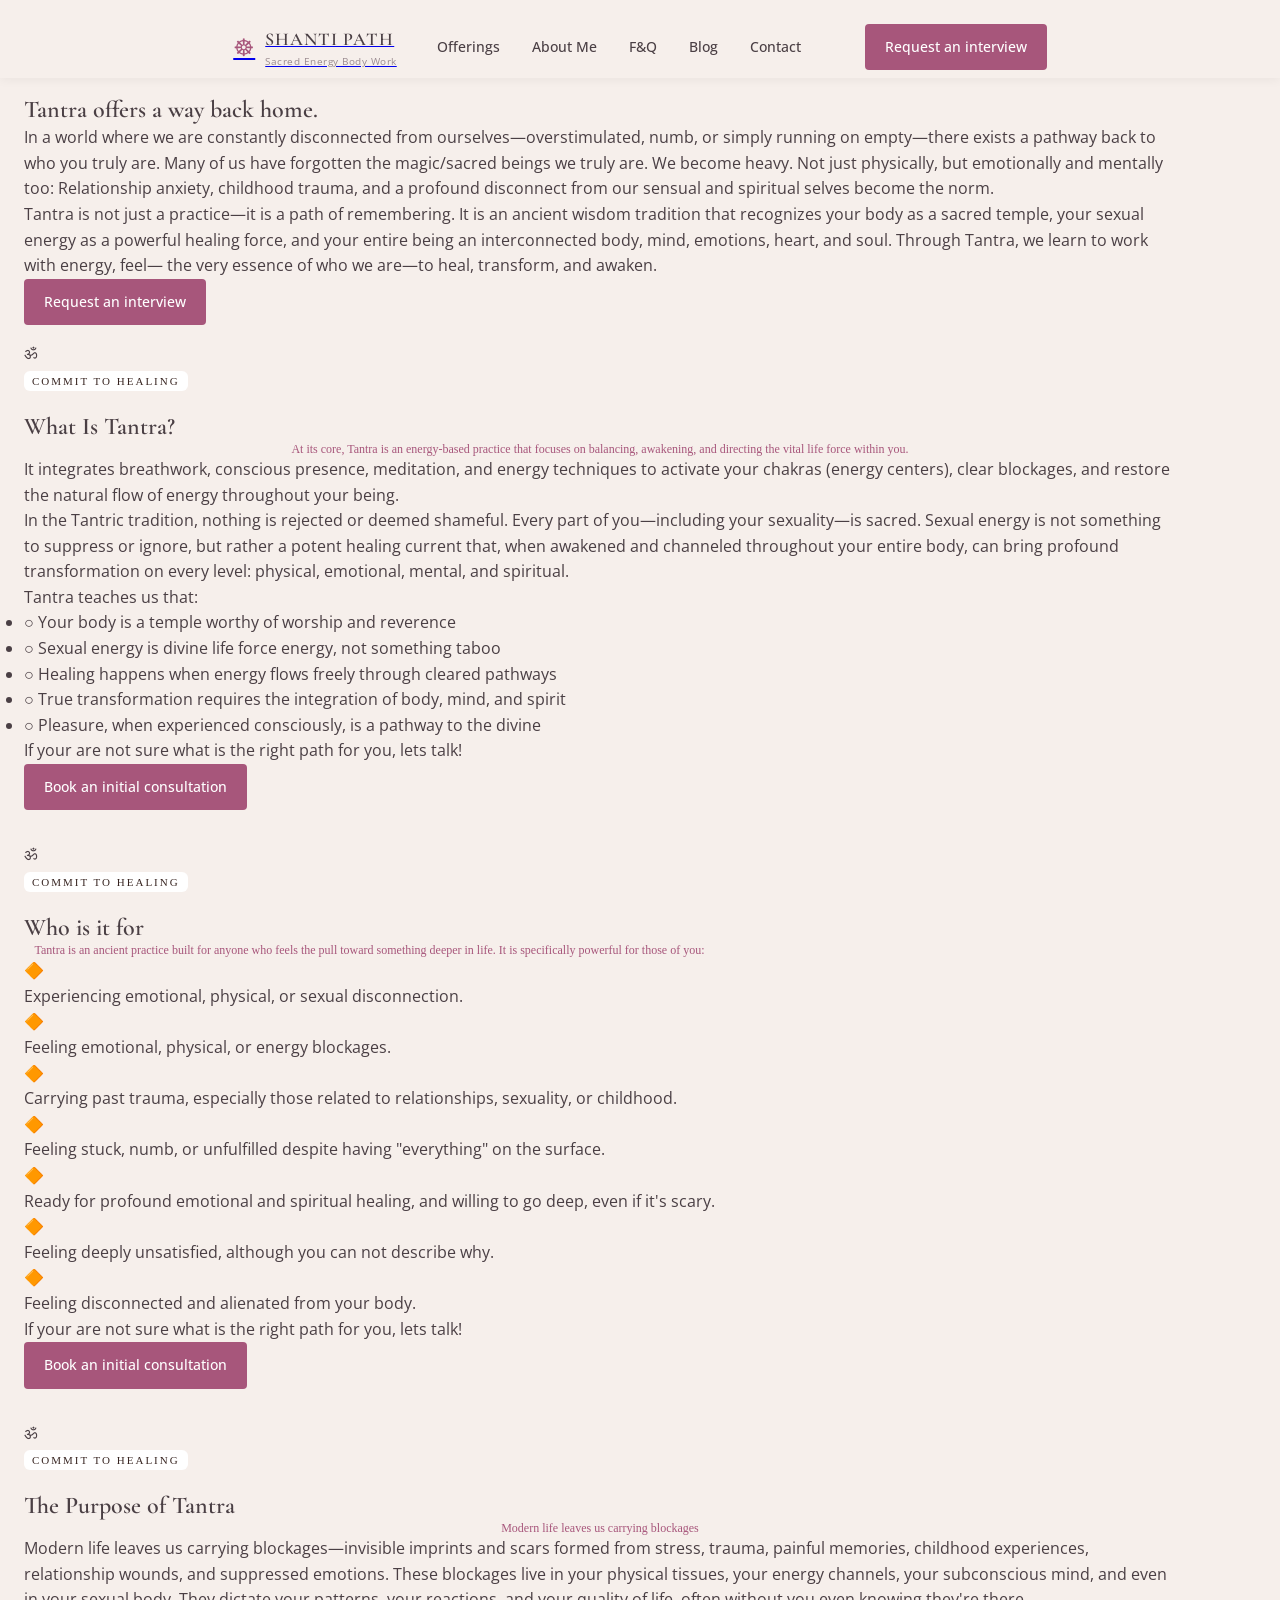
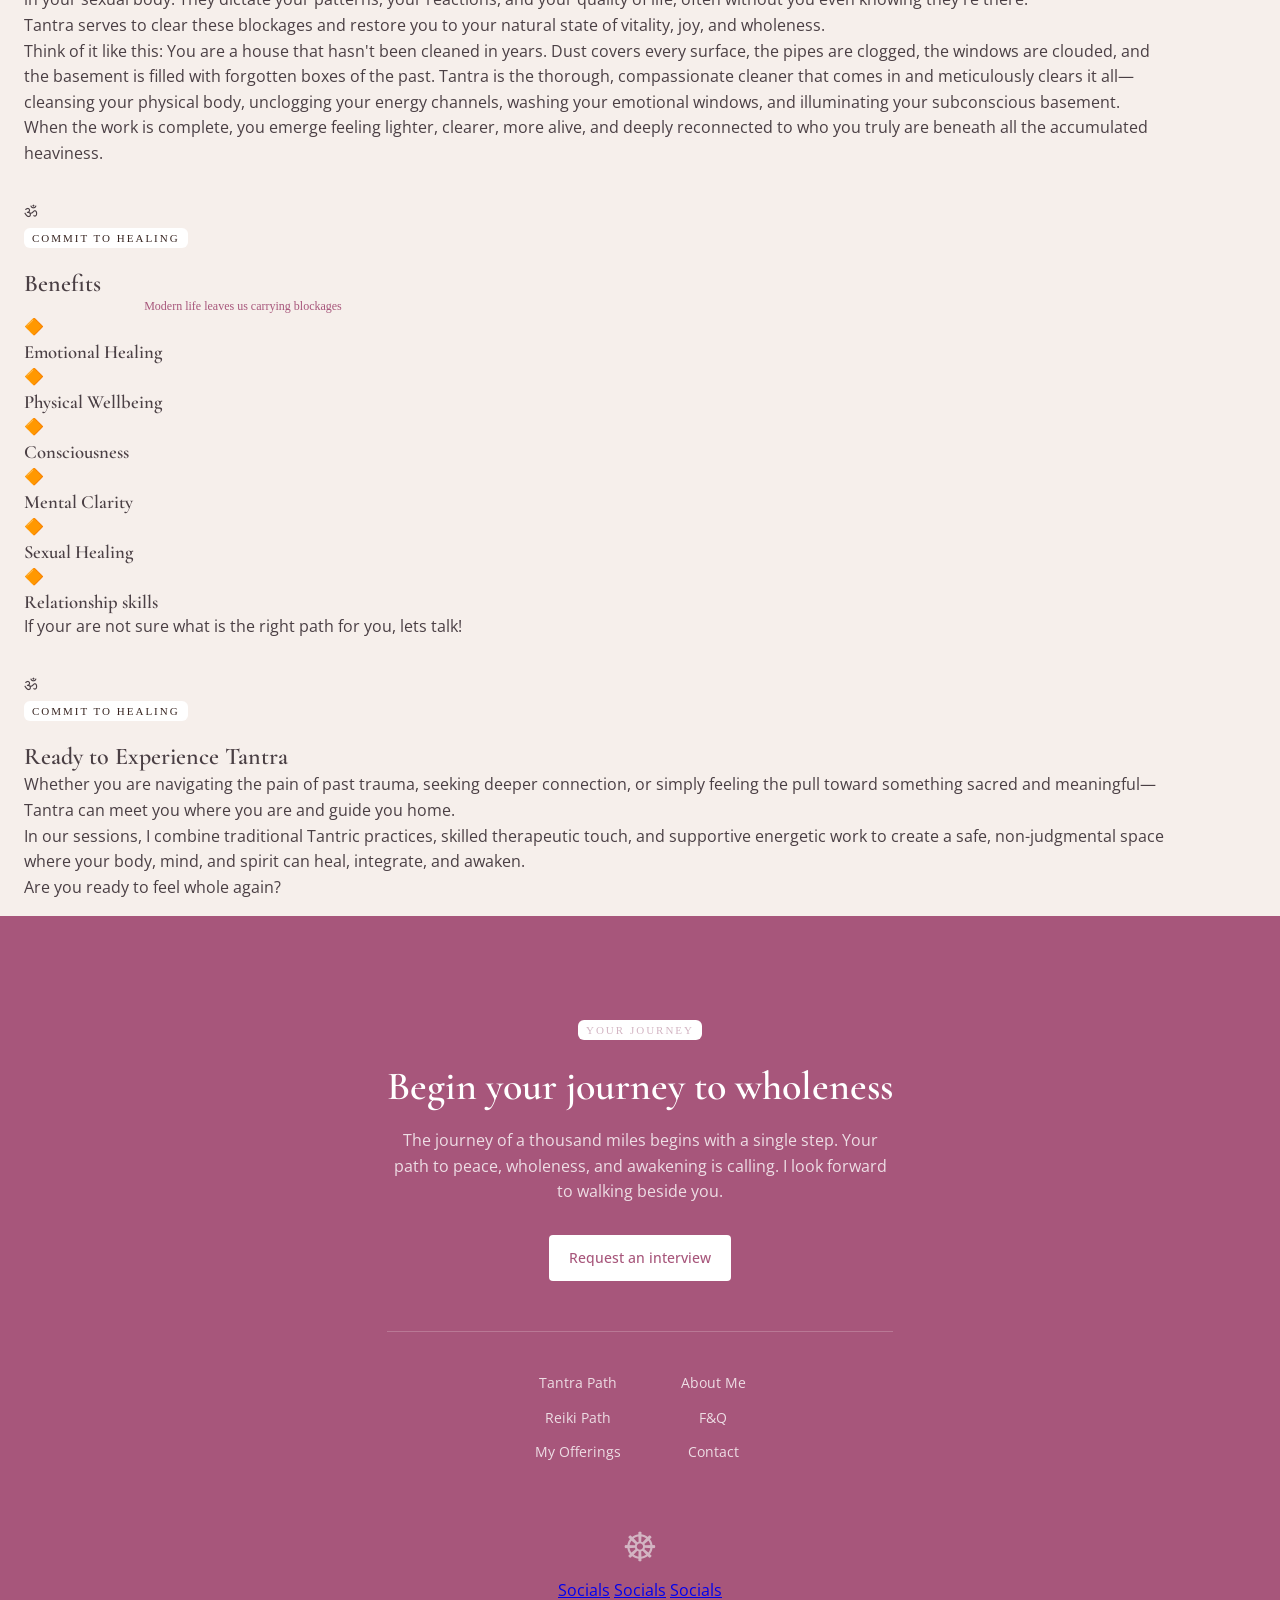
<file: public/tantra-website/tantra.html>
<!DOCTYPE html>
<html lang="en">
<head>
    <meta charset="UTF-8">
    <meta name="viewport" content="width=device-width, initial-scale=1.0">
    <title>What is Tantra - Shanti Path</title>
    <link rel="preconnect" href="https://fonts.googleapis.com">
    <link rel="preconnect" href="https://fonts.gstatic.com" crossorigin>
    <link href="https://fonts.googleapis.com/css2?family=Cormorant+Garamond:ital,wght@0,400;0,500;0,600;0,700;1,400&family=Open+Sans:wght@300;400;500;600&display=swap" rel="stylesheet">
    <link rel="stylesheet" href="style.css">
</head>
<body>
    <!-- Header -->
    <header class="header">
        <div class="container">
            <div class="header-content">
                <a href="index.html" class="logo">
                    <span class="logo-icon">☸</span>
                    <div class="logo-text">
                        <span class="logo-name">SHANTI PATH</span>
                        <span class="logo-tagline">Sacred Energy Body Work</span>
                    </div>
                </a>
                <nav class="nav">
                    <ul class="nav-list">
                        <li><a href="offerings.html">Offerings</a></li>
                        <li><a href="about.html">About Me</a></li>
                        <li><a href="faq.html">F&Q</a></li>
                        <li><a href="#">Blog</a></li>
                        <li><a href="contact.html">Contact</a></li>
                    </ul>
                </nav>
                <a href="contact.html" class="btn btn-primary">Request an interview</a>
                <button class="mobile-menu-btn" aria-label="Toggle menu">☰</button>
            </div>
        </div>
    </header>

    <!-- Tantra Hero -->
    <section class="tantra-hero">
        <div class="container">
            <div class="tantra-hero-content">
                <div class="tantra-hero-text">
                    <h1>Tantra offers a way back home.</h1>
                    <p>In a world where we are constantly disconnected from ourselves—overstimulated, numb, or simply running on empty—there exists a pathway back to who you truly are. Many of us have forgotten the magic/sacred beings we truly are. We become heavy. Not just physically, but emotionally and mentally too: Relationship anxiety, childhood trauma, and a profound disconnect from our sensual and spiritual selves become the norm.</p>
                    <p class="highlight-text">Tantra is not just a practice—it is a path of remembering. It is an ancient wisdom tradition that recognizes your body as a sacred temple, your sexual energy as a powerful healing force, and your entire being an interconnected body, mind, emotions, heart, and soul. Through Tantra, we learn to work with energy, feel— the very essence of who we are—to heal, transform, and awaken.</p>
                    <a href="contact.html" class="btn btn-primary">Request an interview</a>
                </div>
                <div class="tantra-hero-image">
                    <!-- Image placeholder -->
                </div>
            </div>
        </div>
    </section>

    <!-- What Is Tantra -->
    <section class="what-is-tantra-section">
        <div class="container">
            <div class="decorative-icon">ॐ</div>
            <span class="section-label">COMMIT TO HEALING</span>
            <h2>What Is Tantra?</h2>
            <p class="section-subtitle">At its core, Tantra is an energy-based practice that focuses on balancing, awakening, and directing the vital life force within you.</p>
            
            <div class="tantra-description">
                <p>It integrates breathwork, conscious presence, meditation, and energy techniques to activate your chakras (energy centers), clear blockages, and restore the natural flow of energy throughout your being.</p>
                <p>In the Tantric tradition, nothing is rejected or deemed shameful. Every part of you—including your sexuality—is sacred. Sexual energy is not something to suppress or ignore, but rather a potent healing current that, when awakened and channeled throughout your entire body, can bring profound transformation on every level: physical, emotional, mental, and spiritual.</p>
            </div>

            <div class="tantra-teachings">
                <p class="teachings-intro">Tantra teaches us that:</p>
                <ul>
                    <li>○ Your body is a temple worthy of worship and reverence</li>
                    <li>○ Sexual energy is divine life force energy, not something taboo</li>
                    <li>○ Healing happens when energy flows freely through cleared pathways</li>
                    <li>○ True transformation requires the integration of body, mind, and spirit</li>
                    <li>○ Pleasure, when experienced consciously, is a pathway to the divine</li>
                </ul>
            </div>

            <p class="tantra-cta-text">If your are not sure what is the right path for you, lets talk!</p>
            <a href="contact.html" class="btn btn-primary">Book an initial consultation</a>
        </div>
    </section>

    <!-- Full Width Image -->
    <section class="tantra-image-section">
        <div class="container">
            <div class="tantra-full-image">
                <!-- Full width image placeholder -->
            </div>
        </div>
    </section>

    <!-- Who Is It For -->
    <section class="who-section">
        <div class="container">
            <div class="decorative-icon">ॐ</div>
            <span class="section-label">COMMIT TO HEALING</span>
            <h2>Who is it for</h2>
            <p class="section-subtitle">Tantra is an ancient practice built for anyone who feels the pull toward something deeper in life. It is specifically powerful for those of you:</p>

            <div class="who-list">
                <div class="who-item">
                    <span class="who-icon">🔶</span>
                    <p>Experiencing emotional, physical, or sexual disconnection.</p>
                </div>
                <div class="who-item">
                    <span class="who-icon">🔶</span>
                    <p>Feeling emotional, physical, or energy blockages.</p>
                </div>
                <div class="who-item">
                    <span class="who-icon">🔶</span>
                    <p>Carrying past trauma, especially those related to relationships, sexuality, or childhood.</p>
                </div>
                <div class="who-item">
                    <span class="who-icon">🔶</span>
                    <p>Feeling stuck, numb, or unfulfilled despite having "everything" on the surface.</p>
                </div>
                <div class="who-item">
                    <span class="who-icon">🔶</span>
                    <p>Ready for profound emotional and spiritual healing, and willing to go deep, even if it's scary.</p>
                </div>
                <div class="who-item">
                    <span class="who-icon">🔶</span>
                    <p>Feeling deeply unsatisfied, although you can not describe why.</p>
                </div>
                <div class="who-item">
                    <span class="who-icon">🔶</span>
                    <p>Feeling disconnected and alienated from your body.</p>
                </div>
            </div>

            <p class="tantra-cta-text">If your are not sure what is the right path for you, lets talk!</p>
            <a href="contact.html" class="btn btn-primary">Book an initial consultation</a>
        </div>
    </section>

    <!-- Full Width Image -->
    <section class="tantra-image-section">
        <div class="container">
            <div class="tantra-full-image">
                <!-- Full width image placeholder -->
            </div>
        </div>
    </section>

    <!-- The Purpose of Tantra -->
    <section class="purpose-section">
        <div class="container">
            <div class="decorative-icon">ॐ</div>
            <span class="section-label">COMMIT TO HEALING</span>
            <h2>The Purpose of Tantra</h2>
            <p class="section-subtitle">Modern life leaves us carrying blockages</p>
            
            <div class="purpose-content">
                <p>Modern life leaves us carrying blockages—invisible imprints and scars formed from stress, trauma, painful memories, childhood experiences, relationship wounds, and suppressed emotions. These blockages live in your physical tissues, your energy channels, your subconscious mind, and even in your sexual body. They dictate your patterns, your reactions, and your quality of life, often without you even knowing they're there.</p>
                <p>Tantra serves to clear these blockages and restore you to your natural state of vitality, joy, and wholeness.</p>
            </div>

            <div class="purpose-quote">
                <p>Think of it like this: You are a house that hasn't been cleaned in years. Dust covers every surface, the pipes are clogged, the windows are clouded, and the basement is filled with forgotten boxes of the past. Tantra is the thorough, compassionate cleaner that comes in and meticulously clears it all—cleansing your physical body, unclogging your energy channels, washing your emotional windows, and illuminating your subconscious basement.</p>
                <p>When the work is complete, you emerge feeling lighter, clearer, more alive, and deeply reconnected to who you truly are beneath all the accumulated heaviness.</p>
            </div>
        </div>
    </section>

    <!-- Full Width Image -->
    <section class="tantra-image-section">
        <div class="container">
            <div class="tantra-full-image">
                <!-- Full width image placeholder -->
            </div>
        </div>
    </section>

    <!-- Benefits -->
    <section class="benefits-section">
        <div class="container">
            <div class="decorative-icon">ॐ</div>
            <span class="section-label">COMMIT TO HEALING</span>
            <h2>Benefits</h2>
            <p class="section-subtitle">Modern life leaves us carrying blockages</p>
            
            <div class="benefits-grid">
                <div class="benefit-card">
                    <span class="benefit-icon">🔶</span>
                    <h3>Emotional Healing</h3>
                </div>
                <div class="benefit-card">
                    <span class="benefit-icon">🔶</span>
                    <h3>Physical Wellbeing</h3>
                </div>
                <div class="benefit-card">
                    <span class="benefit-icon">🔶</span>
                    <h3>Consciousness</h3>
                </div>
                <div class="benefit-card">
                    <span class="benefit-icon">🔶</span>
                    <h3>Mental Clarity</h3>
                </div>
                <div class="benefit-card">
                    <span class="benefit-icon">🔶</span>
                    <h3>Sexual Healing</h3>
                </div>
                <div class="benefit-card">
                    <span class="benefit-icon">🔶</span>
                    <h3>Relationship skills</h3>
                </div>
            </div>

            <p class="tantra-cta-text">If your are not sure what is the right path for you, lets talk!</p>
        </div>
    </section>

    <!-- Full Width Image -->
    <section class="tantra-image-section">
        <div class="container">
            <div class="tantra-full-image">
                <!-- Full width image placeholder -->
            </div>
        </div>
    </section>

    <!-- Ready to Experience Tantra -->
    <section class="experience-tantra-section">
        <div class="container">
            <div class="decorative-icon">ॐ</div>
            <span class="section-label">COMMIT TO HEALING</span>
            <h2>Ready to Experience Tantra</h2>
            <div class="experience-content">
                <p>Whether you are navigating the pain of past trauma, seeking deeper connection, or simply feeling the pull toward something sacred and meaningful—Tantra can meet you where you are and guide you home.</p>
                <p>In our sessions, I combine traditional Tantric practices, skilled therapeutic touch, and supportive energetic work to create a safe, non-judgmental space where your body, mind, and spirit can heal, integrate, and awaken.</p>
                <p>Are you ready to feel whole again?</p>
            </div>
        </div>
    </section>

    <!-- CTA Footer -->
    <footer class="cta-section">
        <div class="container">
            <span class="section-label">YOUR JOURNEY</span>
            <h2>Begin your journey to wholeness</h2>
            <p>The journey of a thousand miles begins with a single step. Your path to peace, wholeness, and awakening is calling. I look forward to walking beside you.</p>
            <a href="contact.html" class="btn btn-light">Request an interview</a>
            <div class="cta-links">
                <div class="cta-link-group">
                    <a href="tantra.html">Tantra Path</a>
                    <a href="#">Reiki Path</a>
                    <a href="offerings.html">My Offerings</a>
                </div>
                <div class="cta-link-group">
                    <a href="about.html">About Me</a>
                    <a href="faq.html">F&Q</a>
                    <a href="contact.html">Contact</a>
                </div>
            </div>
            <div class="footer-logo">
                <span class="footer-logo-icon">☸</span>
            </div>
            <div class="social-links">
                <a href="#">Socials</a>
                <a href="#">Socials</a>
                <a href="#">Socials</a>
            </div>
        </div>
    </footer>

    <script src="script.js"></script>
</body>
</html>
</file>
<file: public/calm-ai/assets/css/style.css>
/* ==========================================================================
   Calm AI Landing Page
   Brand tokens come from the "Calm AI Landing Page" doc (tab: Colors).
   Reusable blocks: .label, .btn, .card, .checklist, .steps, .banner, .qualify
   ========================================================================== */

/* Sora, self-hosted (SIL Open Font License). No Google Fonts request = no GDPR issue. */
@font-face {
  font-family: "Sora";
  font-style: normal;
  font-display: swap;
  font-weight: 100 800;
  src: url("../fonts/sora-latin-wght-normal.woff2") format("woff2");
  unicode-range: U+0000-00FF, U+0131, U+0152-0153, U+02BB-02BC, U+02C6, U+02DA, U+02DC, U+0304, U+0308, U+0329, U+2000-206F, U+20AC, U+2122, U+2191, U+2193, U+2212, U+2215, U+FEFF, U+FFFD;
}
@font-face {
  font-family: "Sora";
  font-style: normal;
  font-display: swap;
  font-weight: 100 800;
  src: url("../fonts/sora-latin-ext-wght-normal.woff2") format("woff2");
  unicode-range: U+0100-02BA, U+02BD-02C5, U+02C7-02CC, U+02CE-02D7, U+02DD-02FF, U+0304, U+0308, U+0329, U+1D00-1DBF, U+1E00-1E9F, U+1EF2-1EFF, U+2020, U+20A0-20AB, U+20AD-20C0, U+2113, U+2C60-2C7F, U+A720-A7FF;
}

:root {
  /* Brand */
  --primary: #405D5C;          /* CTA + primary color */
  --primary-hover: #1A2626;    /* CTA hover */
  --on-primary: #D9F0EF;       /* CTA text color */
  --accent: #ACF3F1;           /* action button on dark / gradient */
  --sand: #B6AC97;             /* gradient start */
  --gradient: linear-gradient(106.36deg, #B6AC97 4.08%, #405D5C 92.76%);

  /* Section backgrounds (alternate per section) */
  --bg-mint: #D9F0EF;
  --bg-stone: #F5F5F1;
  --bg-cream: #F8F9F5;
  --bg-white: #FFFFFF;
  --bg-sand-tint: #ECE8DF;     /* light tint of --sand for "second color" boxes */

  /* Text */
  --ink: #1A2626;
  --ink-soft: #3E4B4A;
  --ink-muted: #5E6B6A;
  --line: rgba(26, 38, 38, 0.12);

  /* Shape + rhythm */
  --radius-sm: 6px;
  --radius: 12px;
  --radius-lg: 24px;
  --shadow: 0 24px 60px -24px rgba(26, 38, 38, 0.28);
  --shadow-soft: 0 8px 30px -12px rgba(26, 38, 38, 0.18);
  --container: 1160px;
  --gutter: clamp(16px, 4vw, 32px);
  --section-y: clamp(72px, 10vw, 128px);
  --header-h: 76px;
}

/* ---------- Base ---------- */
*, *::before, *::after { box-sizing: border-box; }
html { scroll-behavior: smooth; scroll-padding-top: calc(var(--header-h) + 16px); -webkit-text-size-adjust: 100%; }
@media (prefers-reduced-motion: reduce) { html { scroll-behavior: auto; } }
body {
  margin: 0;
  font-family: "Sora", system-ui, -apple-system, "Segoe UI", sans-serif;
  font-size: 1.0625rem;
  line-height: 1.7;
  color: var(--ink);
  background: var(--bg-cream);
  -webkit-font-smoothing: antialiased;
  overflow-x: hidden;
}
img, svg { display: block; max-width: 100%; }
a { color: inherit; }
h1, h2, h3, h4 { margin: 0; line-height: 1.15; font-weight: 600; letter-spacing: -0.02em; color: var(--ink); }
h1 { font-size: clamp(2.125rem, 4.6vw, 3.5rem); }
h2 { font-size: clamp(1.75rem, 3.6vw, 2.75rem); }
h3 { font-size: 1.1875rem; letter-spacing: -0.01em; line-height: 1.35; }
p { margin: 0 0 1em; }
p:last-child { margin-bottom: 0; }
ul { margin: 0; padding: 0; list-style: none; }
:focus-visible { outline: 3px solid var(--primary); outline-offset: 3px; border-radius: 4px; }

.skip-link {
  position: absolute; left: 16px; top: -100px; z-index: 100;
  background: var(--ink); color: #fff; padding: 10px 16px; border-radius: var(--radius-sm);
}
.skip-link:focus { top: 12px; }

.container { width: 100%; max-width: var(--container); margin: 0 auto; padding: 0 var(--gutter); }
.container--narrow { max-width: 860px; }

.section { padding: var(--section-y) 0; position: relative; }
.section--mint { background: var(--bg-mint); }
.section--stone { background: var(--bg-stone); }
.section--cream { background: var(--bg-cream); }
.section--white { background: var(--bg-white); }

.section__head { text-align: center; max-width: 820px; margin: 0 auto clamp(40px, 6vw, 64px); }
.section__head .label { margin-bottom: 20px; }
.section__head h2 + p { margin-top: 20px; }

.lead { font-size: clamp(1.0625rem, 1.6vw, 1.1875rem); color: var(--primary); line-height: 1.65; }
.muted { color: var(--ink-muted); }

/* ---------- Label (white tag above headlines) ---------- */
.label {
  display: inline-block;
  background: var(--bg-white);
  color: var(--primary);
  font-size: 0.75rem;
  font-weight: 500;
  letter-spacing: 0.16em;
  text-transform: uppercase;
  padding: 6px 12px;
  border-radius: var(--radius-sm);
  line-height: 1.4;
}
.section--white .label { background: var(--bg-mint); }

/* ---------- Buttons ---------- */
.btn {
  display: inline-flex; align-items: center; justify-content: center; gap: 10px;
  font: inherit; font-size: 1rem; font-weight: 600; line-height: 1.3;
  text-decoration: none; text-align: center;
  padding: 16px 28px; min-height: 52px;
  border-radius: 10px; border: 0; cursor: pointer;
  background: var(--primary); color: var(--on-primary);
  transition: background-color .2s ease, transform .2s ease, box-shadow .2s ease;
}
.btn:hover { background: var(--primary-hover); }
.btn:active { transform: translateY(1px); }
.btn .icon { width: 18px; height: 18px; transition: transform .2s ease; }
.btn:hover .icon { transform: translateX(3px); }
.btn--accent { background: var(--accent); color: var(--ink); }
.btn--accent:hover { background: var(--bg-mint); }
.btn--ghost { background: transparent; color: var(--primary); box-shadow: inset 0 0 0 1.5px var(--primary); }
.btn--ghost:hover { background: var(--primary); color: var(--on-primary); }
.btn--sm { padding: 10px 18px; min-height: 42px; font-size: 0.9375rem; }

.cta { margin-top: 36px; display: flex; flex-direction: column; align-items: flex-start; gap: 14px; }
.cta--center { align-items: center; text-align: center; }
.cta__note { font-style: italic; font-size: 0.9375rem; color: var(--ink-muted); max-width: 52ch; margin: 0; }

/* ---------- Icons ---------- */
.icon { width: 24px; height: 24px; flex: none; stroke: currentColor; fill: none; stroke-width: 1.75; stroke-linecap: round; stroke-linejoin: round; }

/* ---------- Header ---------- */
.header {
  position: sticky; top: 0; z-index: 50;
  background: rgba(248, 249, 245, 0.88);
  -webkit-backdrop-filter: saturate(140%) blur(12px);
  backdrop-filter: saturate(140%) blur(12px);
  transition: box-shadow .25s ease;
}
.header.is-scrolled { box-shadow: 0 1px 0 var(--line); }
.header__inner { display: flex; align-items: center; justify-content: space-between; gap: 24px; height: var(--header-h); }
.logo { display: inline-flex; align-items: center; text-decoration: none; color: var(--primary); }
.logo img { height: 36px; width: auto; }
.logo__text { font-weight: 600; font-size: 1.375rem; letter-spacing: -0.03em; }
.logo__text span { color: var(--ink); font-weight: 400; }

.nav { display: flex; align-items: center; gap: 28px; }
.nav__list { display: flex; gap: 26px; }
.nav__list a { text-decoration: none; font-size: 0.9375rem; color: var(--ink-soft); padding: 6px 0; position: relative; }
.nav__list a::after {
  content: ""; position: absolute; left: 0; right: 0; bottom: 0; height: 2px; border-radius: 2px;
  background: var(--primary); transform: scaleX(0); transform-origin: left; transition: transform .25s ease;
}
.nav__list a:hover, .nav__list a.is-active { color: var(--ink); }
.nav__list a:hover::after, .nav__list a.is-active::after { transform: scaleX(1); }

.nav-toggle {
  display: none; width: 44px; height: 44px; border: 0; border-radius: 10px;
  background: transparent; color: var(--ink); cursor: pointer; align-items: center; justify-content: center;
}
.nav-toggle .icon-close { display: none; }
.nav-open .nav-toggle .icon-open { display: none; }
.nav-open .nav-toggle .icon-close { display: block; }

@media (max-width: 960px) {
  .nav-toggle { display: inline-flex; }
  .nav {
    position: fixed; inset: var(--header-h) 0 auto 0;
    flex-direction: column; align-items: stretch; gap: 20px;
    background: var(--bg-cream); padding: 16px var(--gutter) 28px;
    box-shadow: 0 20px 30px -20px rgba(26, 38, 38, .25);
    transform: translateY(-8px); opacity: 0; visibility: hidden;
    transition: opacity .2s ease, transform .2s ease, visibility .2s;
  }
  .nav-open .nav { transform: none; opacity: 1; visibility: visible; }
  .nav__list { flex-direction: column; gap: 0; }
  .nav__list a { display: block; padding: 14px 0; font-size: 1.0625rem; border-bottom: 1px solid var(--line); }
  .nav__list a::after { display: none; }
  .nav .btn { width: 100%; }
}

/* ---------- Hero ---------- */
.hero { padding: clamp(48px, 8vw, 104px) 0 var(--section-y); background: var(--bg-cream); overflow-x: clip; }
.split { display: grid; grid-template-columns: 1.05fr 0.95fr; gap: clamp(40px, 6vw, 80px); align-items: center; }
.hero h1 { margin: 22px 0 24px; }
.hero .lead { max-width: 56ch; }
@media (max-width: 880px) {
  .split { grid-template-columns: 1fr; }
}
.hero__visual {
  border-radius: var(--radius-lg);
  background: var(--bg-mint);
  box-shadow: var(--shadow);
  aspect-ratio: 1 / 1;
  overflow: hidden;
}
.hero__visual svg { width: 100%; height: 100%; }
@media (max-width: 880px) { .hero__visual { max-width: 520px; aspect-ratio: 4 / 3; } }

.cta__buttons { display: flex; flex-wrap: wrap; gap: 12px; }
.cta--center .cta__buttons { justify-content: center; }
.btn--ghost-light { background: transparent; color: #fff; box-shadow: inset 0 0 0 1.5px rgba(255, 255, 255, .7); }
.btn--ghost-light:hover { background: rgba(255, 255, 255, .14); }
@media (max-width: 520px) { .cta__buttons, .cta__buttons .btn { width: 100%; } }

/* Hero visual: process board (no colored box, floats on the page) */
.pboard { position: relative; padding: 28px 8px 0 0; }
.pboard::before {
  content: ""; position: absolute; inset: 0 -10% 6% 12%; z-index: 0; border-radius: 50%;
  background: radial-gradient(closest-side, rgba(172, 243, 241, .55), rgba(172, 243, 241, 0));
}
.pboard__card {
  position: relative; z-index: 1; background: var(--bg-white); border-radius: 20px; box-shadow: var(--shadow);
  border: 1px solid var(--line); padding: 18px; font-size: 0.8125rem; line-height: 1.35;
}
.pboard__head { display: flex; align-items: center; justify-content: space-between; gap: 10px; margin-bottom: 14px; flex-wrap: wrap; }
.pboard__title { font-weight: 600; font-size: 0.9375rem; }
.pboard__tag { display: inline-flex; align-items: center; gap: 6px; font-size: 0.75rem; color: var(--primary); background: var(--bg-mint); border-radius: 999px; padding: 4px 10px; }
.pboard__tag .icon { width: 14px; height: 14px; }
.pboard__cols { display: grid; grid-template-columns: repeat(4, minmax(0, 1fr)); gap: 10px; }
.pboard__col { background: var(--bg-stone); border-radius: 12px; padding: 10px 8px; display: flex; flex-direction: column; gap: 8px; min-width: 0; }
.pboard__stage { margin: 0 0 2px; font-size: 0.6875rem; letter-spacing: .08em; text-transform: uppercase; color: var(--ink-muted); display: flex; justify-content: space-between; gap: 4px; }
.pboard__stage span { color: var(--primary); font-weight: 600; }
.pcard { background: var(--bg-white); border-radius: 10px; padding: 8px; display: flex; flex-wrap: wrap; align-items: center; gap: 8px; border: 1px solid var(--line); min-width: 0; }
.pcard b { display: block; font-weight: 600; font-size: 0.75rem; }
.pcard small { display: block; color: var(--ink-muted); font-size: 0.6875rem; }
.pcard__av { width: 26px; height: 26px; border-radius: 50%; background: var(--c); color: #fff; font-size: 0.625rem; font-weight: 600; display: grid; place-items: center; flex: none; }
.pcard--ghost { border-style: dashed; background: transparent; }
.pcard--focus { border-color: var(--primary); box-shadow: 0 0 0 3px rgba(64, 93, 92, .12); }
.pcard__next { flex-basis: 100%; display: inline-flex; align-items: center; gap: 5px; font-style: normal; font-size: 0.6875rem; color: var(--primary-hover); background: var(--accent); border-radius: 6px; padding: 3px 6px; }
.pcard__next .icon { width: 12px; height: 12px; }
.pcard--done { background: var(--bg-mint); border-color: transparent; color: var(--primary); }
.pcard--done .icon { width: 18px; height: 18px; }
.pnote {
  position: relative; z-index: 2; margin: -28px 0 0 -18px; max-width: 290px;
  background: #F3EEE3; border: 1px solid rgba(182, 172, 151, .6); border-radius: 14px; padding: 14px 16px;
  box-shadow: var(--shadow-soft); transform: rotate(-1.5deg); font-size: 0.8125rem; line-height: 1.45;
}
.pnote__who { display: block; font-size: 0.6875rem; letter-spacing: .12em; text-transform: uppercase; color: #75694F; font-weight: 600; margin-bottom: 4px; }
.pnote p { margin: 0; color: var(--ink-soft); }
.pchip {
  position: absolute; z-index: 2; right: -6px; top: 0; display: inline-flex; align-items: center; gap: 8px;
  background: var(--primary); color: var(--on-primary); font-size: 0.75rem; border-radius: 999px; padding: 8px 14px; box-shadow: var(--shadow-soft);
}
.pchip .icon { width: 16px; height: 16px; }
@media (max-width: 880px) { .pboard { max-width: 560px; } .pnote { margin-left: 0; } .pchip { right: 0; } }
@media (max-width: 520px) {
  .pboard__cols { grid-template-columns: repeat(3, minmax(0, 1fr)); gap: 6px; }
  .pboard__col--hide-sm { display: none; }
  .pboard__card { padding: 12px; }
  .pnote { margin: -18px 12px 0 auto; max-width: 92%; }
}

.tags { display: flex; flex-wrap: wrap; gap: 8px; margin: -8px 0 24px; }
.tags li { background: var(--bg-white); border: 1px solid var(--line); color: var(--primary); border-radius: 999px; padding: 6px 14px; font-size: 0.8125rem; font-weight: 500; }

/* ---------- Video (optional) ---------- */
.video { padding: 0 0 var(--section-y); background: var(--bg-cream); }
.video__frame {
  position: relative; aspect-ratio: 16 / 9; border-radius: var(--radius-lg); overflow: hidden;
  background: var(--primary-hover); box-shadow: var(--shadow); max-width: 960px; margin: 0 auto;
}
.video__frame iframe, .video__poster { position: absolute; inset: 0; width: 100%; height: 100%; border: 0; }
.video__poster {
  display: flex; flex-direction: column; align-items: center; justify-content: center; gap: 16px;
  background: var(--gradient); color: #fff; cursor: pointer; font: inherit; text-align: center; padding: 24px;
}
.video__play { width: 76px; height: 76px; border-radius: 50%; background: var(--accent); color: var(--ink); display: grid; place-items: center; transition: transform .2s ease; }
.video__poster:hover .video__play { transform: scale(1.06); }
.video__hint { font-size: 0.8125rem; opacity: .85; max-width: 46ch; }

/* ---------- About ---------- */
.about h2 { margin: 22px 0 20px; }
.about .lead { margin-bottom: 28px; }
.about__text p { color: var(--ink-soft); }
.about__text p.about__claim { color: var(--ink); font-weight: 500; }
.portrait {
  position: relative; border-radius: var(--radius-lg); overflow: hidden; box-shadow: var(--shadow);
  aspect-ratio: 4 / 5; background: var(--bg-mint);
}
.portrait img { width: 100%; height: 100%; object-fit: cover; }
.portrait__placeholder {
  position: absolute; inset: 0; display: none; flex-direction: column; align-items: center; justify-content: center;
  gap: 12px; color: var(--primary); text-align: center; padding: 24px; font-size: 0.875rem;
  background: repeating-linear-gradient(135deg, var(--bg-mint) 0 14px, #CFE8E6 14px 28px);
}
.portrait__placeholder .icon { width: 44px; height: 44px; stroke-width: 1.4; }
.portrait.is-missing img { display: none; }
.portrait.is-missing .portrait__placeholder { display: flex; }
@media (max-width: 880px) { .about .portrait { max-width: 440px; order: -1; } }

/* ---------- Challenge: white box checklist ---------- */
.prose-center { max-width: 760px; margin: 0 auto; text-align: center; color: var(--ink-soft); }
.box {
  background: var(--bg-white); border-radius: var(--radius); box-shadow: var(--shadow-soft);
  padding: clamp(24px, 4vw, 40px); max-width: 880px; margin: 40px auto 0;
}
.box__title { font-size: 1.1875rem; font-weight: 600; margin-bottom: 20px; color: var(--primary); }
.checklist { display: grid; gap: 14px; }
.checklist li { display: flex; gap: 14px; align-items: flex-start; font-size: 1.125rem; line-height: 1.55; }
.checklist .icon { color: var(--primary); margin-top: 2px; }
.checklist--x .icon { color: #8C7F66; }
.statement {
  max-width: 820px; margin: 40px auto 0; text-align: center;
  font-size: clamp(1.1875rem, 2.2vw, 1.5rem); line-height: 1.5; color: var(--primary); font-weight: 500;
}

/* ---------- Steps / process bar ---------- */
.steps { display: grid; grid-template-columns: repeat(4, 1fr); gap: 28px; position: relative; counter-reset: step; }
.steps::before {
  content: ""; position: absolute; top: 22px; left: 12.5%; right: 12.5%; height: 2px; background: var(--primary); opacity: .35;
}
.step { text-align: center; position: relative; }
.step__num {
  width: 46px; height: 46px; border-radius: 50%; margin: 0 auto 22px; display: grid; place-items: center;
  background: var(--primary); color: var(--on-primary); font-weight: 600; position: relative;
  box-shadow: 0 0 0 8px var(--bg-cream);
}
.step h3 { margin-bottom: 10px; }
.step p { color: var(--ink-soft); font-size: 0.9875rem; }
@media (max-width: 880px) {
  .steps { grid-template-columns: 1fr; gap: 0; max-width: 560px; margin: 0 auto; }
  .steps::before { top: 23px; bottom: 23px; left: 22px; right: auto; width: 2px; height: auto; }
  .step { text-align: left; display: grid; grid-template-columns: 46px 1fr; column-gap: 20px; padding-bottom: 32px; }
  .step:last-child { padding-bottom: 0; }
  .step__num { margin: 0; grid-row: span 2; }
}

/* ---------- Result boxes (two brand colors) ---------- */
.result-intro { text-align: center; font-weight: 600; color: var(--primary); margin-bottom: 24px; }
.feature-list { display: grid; gap: 16px; max-width: 920px; margin: 0 auto; }
.feature {
  display: flex; gap: 20px; align-items: flex-start;
  border-radius: var(--radius); padding: 24px clamp(20px, 3vw, 32px);
  background: var(--bg-mint);
}
.feature:nth-child(even) { background: var(--bg-sand-tint); }
.feature__icon {
  width: 52px; height: 52px; border-radius: 12px; flex: none; display: grid; place-items: center;
  background: var(--primary); color: var(--on-primary);
}
.feature h3 { margin-bottom: 6px; }
.feature p { color: var(--ink-soft); font-size: 0.9875rem; }

/* ---------- Customer process flow (replaces AI image until it exists) ---------- */
.flow { max-width: 760px; margin: 0 auto; display: flex; flex-direction: column; align-items: center; }
.flow__group-label { font-size: 0.75rem; letter-spacing: .14em; text-transform: uppercase; color: var(--ink-muted); margin-bottom: 12px; }
.flow__sources { display: grid; grid-template-columns: repeat(4, 1fr); gap: 12px; width: 100%; }
.chip {
  display: flex; align-items: center; justify-content: center; gap: 8px;
  background: var(--bg-white); border: 1px solid var(--line); border-radius: 999px;
  padding: 10px 14px; font-size: 0.9375rem; color: var(--ink-soft); box-shadow: var(--shadow-soft);
}
.chip .icon { width: 18px; height: 18px; color: var(--primary); }
.flow__arrow { width: 2px; height: 44px; background: linear-gradient(var(--sand), var(--primary)); position: relative; margin: 10px 0; }
.flow__arrow::after {
  content: ""; position: absolute; bottom: -2px; left: 50%; width: 10px; height: 10px; transform: translateX(-50%) rotate(45deg);
  border-right: 2px solid var(--primary); border-bottom: 2px solid var(--primary);
}
.flow__hub {
  width: 100%; border-radius: var(--radius-lg); padding: clamp(24px, 4vw, 36px); text-align: center;
  background: var(--gradient); color: #fff; box-shadow: var(--shadow);
}
.flow__hub h3 { color: #fff; font-size: 1.3125rem; margin-bottom: 16px; }
.flow__hub-tags { display: flex; flex-wrap: wrap; justify-content: center; gap: 8px; }
.flow__hub-tags span { background: rgba(255, 255, 255, .16); border: 1px solid rgba(255, 255, 255, .28); border-radius: 999px; padding: 6px 14px; font-size: 0.875rem; }
.flow__step {
  width: 100%; max-width: 520px; display: flex; align-items: center; gap: 16px;
  background: var(--bg-white); border-radius: var(--radius); padding: 18px 22px; box-shadow: var(--shadow-soft);
  border-left: 4px solid var(--accent);
}
.flow__step .icon { color: var(--primary); }
.flow__step strong { font-weight: 600; }
@media (max-width: 640px) { .flow__sources { grid-template-columns: 1fr 1fr; } }

.flow-image { max-width: 760px; margin: 0 auto; border-radius: var(--radius-lg); overflow: hidden; box-shadow: var(--shadow); }

/* ---------- Use-case cards ---------- */
.subhead { text-align: center; font-size: clamp(1.375rem, 2.6vw, 1.75rem); margin: clamp(56px, 8vw, 88px) 0 32px; }
.cases { display: grid; grid-template-columns: repeat(3, 1fr); gap: 20px; }
.case {
  background: var(--bg-stone); border-radius: var(--radius); padding: 28px 28px 32px;
  border-left: 4px solid var(--accent);
}
.section--stone .case { background: var(--bg-white); }
.case__num { font-size: 2.75rem; font-weight: 600; line-height: 1; color: var(--accent); margin-bottom: 18px; letter-spacing: -0.03em; -webkit-text-stroke: 0.5px #6FCFCB; }
.case h3 { color: var(--primary); margin-bottom: 10px; }
.case p { font-size: 0.9375rem; color: var(--ink-soft); }
@media (max-width: 960px) { .cases { grid-template-columns: 1fr; max-width: 640px; margin: 0 auto; } }

/* ---------- Banner (gradient CTA box) ---------- */
.banner {
  margin-top: clamp(48px, 7vw, 80px);
  background: linear-gradient(rgba(26, 38, 38, .22), rgba(26, 38, 38, .22)), var(--gradient); color: #fff; border-radius: var(--radius-lg);
  padding: clamp(36px, 6vw, 64px) clamp(24px, 6vw, 72px); text-align: center; box-shadow: var(--shadow);
}
.banner p { font-size: clamp(1.125rem, 2.1vw, 1.375rem); line-height: 1.55; max-width: 760px; margin: 0 auto; color: #F8F9F5; }
.banner .cta { margin-top: 28px; }

.final-cta { padding-top: 0; }
.banner--final { margin-top: 0; padding: clamp(48px, 8vw, 88px) clamp(24px, 6vw, 80px); }
.banner--final .label { background: rgba(255, 255, 255, .16); color: #fff; margin-bottom: 20px; }
.banner--final h2 { color: #fff; max-width: 820px; margin: 0 auto 20px; }
.banner--final .cta__note { color: rgba(248, 249, 245, .85); }

/* ---------- Qualification (two cards) ---------- */
.qualify { display: grid; grid-template-columns: 1fr 1fr; gap: 24px; margin-top: 8px; }
.qualify__card { border-radius: var(--radius-lg); padding: clamp(28px, 4vw, 44px); }
.qualify__card--yes { background: var(--bg-mint); }
.qualify__card--no { background: var(--bg-sand-tint); }
.qualify__title { font-size: 0.8125rem; letter-spacing: .14em; text-transform: uppercase; color: var(--primary); font-weight: 600; margin-bottom: 6px; }
.qualify__card--no .qualify__title { color: #75694F; }
.qualify__sub { font-size: 1.1875rem; font-weight: 600; margin-bottom: 22px; }
.qualify__card .checklist { border-top: 1px dashed rgba(26, 38, 38, .2); padding-top: 22px; }
.qualify__card .checklist li { font-size: 1rem; }
@media (max-width: 880px) { .qualify { grid-template-columns: 1fr; } }

/* ---------- More offers ---------- */
.offers { display: grid; grid-template-columns: 1fr 1fr; gap: 20px; max-width: 920px; margin: 0 auto; }
.offer { display: flex; gap: 18px; background: var(--bg-white); border-radius: var(--radius); padding: 26px; border: 1px solid var(--line); }
.offer__icon { width: 48px; height: 48px; border-radius: 12px; background: var(--bg-mint); color: var(--primary); display: grid; place-items: center; flex: none; }
.offer h3 { margin-bottom: 6px; }
.offer p { font-size: 0.9375rem; color: var(--ink-soft); }
.badge { display: inline-block; font-size: 0.6875rem; letter-spacing: .1em; text-transform: uppercase; background: var(--accent); color: var(--ink); border-radius: 999px; padding: 2px 10px; margin-left: 6px; vertical-align: 2px; font-weight: 600; }
@media (max-width: 760px) { .offers { grid-template-columns: 1fr; } }

/* ---------- FAQ ---------- */
.faq { max-width: 820px; margin: 0 auto; display: grid; gap: 12px; }
.faq details { background: var(--bg-white); border-radius: var(--radius); border: 1px solid var(--line); }
.faq summary {
  list-style: none; cursor: pointer; padding: 22px 60px 22px 24px; font-weight: 600; position: relative; line-height: 1.45;
}
.faq summary::-webkit-details-marker { display: none; }
.faq summary::after {
  content: ""; position: absolute; right: 26px; top: 50%; width: 10px; height: 10px; margin-top: -7px;
  border-right: 2px solid var(--primary); border-bottom: 2px solid var(--primary); transform: rotate(45deg); transition: transform .2s ease;
}
.faq details[open] summary::after { transform: rotate(-135deg); margin-top: -2px; }
.faq details > div { padding: 0 24px 24px; color: var(--ink-soft); }

/* ---------- Footer ---------- */
.footer { background: var(--primary-hover); color: #C9D6D5; padding: 56px 0 40px; font-size: 0.9375rem; }
.footer a { color: #E6F2F1; text-decoration: none; }
.footer a:hover { text-decoration: underline; }
.footer__top { display: flex; flex-wrap: wrap; justify-content: space-between; gap: 32px; align-items: flex-start; }
.footer .logo { color: var(--accent); }
.footer__logo { background: var(--bg-cream); padding: 10px 14px; border-radius: 10px; box-sizing: content-box; }
.footer .logo__text span { color: #E6F2F1; }
.footer__tagline { margin-top: 12px; max-width: 36ch; }
.footer__links { display: flex; flex-wrap: wrap; gap: 12px 28px; }
.footer__bottom { margin-top: 40px; padding-top: 24px; border-top: 1px solid rgba(255, 255, 255, .12); display: flex; flex-wrap: wrap; justify-content: space-between; gap: 12px; font-size: 0.8125rem; }

/* ---------- Booking page ---------- */
.booking { padding: clamp(40px, 7vw, 88px) 0 var(--section-y); }
.booking__grid { display: grid; grid-template-columns: 0.85fr 1.15fr; gap: clamp(32px, 5vw, 64px); align-items: start; }
.booking h1 { font-size: clamp(2rem, 4vw, 3rem); margin: 20px 0 20px; }
.booking__list { display: grid; gap: 16px; margin: 28px 0; }
.booking__list li { display: flex; gap: 14px; align-items: flex-start; }
.booking__list .icon { color: var(--primary); margin-top: 2px; }
.calendar {
  background: var(--bg-white); border-radius: var(--radius-lg); box-shadow: var(--shadow); overflow: hidden; min-height: 680px;
  display: flex; flex-direction: column;
}
.calendar iframe { width: 100%; height: 760px; border: 0; flex: 1; }
.consent { margin: auto; padding: clamp(28px, 5vw, 48px); text-align: center; max-width: 520px; }
.consent__icon { width: 64px; height: 64px; border-radius: 16px; background: var(--bg-mint); color: var(--primary); display: grid; place-items: center; margin: 0 auto 20px; }
.consent h2 { font-size: 1.375rem; margin-bottom: 12px; }
.consent p { color: var(--ink-soft); font-size: 0.9375rem; }
.consent .btn { margin-top: 12px; }
.consent__alt { margin-top: 16px; font-size: 0.875rem; }
@media (max-width: 960px) { .booking__grid { grid-template-columns: 1fr; } .calendar { min-height: 0; } }

/* ---------- Legal pages ---------- */
.legal { padding: clamp(40px, 7vw, 88px) 0 var(--section-y); }
.legal h1 { margin-bottom: 32px; }
.legal h2 { font-size: 1.375rem; margin: 32px 0 12px; }
.todo { background: #FFF6D6; border: 1px dashed #C9A93A; border-radius: var(--radius); padding: 20px 24px; margin: 24px 0; }

/* ---------- Reveal on scroll (only when JS + motion allowed) ---------- */
.js .reveal { opacity: 0; transform: translateY(18px); transition: opacity .7s ease, transform .7s ease; }
.js .reveal.is-visible { opacity: 1; transform: none; }
@media (prefers-reduced-motion: reduce) {
  .js .reveal { opacity: 1; transform: none; transition: none; }
  * { transition-duration: 0s !important; animation-duration: 0s !important; }
}

/* ==========================================================================
   Interactive additions
   ========================================================================== */

/* Hero board: a new lead arrives, the next step gently pulses */
.pcard--new { animation: pcard-new 8s ease-in-out infinite; }
@keyframes pcard-new {
  0%, 10% { opacity: 0; transform: translateY(-10px) scale(.96); }
  20%, 88% { opacity: 1; transform: none; }
  100% { opacity: 0; transform: translateY(4px); }
}
.pcard__next { animation: pcard-pulse 3s ease-in-out infinite; }
@keyframes pcard-pulse {
  0%, 100% { box-shadow: 0 0 0 0 rgba(172, 243, 241, 0); }
  50% { box-shadow: 0 0 0 5px rgba(172, 243, 241, .55); }
}

/* Kurz erklärt */
.facts { background: var(--bg-cream); padding: 0 0 clamp(56px, 8vw, 96px); }
.facts__title { font-size: 0.8125rem; letter-spacing: .14em; text-transform: uppercase; color: var(--ink-muted); font-weight: 600; margin-bottom: 16px; }
.facts__grid { margin: 0; display: grid; grid-template-columns: repeat(4, minmax(0, 1fr)); gap: 1px; background: var(--line); border: 1px solid var(--line); border-radius: var(--radius); overflow: hidden; }
.facts__grid > div { background: var(--bg-white); padding: 20px 22px; }
.facts__grid dt { font-size: 0.75rem; letter-spacing: .12em; text-transform: uppercase; color: var(--primary); font-weight: 600; margin-bottom: 6px; }
.facts__grid dd { margin: 0; font-size: 0.9375rem; line-height: 1.55; color: var(--ink-soft); }
.facts__grid a { color: var(--primary); }
@media (max-width: 960px) { .facts__grid { grid-template-columns: 1fr 1fr; } }
@media (max-width: 560px) { .facts__grid { grid-template-columns: 1fr; } }

/* Vorher / Nachher */
.compare { max-width: 960px; margin: 0 auto clamp(48px, 7vw, 72px); }
.compare__toggle { display: flex; justify-content: center; gap: 4px; margin: 0 auto 20px; padding: 4px; width: fit-content; background: var(--bg-stone); border-radius: 999px; border: 1px solid var(--line); }
.compare__toggle button { font: inherit; font-size: 0.9375rem; font-weight: 600; border: 0; cursor: pointer; border-radius: 999px; padding: 10px 22px; background: transparent; color: var(--ink-soft); transition: background-color .25s ease, color .25s ease; }
.compare__toggle button[aria-pressed="true"] { background: var(--primary); color: var(--on-primary); }
.compare__stage {
  position: relative; aspect-ratio: 2 / 1; border-radius: var(--radius-lg); overflow: hidden;
  background: radial-gradient(circle at 30% 20%, #FFFFFF 0, var(--bg-stone) 70%); border: 1px solid var(--line);
  --t: .8s cubic-bezier(.65, 0, .25, 1);
}
.cmp-item {
  position: absolute; width: 23%; height: 12%; min-height: 44px; display: flex; align-items: center; gap: 10px;
  padding: 0 14px; background: var(--bg-white); border: 1px solid var(--line); border-radius: 12px; box-shadow: var(--shadow-soft);
  font-size: 0.875rem; font-weight: 500; color: var(--ink); white-space: nowrap;
  left: var(--x); top: var(--y); transform: rotate(var(--r, 0deg));
  transition: left var(--t), top var(--t), transform var(--t), width var(--t), border-color .4s ease;
}
.cmp-item .icon { width: 20px; height: 20px; color: var(--primary); }
.cmp-item span { overflow: hidden; text-overflow: ellipsis; }
.cmp-warn {
  position: absolute; left: 10px; top: -13px; display: inline-flex; align-items: center; gap: 4px;
  font-style: normal; font-size: 0.6875rem; font-weight: 600; color: #7A4A1E; background: #F7E3C9; border-radius: 999px; padding: 2px 8px;
  transition: opacity .3s ease, transform .3s ease;
}
.cmp-warn .icon { width: 12px; height: 12px; color: #A76933; }
.cmp-hub {
  position: absolute; left: 32%; top: 10%; width: 64%; height: 80%; border-radius: 20px; padding: clamp(16px, 3vw, 28px);
  background: var(--gradient); color: #fff; box-shadow: var(--shadow); display: flex; flex-direction: column; justify-content: center;
  opacity: 0; transform: scale(.94); transition: opacity .5s ease .25s, transform .6s ease .25s;
}
.cmp-hub__title { font-weight: 600; font-size: clamp(1rem, 2vw, 1.25rem); margin: 0 0 14px; }
.cmp-hub__steps { list-style: none; margin: 0; padding: 0; display: grid; grid-template-columns: repeat(4, minmax(0, 1fr)); gap: 8px; counter-reset: s; }
.cmp-hub__steps li { background: rgba(255, 255, 255, .16); border: 1px solid rgba(255, 255, 255, .3); border-radius: 12px; padding: 10px; font-size: 0.8125rem; line-height: 1.35; display: flex; flex-direction: column; gap: 6px; }
.cmp-hub__steps .icon { width: 18px; height: 18px; color: var(--accent); }
.cmp-hub__foot { margin: 14px 0 0; font-size: 0.875rem; opacity: .92; }

/* before: scattered */
.compare__stage[data-state="before"] .cmp-item:nth-of-type(1) { --x: 5%;  --y: 12%; --r: -6deg; }
.compare__stage[data-state="before"] .cmp-item:nth-of-type(2) { --x: 39%; --y: 8%;  --r: 4deg; }
.compare__stage[data-state="before"] .cmp-item:nth-of-type(3) { --x: 71%; --y: 18%; --r: -3deg; }
.compare__stage[data-state="before"] .cmp-item:nth-of-type(4) { --x: 10%; --y: 64%; --r: 5deg; }
.compare__stage[data-state="before"] .cmp-item:nth-of-type(5) { --x: 43%; --y: 52%; --r: -5deg; }
.compare__stage[data-state="before"] .cmp-item:nth-of-type(6) { --x: 72%; --y: 70%; --r: 6deg; }
.compare__stage[data-state="before"] .cmp-item { border-style: dashed; }
/* after: aligned, feeding the process */
.compare__stage[data-state="after"] .cmp-item { width: 24%; }
.compare__stage[data-state="after"] .cmp-item:nth-of-type(1) { --x: 4%; --y: 6%; }
.compare__stage[data-state="after"] .cmp-item:nth-of-type(2) { --x: 4%; --y: 21.5%; }
.compare__stage[data-state="after"] .cmp-item:nth-of-type(3) { --x: 4%; --y: 37%; }
.compare__stage[data-state="after"] .cmp-item:nth-of-type(4) { --x: 4%; --y: 52.5%; }
.compare__stage[data-state="after"] .cmp-item:nth-of-type(5) { --x: 4%; --y: 68%; }
.compare__stage[data-state="after"] .cmp-item:nth-of-type(6) { --x: 4%; --y: 83.5%; }
.compare__stage[data-state="after"] .cmp-item { border-color: rgba(64, 93, 92, .35); }
.compare__stage[data-state="after"] .cmp-warn { opacity: 0; transform: translateY(6px); }
.compare__stage[data-state="after"] .cmp-hub { opacity: 1; transform: none; }
.compare__caption { text-align: center; margin: 16px auto 0; max-width: 62ch; color: var(--ink-soft); font-size: 0.9375rem; }

@media (max-width: 720px) {
  .compare__stage { aspect-ratio: 3 / 4.2; }
  .cmp-item { width: 44%; height: 9%; font-size: 0.8125rem; padding: 0 10px; gap: 8px; }
  .compare__stage[data-state="before"] .cmp-item:nth-of-type(1) { --x: 4%;  --y: 8%; }
  .compare__stage[data-state="before"] .cmp-item:nth-of-type(2) { --x: 52%; --y: 14%; }
  .compare__stage[data-state="before"] .cmp-item:nth-of-type(3) { --x: 6%;  --y: 36%; }
  .compare__stage[data-state="before"] .cmp-item:nth-of-type(4) { --x: 50%; --y: 44%; }
  .compare__stage[data-state="before"] .cmp-item:nth-of-type(5) { --x: 4%;  --y: 68%; }
  .compare__stage[data-state="before"] .cmp-item:nth-of-type(6) { --x: 52%; --y: 78%; }
  .compare__stage[data-state="after"] .cmp-item { width: 45%; }
  .compare__stage[data-state="after"] .cmp-item:nth-of-type(1) { --x: 3%;  --y: 3%; }
  .compare__stage[data-state="after"] .cmp-item:nth-of-type(2) { --x: 52%; --y: 3%; }
  .compare__stage[data-state="after"] .cmp-item:nth-of-type(3) { --x: 3%;  --y: 14%; }
  .compare__stage[data-state="after"] .cmp-item:nth-of-type(4) { --x: 52%; --y: 14%; }
  .compare__stage[data-state="after"] .cmp-item:nth-of-type(5) { --x: 3%;  --y: 25%; }
  .compare__stage[data-state="after"] .cmp-item:nth-of-type(6) { --x: 52%; --y: 25%; }
  .cmp-hub { left: 3%; top: 38%; width: 94%; height: 59%; }
  .cmp-hub__steps { grid-template-columns: 1fr 1fr; }
}

/* Process section: flow + selectable use cases */
.process-grid { display: grid; grid-template-columns: minmax(0, 1.05fr) minmax(0, .95fr); gap: clamp(32px, 5vw, 64px); align-items: start; }
.process-grid .flow { max-width: none; }
.process-grid .subhead { text-align: left; margin: 0 0 8px; }
.subhead__hint { color: var(--ink-muted); font-size: 0.9375rem; margin-bottom: 20px; }
.cases--stack { grid-template-columns: 1fr; gap: 12px; }
button.case {
  font: inherit; text-align: left; cursor: pointer; width: 100%; display: block; color: inherit;
  border: 1px solid transparent; border-left: 4px solid var(--accent); background: var(--bg-white);
  transition: box-shadow .25s ease, border-color .25s ease, transform .25s ease;
}
button.case:hover { box-shadow: var(--shadow-soft); }
button.case[aria-pressed="true"] { border-color: rgba(64, 93, 92, .3); border-left-color: var(--primary); box-shadow: var(--shadow-soft); }
button.case .case__num { display: block; font-size: 2rem; margin-bottom: 10px; }
button.case[aria-pressed="true"] .case__num { color: var(--primary); -webkit-text-stroke: 0; }
.case__title { display: block; font-weight: 600; font-size: 1.125rem; color: var(--primary); margin-bottom: 6px; line-height: 1.35; }
.case__text { display: block; font-size: 0.9375rem; color: var(--ink-soft); line-height: 1.6; }
.flow-node { transition: opacity .35s ease, box-shadow .35s ease, transform .35s ease; }
.flow.has-focus .flow-node { opacity: .32; }
.flow.has-focus .flow-node.is-lit { opacity: 1; }
.flow.has-focus .chip.is-lit, .flow.has-focus .flow__step.is-lit { box-shadow: 0 0 0 3px rgba(64, 93, 92, .25), var(--shadow-soft); transform: translateY(-1px); }
@media (max-width: 960px) {
  .process-grid { grid-template-columns: 1fr; }
  .process-grid .subhead { text-align: center; margin-top: 16px; }
  .subhead__hint { text-align: center; }
}

/* Footer: cookie settings link */
.footer__consent { font: inherit; background: none; border: 0; padding: 0; color: #E6F2F1; cursor: pointer; }
.footer__consent:hover { text-decoration: underline; }

/* Cookie / analytics consent banner */
.consent-banner {
  position: fixed; z-index: 90; left: 16px; right: 16px; bottom: calc(16px + env(safe-area-inset-bottom, 0px));
  max-width: 560px; margin-left: auto; background: var(--bg-white); color: var(--ink);
  border: 1px solid var(--line); border-radius: 16px; box-shadow: var(--shadow); padding: 20px 22px;
}
.consent-banner h2 { font-size: 1.0625rem; margin: 0 0 8px; }
.consent-banner p { font-size: 0.875rem; color: var(--ink-soft); margin: 0 0 14px; line-height: 1.55; }
.consent-banner a { color: var(--primary); }
.consent-banner__actions { display: flex; flex-wrap: wrap; gap: 10px; }
.consent-banner__actions .btn { flex: 1 1 160px; }

/* Legal pages */
.legal { line-height: 1.7; }
.legal p, .legal li { color: var(--ink-soft); }
.legal ul { list-style: disc; padding-left: 1.25em; margin: 0 0 1em; }
.ph { background: #FFF1C2; color: #6B5310; border-radius: 4px; padding: 0 4px; }
.process-grid .flow__sources { grid-template-columns: 1fr 1fr; }
.chip { white-space: nowrap; }

/* ==========================================================================
   v3: shorter hero with photo, approach, human results
   ========================================================================== */
.logo img { height: 40px; width: auto; }
h1 { font-size: clamp(2.125rem, 4.4vw, 3.375rem); }
.hero { padding-top: clamp(32px, 5vw, 64px); }
.hero h1 { margin: 18px 0 20px; text-wrap: balance; }

.hero-media { position: relative; max-width: 480px; margin-left: auto; padding: 0 0 40px 36px; }
.hero-media__photo { margin: 0; border-radius: var(--radius-lg); overflow: hidden; box-shadow: var(--shadow); aspect-ratio: 4 / 4.6; background: var(--bg-stone); }
.hero-media__photo img { width: 100%; height: 100%; object-fit: cover; object-position: 50% 18%; }
.hero-media__chip {
  position: absolute; top: 20px; right: -14px; display: inline-flex; align-items: center; gap: 8px;
  background: var(--primary); color: var(--on-primary); font-size: 0.8125rem; font-weight: 500; border-radius: 999px; padding: 9px 16px; box-shadow: var(--shadow-soft);
}
.hero-media__chip .icon { width: 16px; height: 16px; }
.hero-card {
  position: absolute; left: 0; bottom: 0; width: min(300px, 78%);
  background: var(--bg-white); border: 1px solid var(--line); border-radius: 16px; box-shadow: var(--shadow); padding: 14px;
}
.hero-card__title { margin: 0 0 10px; font-weight: 600; font-size: 0.875rem; }
.hero-card__stages { list-style: none; margin: 0 0 10px; padding: 0; display: grid; grid-template-columns: repeat(4, 1fr); gap: 4px; }
.hero-card__stages li { font-size: 0.625rem; text-align: center; padding: 5px 2px; border-radius: 6px; background: var(--bg-stone); color: var(--ink-muted); letter-spacing: .02em; }
.hero-card__stages li.is-done { background: var(--bg-mint); color: var(--primary); }
.hero-card__stages li.is-now { background: var(--primary); color: var(--on-primary); }
.hero-card .pcard { font-size: 0.8125rem; }
@media (max-width: 880px) { .hero-media { margin: 0 auto; max-width: 440px; } }
@media (max-width: 520px) { .hero-media { padding-left: 16px; } .hero-media__chip { right: 0; } }

/* Approach: process before AI */
.approach { display: grid; grid-template-columns: minmax(0, .85fr) minmax(0, 1.15fr); gap: clamp(32px, 6vw, 80px); align-items: center; }
.approach__photo { margin: 0; position: relative; border-radius: var(--radius-lg); overflow: hidden; box-shadow: var(--shadow); aspect-ratio: 4 / 5; }
.approach__photo img { width: 100%; height: 100%; object-fit: cover; object-position: 50% 20%; }
.approach__photo figcaption {
  position: absolute; left: 16px; right: 16px; bottom: 16px; background: rgba(248, 249, 245, .94); color: var(--ink);
  border-radius: 12px; padding: 14px 16px; font-size: 0.9375rem; font-weight: 500; line-height: 1.45;
}
.approach h2 { margin: 18px 0 16px; }
.approach__steps { list-style: none; margin: 28px 0 0; padding: 0; display: grid; gap: 18px; }
.approach__steps li { display: grid; grid-template-columns: 40px 1fr; gap: 16px; align-items: start; }
.approach__num { width: 40px; height: 40px; border-radius: 50%; display: grid; place-items: center; background: var(--primary); color: var(--on-primary); font-weight: 600; }
.approach__steps li:nth-child(3) .approach__num { background: var(--accent); color: var(--ink); }
.approach__steps h3 { margin: 6px 0 4px; font-size: 1.0625rem; }
.approach__steps p { margin: 0; color: var(--ink-soft); font-size: 0.9375rem; }
@media (max-width: 880px) { .approach { grid-template-columns: 1fr; } .approach__photo { max-width: 440px; aspect-ratio: 4 / 4.2; } }

/* Human results: client-voice cards */
.voices { display: grid; grid-template-columns: repeat(2, minmax(0, 1fr)); gap: 16px; max-width: 960px; margin: 0 auto; }
.voice { margin: 0; background: var(--bg-mint); border-radius: var(--radius-lg); padding: 28px 28px 24px; display: flex; flex-direction: column; justify-content: space-between; gap: 18px; }
.voice:nth-child(2), .voice:nth-child(3) { background: var(--bg-sand-tint); }
.voice blockquote { margin: 0; font-size: clamp(1.1875rem, 2vw, 1.375rem); font-weight: 600; line-height: 1.35; color: var(--ink); letter-spacing: -0.01em; }
.voice blockquote::before { content: "„"; color: var(--primary); }
.voice blockquote::after { content: "“"; color: var(--primary); }
.voice figcaption { display: flex; align-items: center; gap: 10px; font-size: 0.9375rem; color: var(--ink-soft); }
.voice figcaption .icon { width: 20px; height: 20px; color: var(--primary); }
@media (max-width: 720px) { .voices { grid-template-columns: 1fr; } }

/* Final CTA avatar */
.final-avatar { width: 88px; height: 88px; border-radius: 50%; object-fit: cover; object-position: 50% 15%; margin: 0 auto 18px; border: 3px solid rgba(255, 255, 255, .7); box-shadow: var(--shadow-soft); }

/* Social buttons and footer icons */
.btn--icon .icon { width: 18px; height: 18px; }
.btn--icon:hover .icon { transform: none; }
.footer__social { display: inline-flex; align-items: center; gap: 6px; }
.footer__social .icon { width: 16px; height: 16px; }
.footer .logo img { height: 44px; }
.host { display: flex; align-items: center; gap: 14px; background: var(--bg-white); border: 1px solid var(--line); border-radius: 14px; padding: 12px 16px; margin: 0 0 20px; }
.host img { width: 64px; height: 64px; border-radius: 50%; object-fit: cover; object-position: 50% 15%; flex: none; }
.host p { margin: 0; font-size: 0.875rem; color: var(--ink-soft); line-height: 1.45; }
.host strong { color: var(--ink); }
@media (max-width: 520px) { .cta__buttons .btn--icon { width: auto; flex: 1 1 40%; } }

/* v3.1: compact before/after graphic on phones (about square instead of tall) */
@media (max-width: 720px) {
  .compare { margin-bottom: 40px; }
  .compare__toggle { margin-bottom: 14px; }
  .compare__toggle button { padding: 8px 18px; font-size: 0.875rem; }
  .compare__stage { aspect-ratio: 1 / 1.02; }
  .cmp-item { width: 46%; height: 9.5%; min-height: 32px; font-size: 0.75rem; padding: 0 8px; gap: 6px; border-radius: 10px; }
  .cmp-item .icon { width: 15px; height: 15px; }
  .cmp-warn { top: -11px; left: 8px; font-size: 0.625rem; padding: 1px 6px; }
  .cmp-warn .icon { width: 10px; height: 10px; }
  .compare__stage[data-state="before"] .cmp-item:nth-of-type(1) { --x: 3%;  --y: 9%;  --r: -5deg; }
  .compare__stage[data-state="before"] .cmp-item:nth-of-type(2) { --x: 51%; --y: 16%; --r: 4deg; }
  .compare__stage[data-state="before"] .cmp-item:nth-of-type(3) { --x: 5%;  --y: 42%; --r: 3deg; }
  .compare__stage[data-state="before"] .cmp-item:nth-of-type(4) { --x: 50%; --y: 49%; --r: -4deg; }
  .compare__stage[data-state="before"] .cmp-item:nth-of-type(5) { --x: 3%;  --y: 75%; --r: 5deg; }
  .compare__stage[data-state="before"] .cmp-item:nth-of-type(6) { --x: 51%; --y: 80%; --r: -3deg; }
  .compare__stage[data-state="after"] .cmp-item { width: 46%; }
  .compare__stage[data-state="after"] .cmp-item:nth-of-type(1) { --x: 3%;  --y: 3%; }
  .compare__stage[data-state="after"] .cmp-item:nth-of-type(2) { --x: 51%; --y: 3%; }
  .compare__stage[data-state="after"] .cmp-item:nth-of-type(3) { --x: 3%;  --y: 13.5%; }
  .compare__stage[data-state="after"] .cmp-item:nth-of-type(4) { --x: 51%; --y: 13.5%; }
  .compare__stage[data-state="after"] .cmp-item:nth-of-type(5) { --x: 3%;  --y: 24%; }
  .compare__stage[data-state="after"] .cmp-item:nth-of-type(6) { --x: 51%; --y: 24%; }
  .cmp-hub { left: 3%; top: 36%; width: 94%; height: 61%; padding: 12px 14px; border-radius: 14px; }
  .cmp-hub__title { font-size: 0.9375rem; margin-bottom: 10px; }
  .cmp-hub__steps { grid-template-columns: 1fr 1fr; gap: 6px; }
  .cmp-hub__steps li { flex-direction: row; align-items: center; padding: 8px; font-size: 0.75rem; gap: 6px; border-radius: 10px; }
  .cmp-hub__steps .icon { width: 14px; height: 14px; flex: none; }
  .cmp-hub__foot { display: none; }
  .compare__caption { font-size: 0.875rem; margin-top: 12px; }
}

/* v3.2: richer process flow */
.process-grid .flow__sources { grid-template-columns: repeat(3, minmax(0, 1fr)); gap: 8px; }
.flow__sources .chip { padding: 9px 10px; font-size: 0.875rem; }
.flow__hub-tags span { font-size: 0.8125rem; }
.flow__helper {
  display: flex; align-items: flex-start; gap: 10px; text-align: left; margin: 16px 0 0; padding: 12px 14px;
  background: rgba(172, 243, 241, .18); border: 1px solid rgba(172, 243, 241, .55); border-radius: 12px; font-size: 0.875rem; line-height: 1.45;
}
.flow__helper .icon { width: 18px; height: 18px; color: var(--accent); flex: none; margin-top: 1px; }
.flow__steps { list-style: none; margin: 0; padding: 0; width: 100%; max-width: 560px; display: grid; gap: 10px; position: relative; counter-reset: fs; }
.flow__steps::before { content: ""; position: absolute; left: 33px; top: 20px; bottom: 20px; width: 2px; background: linear-gradient(var(--sand), var(--primary)); opacity: .5; }
.flow__steps .flow__step { max-width: none; position: relative; align-items: flex-start; padding: 14px 18px; }
.flow__steps .flow__step .icon { margin-top: 2px; background: var(--bg-white); }
.flow__step strong { display: block; }
.flow__step small { display: block; color: var(--ink-muted); font-size: 0.8125rem; line-height: 1.45; margin-top: 2px; }
@media (max-width: 640px) {
  .flow__sources, .process-grid .flow__sources { grid-template-columns: repeat(2, minmax(0, 1fr)); }
}
@media (max-width: 520px) {
  .banner--final { padding: 32px 16px; }
  .banner--final .btn { padding: 14px 16px; font-size: 0.9375rem; }
  .btn .icon { width: 16px; height: 16px; }
}

/* ==========================================================================
   v4: clean hero photo, "many sources -> one system", simple journey
   ========================================================================== */
.hero-photo { margin: 0 0 0 auto; max-width: 460px; border-radius: var(--radius-lg); overflow: hidden; box-shadow: var(--shadow); aspect-ratio: 4 / 4.8; background: var(--bg-stone); }
.hero-photo img { width: 100%; height: 100%; object-fit: cover; object-position: 50% 15%; }
@media (max-width: 880px) { .hero-photo { margin: 0 auto; max-width: 420px; aspect-ratio: 4 / 4.2; } }

/* Many -> one */
.merge {
  display: grid; grid-template-columns: minmax(180px, 230px) minmax(80px, 1fr) minmax(260px, 340px); align-items: stretch;
  max-width: 960px; margin: 0 auto clamp(48px, 7vw, 72px); padding: clamp(20px, 3vw, 32px);
  background: var(--bg-stone); border-radius: var(--radius-lg);
}
.merge__sources { list-style: none; margin: 0; padding: 0; display: grid; grid-auto-rows: 48px; gap: 12px; align-content: center; }
.merge__sources li {
  display: flex; align-items: center; gap: 10px; padding: 0 14px; background: var(--bg-white); border: 1px solid var(--line);
  border-radius: 12px; font-size: 0.875rem; font-weight: 500; color: var(--ink-soft); box-shadow: 0 2px 8px -4px rgba(26,38,38,.15);
}
.merge__sources .icon { width: 18px; height: 18px; color: var(--sand); }
.merge__lines { width: 100%; height: 100%; display: block; overflow: visible; }
.merge__lines path { fill: none; stroke: var(--primary); stroke-opacity: .45; stroke-width: 1.6; vector-effect: non-scaling-stroke; stroke-linecap: round; stroke-dasharray: 2 7; animation: merge-flow 2.4s linear infinite; }
@keyframes merge-flow { to { stroke-dashoffset: -18; } }
.merge__lines--v { display: none; }
.merge__hub {
  align-self: center; background: var(--gradient); color: #fff; border-radius: 20px; padding: 24px; box-shadow: var(--shadow);
}
.merge__hub img { width: 44px; height: 44px; border-radius: 12px; margin-bottom: 12px; }
.merge__title { margin: 0 0 14px; font-weight: 600; font-size: 1.125rem; line-height: 1.3; }
.merge__hub ul { list-style: none; margin: 0; padding: 0; display: grid; gap: 10px; }
.merge__hub li { display: flex; gap: 10px; align-items: flex-start; font-size: 0.9375rem; line-height: 1.4; }
.merge__hub li .icon { width: 18px; height: 18px; color: var(--accent); flex: none; margin-top: 1px; }
@media (max-width: 760px) {
  .merge { grid-template-columns: 1fr; padding: 16px; }
  .merge__sources { grid-template-columns: repeat(3, minmax(0, 1fr)); grid-auto-rows: auto; gap: 8px; }
  .merge__sources li { flex-direction: column; justify-content: center; text-align: center; gap: 4px; padding: 10px 4px; font-size: 0.6875rem; line-height: 1.25; min-height: 64px; }
  .merge__lines--h { display: none; }
  .merge__lines--v { display: block; height: 56px; }
  .merge__hub { padding: 18px; }
  .merge__hub img { width: 36px; height: 36px; margin-bottom: 8px; }
  .merge__title { font-size: 1rem; margin-bottom: 10px; }
  .merge__hub li { font-size: 0.875rem; }
}

/* Simple journey (5 steps) */
.journey { list-style: none; margin: 0 auto; padding: 0; max-width: 1080px; display: grid; grid-template-columns: repeat(5, minmax(0, 1fr)); gap: 16px; position: relative; }
.journey::before { content: ""; position: absolute; top: 26px; left: 10%; right: 10%; height: 2px; background: linear-gradient(90deg, var(--sand), var(--primary)); opacity: .45; }
.journey li { position: relative; text-align: center; }
.journey__icon { width: 52px; height: 52px; border-radius: 50%; margin: 0 auto 14px; display: grid; place-items: center; background: var(--bg-white); border: 2px solid var(--primary); color: var(--primary); box-shadow: 0 0 0 6px var(--bg-stone); }
.journey__icon .icon { width: 22px; height: 22px; }
.journey h3 { font-size: 1rem; margin-bottom: 6px; }
.journey p { margin: 0; font-size: 0.875rem; color: var(--ink-soft); line-height: 1.5; }
.journey__helper { display: flex; align-items: flex-start; gap: 10px; max-width: 640px; margin: 28px auto 0; padding: 14px 18px; border-radius: 14px; background: var(--bg-white); border: 1px solid var(--line); font-size: 0.9375rem; color: var(--ink-soft); }
.journey__helper .icon { width: 20px; height: 20px; color: var(--primary); flex: none; margin-top: 1px; }
@media (max-width: 880px) {
  .journey { grid-template-columns: 1fr; gap: 10px; max-width: 520px; }
  .journey::before { top: 26px; bottom: 26px; left: 25px; right: auto; width: 2px; height: auto; background: linear-gradient(var(--sand), var(--primary)); }
  .journey li { display: grid; grid-template-columns: 52px 1fr; gap: 14px; text-align: left; align-items: center; }
  .journey__icon { margin: 0; width: 48px; height: 48px; }
  .journey h3 { margin-bottom: 2px; }
}

/* Use cases in a row */
.cases--row { grid-template-columns: repeat(3, minmax(0, 1fr)); }
.cases--row .case { background: var(--bg-white); padding: 22px 22px 24px; }
.cases--row .case__num { display: block; font-size: 1.75rem; margin-bottom: 8px; }
@media (max-width: 880px) {
  .cases--row { grid-template-columns: 1fr; gap: 10px; }
  .cases--row .case { display: grid; grid-template-columns: 40px 1fr; column-gap: 12px; padding: 16px 18px; }
  .cases--row .case__num { grid-row: span 2; font-size: 1.375rem; margin: 0; }
  .cases--row .case__title { font-size: 1rem; margin-bottom: 2px; }
}

/* Offers: three columns */
.offers--3 { grid-template-columns: repeat(3, minmax(0, 1fr)); max-width: 1080px; }
@media (max-width: 960px) { .offers--3 { grid-template-columns: 1fr; max-width: 560px; } }
.merge { align-items: center; }
.merge__lines--h { height: 348px; }
.merge__sources { align-content: start; }
</file>
<file: public/tantra-website/style.css>
/*
Theme Name: Shanti Path Therapy
Theme URI: https://shantipaththerapy.com
Author: Zahraa
Description: Custom WordPress Theme converted from HTML
Version: 1.0
*/


* {
    margin: 0;
    padding: 0;
    box-sizing: border-box;
}

:root {
    --primary: #A7567B;
    --primary-light: #D3B5C3;
    --primary-dark: #A7567B;
    --secondary: #E4C5B3;
    --background: #F6EFEB;
    --background-alt: #E7DED8;
    --background-pink: #E7DED8;
    --background-dark: #A7567B;
    --text: #4a3f44;
    --text-light: #7a6b70;
    --text-muted: #9a8b90;
    --white: #FFFFFF;
    --border: #F6EFEB;
}

html {
    scroll-behavior: smooth;
}

body {
    display: flex;
    width: 100%;
    max-width: 100%;
    overflow-x: hidden;
    flex-direction: column;
    align-items: flex-start;
    gap: 16px;
    font-family: 'Open Sans', sans-serif;
    font-size: 16px;
    line-height: 1.6;
    color: var(--text);
    background-color: var(--background);
}

h1, h2, h3, h4, h5, h6 {
    font-family: 'Cormorant Garamond', serif;
    font-weight: 600;
    line-height: 1.3;
}


.container {
    max-width: 1200px;
    margin: 0 auto;
    padding: 0 24px;
}

/* Buttons */
.btn {
    display: inline-block;
    padding: 12px 20px;
    min-width: 180px;
    font-size: 14px;
    font-weight: 500;
    text-decoration: none;
    border-radius: var(--Space-Space-1, 4px);
    transition: all 0.3s ease;
    cursor: pointer;
    border: none;
    text-align: center;
}


.btn-primary {
    background-color: var(--primary);
    color: var(--white);
}

.btn-read{
    position: static;
    display: inline-block;
    width: auto;
    height: auto;
    border-radius: var(--Space-Space-1, 4px);
    background: var(--Surface-Card, #E7DED8);
    color: var(--background);
    text-decoration: none;
    padding: var(--Space-Space-2, 8px) var(--Space-Space-4, 16px);
    white-space: nowrap;
    color: var(--background-dark);
    font: bold 14px/24px 'Open Sans', sans-serif;
}

.btn-primary:hover {
    background-color: var(--primary-dark);
    transform: translateY(-2px);
}

.btn-secondary {
    background-color: transparent;
    color: var(--primary);
    border: 1px solid var(--primary);
}

.btn-secondary:hover {
    background-color: var(--primary);
    color: var(--white);
}

.btn-outline {
    background-color: transparent;
    color: var(--primary);
    border: 1px solid var(--primary);
}

.btn-outline:hover {
    background-color: var(--primary);
    color: var(--white);
}

.btn-light {
    background-color: var(--white);
    color: var(--primary);
}

.btn-light:hover {
    background-color: var(--background-alt);
}

/* Section Labels */
.back {
    display: inline-block;
    font-size: 12px;
    font-weight: 600;
    background-color: var(--white); /* Use background-alt color */
    color: var(--primary); /* Label text color */
    border-radius: 6px;
    letter-spacing: 2px;
    text-transform: uppercase;
    padding: 6px 12px;
    margin-bottom: 16px;
}

.section-subtitle {
    color: var(--Text-Sub-text, #A7567B);
    text-align: center;
    /* Section sub-title */
    font-family: var(--Typography-font-family-primary, Inter);
    font-size: var(--Typography-font-size-12, 12px);
    font-style: normal;
    font-weight: 500;
    line-height: normal;
    letter-spacing: var(--Typography-Letter-Spaceing-letter-spacing-none, 0);
}


/* Header */
.header {
    display: flex;
    width: 100%;
    max-width: 100%;
    overflow-x: hidden;
    height: 78px;
    padding: var(--Space-Space-5, 24px) 100px var(--Space-Space-2, 8px) 100px;
    justify-content: space-between;
    align-items: center;
    background-color: var(--background);
    position: sticky;
    top: 0;
    z-index: 1000;
    box-shadow: 0 2px 10px rgba(0, 0, 0, 0.05);
}

.header-content {
    display: flex;
    align-items: center;
    justify-content: space-between;
    flex-wrap: nowrap; 
    gap: 40px;          
}

.header-btn {
    white-space: nowrap;
    flex-shrink: 0;
}

.logo {
    display: flex;
    align-items: center;
    gap: 10px;
}

.logo-icon {
    font-size: 24px;
    color: var(--primary);
}

.logo-text {
    display: flex;
    flex-direction: column;
}

.logo-name {
    font-family: 'Cormorant Garamond', serif;
    font-size: 18px;
    font-weight: 600;
    color: var(--text);
    letter-spacing: 1px;
}

.logo-tagline {
    font-size: 10px;
    color: var(--text-muted);
    letter-spacing: 0.5px;
}

.nav {
    display: flex;
    align-items: center;
    gap: 40px;
    flex-wrap: nowrap;
}

.nav-list {
    display: flex;
    gap: 32px;
    list-style: none;
    margin-right: 24px;
    flex-wrap: nowrap; 
}


.nav-list a {
    text-decoration: none;
    color: var(--text);
    font-size: 14px;
    font-weight: 500;
    transition: color 0.3s ease;
}

.nav-list a:hover {
    color: var(--primary);
}

.mobile-menu-btn {
    display: none;
    background: none;
    border: none;
    font-size: 24px;
    cursor: pointer;
    color: var(--text);
}

/* Hero Section */
.pattern-1 {
    position: absolute;
    top: 0;
    right: 0;
    width: 200px;
    height: 200px;
    opacity: 0.1;
    pointer-events: none;
    z-index: 0; /* Behind content */
}

.hero {
    display: flex;
    width: 100%;
    max-width: 100%;
    overflow-x: hidden;
    flex-direction: column;
    align-items: flex-start;
    gap: 16px;
    background-color: var(--background);
    padding: 30px 0;
    position: relative;
    overflow: hidden;
    
}

.hero-content {
    display: flex;
    gap: 36px;
    align-items: center;
    justify-content: flex-end;
}

.hero-label {
    display: inline-block;
    background-color: var(--white);
    color: #000000;
    padding: 6px 12px;
    border-radius: 6px;
    font-size: 12px;
    font-weight: 600;
    letter-spacing: 2px;
    text-transform: uppercase;
    margin-bottom: 20px;
}

.hero-text {
    display: flex;
    max-width: 520px;
    flex-direction: column;
    align-items: flex-start;
    gap: 24px;
}

.hero h1 {
    color: var(--Text-Primary, #372420);
    font-family: var(--Typography-font-family-primary, Inter);
    font-size: var(--Typography-font-size-40, 40px);
    font-style: normal;
    font-weight: 500;
    line-height: normal;
    letter-spacing: var(--Typography-Letter-Spaceing-letter-spacing-none, 0);
}

.hero p {
    color: var(--Text-Sub-text, #A7567B);
    font-family: var(--Typography-font-family-primary, Inter);
    font-size: var(--Typography-font-size-12, 12px);
    font-style: normal;
    font-weight: 500;
    line-height: normal;
    letter-spacing: var(--Typography-Letter-Spaceing-letter-spacing-none, 0);
}


.hero-buttons {
    display: flex;
    gap: 16px;
    flex-wrap: wrap;
}

.hero-image-wrapper {
    position: relative;
    max-width: 300px;
    aspect-ratio: 3 / 4;
    border-radius: 20px;
    overflow: hidden;
}

.hero-img {
    width: 100%;
    height: 100%;
    object-fit: cover;
    border-radius: 20px;
    position: relative;
    z-index: 1;
}

.hero-image-placeholder {
    width: 100%;
    height: 400px;
    background: linear-gradient(135deg, var(--primary-light) 0%, var(--primary) 100%);
    border-radius: 20px;
}

.hero-bg-pattern {
    position: absolute;
    top: 20px;
    right: 0;
    width: 400px;
    height: auto;
    background-image: radial-gradient(circle, var(--primary-light) 0px, transparent 0px);
    background-size: 10px 20px;
    opacity: 0.5;
    z-index: 0;
    pointer-events: none;
}

.pattern-wrapper{
    display: flex;
    width: 100%;
    max-width: 100%;
    overflow-x: hidden;
    padding: 0 100px;
    justify-content: center;
    align-items: center;
    gap: 387px;
}

.pattern-container{
    width: 100px;
height: 98px;
flex-shrink: 0;
aspect-ratio: 50/49;
}

/* power Section */
.power-section {
    display: flex;
    width: 100%;
    max-width: 100%;
    overflow-x: hidden;
    padding: 8px 100px;
    flex-direction: column;
    align-items: center;
    gap: 24px;
    text-align: center;
    background-color: var(--background);
}
.section-label{
    display: inline-block;
    color: var(--Text-Primary, #372420);
    text-align: center;
    /* tag */
    font-family: var(--Typography-font-family-primary, Inter);
    font-size: var(--Typography-font-size-11, 11px);
    font-style: normal;
    font-weight: var(--Typography-font-weight-regular, 400);
    line-height: normal;
    letter-spacing: var(--Typography-Letter-Spaceing-letter-spacing-tag, 2px);
    text-transform: uppercase;
    padding: var(--Space-Space-1, 4px) var(--Space-Space-2, 8px);
    background-color: var(--white);
    border-radius: 6px;
    margin-bottom: 20px;
}
.power-section h2 {
    font-size: 40px;
    margin-bottom: 16px;
    color: var(--text);
}

.power-list {
    max-width: 700px;
    margin: 40px auto;
    text-align: left;
    width: 100%;
}
.power-item-dif{
    display: flex;
    align-items: center;
    align-self: stretch;
    gap: 16px;
    padding: 16px 24px;
    background-color: #D3B5C3;
    border-radius: 12px;
    margin-bottom: 12px;
    color: var(--Text-Primary, #372420);
    font-family: Inter;
    font-size: 16px;
    font-style: normal;
    font-weight: 500;
    line-height: normal;
}

.power-item {
    display: flex;
    align-items: center;
    align-self: stretch;
    gap: 16px;
    padding: 16px;
    background-color: #E4C5B3;
    border-radius: 12px;
    margin-bottom: 12px;
    color: var(--Text-Primary, #372420);
    font-family: Inter;
    font-size: 16px;
    font-style: normal;
    font-weight: 500;
    line-height: normal;
}

.power-icon {
    width: 40px;
    height: 37px;
    background-color: var(--primary);
    color: var(--white);
    border-radius: 6px;
    display: flex;
    align-items: center;
    justify-content: center;
    font-size: 12px;
    flex-shrink: 0;
}


/* Offerings Section */
.offerings-section {
    position: relative;
    display: flex;
    width: 100%;
    max-width: 100%;
    overflow-x: hidden;
    flex-direction: column;
    align-items: center;
    gap: 24px;
    text-align: center;
    background-color: var(--background);
}

.offerings-section::before {
    content: "";
    position: absolute;
    left: -360px;
    top: 320px;
    width: 560px;
    height: 560px;
    background-image: url("data:image/svg+xml,%3Csvg%20width%3D%27865%27%20height%3D%27865%27%20viewBox%3D%270%200%20865%20865%27%20fill%3D%27none%27%20xmlns%3D%27http%3A//www.w3.org/2000/svg%27%3E%0A%3Cpath%20fill-rule%3D%27evenodd%27%20clip-rule%3D%27evenodd%27%20d%3D%27M431.852%2024.7016C432.27%2024.5763%20432.73%2024.5761%20433.148%2024.7016L671.577%20102.191C671.697%20102.227%20671.813%20102.278%20671.925%20102.339C672.197%20102.401%20672.462%20102.519%20672.706%20102.694C672.733%20102.715%20672.757%20102.741%20672.783%20102.764C673.231%20103.112%20673.522%20103.635%20673.568%20104.244L819.626%20305.27C820.183%20305.501%20820.625%20305.967%20820.828%20306.574C821.071%20307.305%20820.905%20308.058%20820.411%20308.606V556.48C820.914%20557.03%20821.121%20557.806%20820.873%20558.553C820.615%20559.326%20819.967%20559.871%20819.188%20559.992L672.914%20761.316C672.848%20761.547%20672.761%20761.772%20672.624%20761.971C672.247%20762.515%20671.617%20762.849%20670.947%20762.849H670.416L434.714%20839.411C434.457%20839.759%20434.108%20840.037%20433.692%20840.176C433.483%20840.259%20433.275%20840.258%20433.066%20840.258L433.021%20840.298C432.719%20840.298%20432.397%20840.229%20432.114%20840.082C431.984%20840.074%20431.854%20840.06%20431.725%20840.008C431.598%20839.966%20431.481%20839.901%20431.365%20839.836L194.359%20762.849H194.048C193.379%20762.849%20192.753%20762.514%20192.376%20761.971C192.246%20761.782%20192.157%20761.571%20192.09%20761.353L45.3415%20559.379C44.9794%20559.122%2044.6942%20558.753%2044.5442%20558.303C44.367%20557.772%2044.4063%20557.224%2044.6301%20556.754V307.862C44.4088%20307.393%2044.3678%20306.85%2044.5442%20306.32C44.7304%20305.762%2045.1202%20305.32%2045.6154%20305.074L191.869%20103.634C191.987%20103.185%20192.259%20102.781%20192.667%20102.486C192.993%20102.25%20193.362%20102.12%20193.734%20102.089L431.852%2024.7016ZM432.739%20832.326L455.32%20762.849H410.167L432.739%20832.326ZM428.262%20832.15L405.747%20762.849H332.869L428.262%20832.15ZM421.144%20832.134L325.776%20762.849H207.966L421.144%20832.134ZM444.007%20832.073L656.993%20762.849H539.294L444.007%20832.073ZM437.306%20831.827L532.261%20762.849H459.723L437.306%20831.827ZM201.383%20758.414H319.672L260.523%20715.442L201.383%20758.414ZM264.068%20712.866L326.765%20758.414H404.304L365.545%20639.141L264.068%20712.866ZM369.118%20636.545L408.723%20758.414H456.763L496.418%20636.386L432.874%20590.225L369.118%20636.545ZM461.162%20758.414H538.366L601.373%20712.637L499.97%20638.97L461.162%20758.414ZM545.398%20758.414H664.381L604.885%20715.192L545.398%20758.414ZM197.896%20755.715L256.925%20712.829L220.444%20686.325L197.896%20755.715ZM608.438%20712.612L666.896%20755.082L644.568%20686.361L608.438%20712.612ZM648.191%20683.733L670.862%20753.508L707.544%20640.609L648.191%20683.733ZM194.286%20753.029L216.817%20683.688L157.832%20640.838L194.286%20753.029ZM188.823%20749.734L152.084%20636.66L55.8571%20566.754L188.823%20749.734ZM713.259%20636.455L676.692%20748.994L809.028%20566.885L713.259%20636.455ZM221.797%20682.159L260.47%20710.253L364.171%20634.914L339.832%20560.016H261.488L221.797%20682.159ZM501.328%20634.796L604.922%20710.057L643.227%20682.232L603.52%20560.016H525.626L501.328%20634.796ZM646.846%20679.603L709.715%20633.929L733.73%20560.016H607.993L646.846%20679.603ZM155.645%20634.101L218.171%20679.526L257.003%20560.016H131.576L155.645%20634.101ZM367.744%20632.318L429.28%20587.612L391.29%20560.016H344.252L367.744%20632.318ZM436.427%20587.645L497.775%20632.212L521.235%20560.016H474.458L436.427%20587.645ZM149.897%20629.926L127.185%20560.016H53.6657L149.897%20629.926ZM715.43%20629.775L811.465%20560.016H738.097L715.43%20629.775ZM432.833%20585.033L467.267%20560.016H398.4L432.833%20585.033ZM54.0091%20555.581H125.742L112.041%20513.418L54.0091%20555.581ZM115.594%20510.838L130.133%20555.581H258.442L282.646%20481.092L219.597%20435.286L115.594%20510.838ZM262.931%20555.581H338.389L323.928%20511.083L286.277%20483.729L262.931%20555.581ZM342.813%20555.581H385.182L329.717%20515.286L342.813%20555.581ZM327.485%20356.909L302.868%20432.67L327.518%20508.52L392.296%20555.581H473.375L537.916%20508.688L562.381%20433.406L537.307%20356.231L472.7%20309.293H393.036L327.485%20356.909ZM480.566%20555.581H522.678L535.692%20515.527L480.566%20555.581ZM541.436%20511.353L527.069%20555.581H602.081L578.87%20484.154L541.436%20511.353ZM582.489%20481.529L606.549%20555.581H735.17L749.786%20510.601L646.13%20435.29L582.489%20481.529ZM739.54%20555.581H811.698L753.323%20513.168L739.54%20555.581ZM754.762%20508.733L814.082%20551.827L777.424%20438.994L754.762%20508.733ZM51.5437%20551.415L110.475%20508.606L87.9641%20439.325L51.5437%20551.415ZM48.7758%20546.423L85.7686%20432.572L48.7758%20318.704V546.423ZM779.612%20432.261L816.183%20544.8V319.722L779.612%20432.261ZM649.896%20432.547L751.225%20506.161L775.237%20432.265L751.376%20358.827L649.896%20432.547ZM90.1637%20432.559L114.032%20506.022L215.505%20432.314L114.163%20358.692L90.1637%20432.559ZM543.656%20504.513L577.497%20479.93L564.573%20440.151L543.656%20504.513ZM287.634%20479.546L321.728%20504.313L300.656%20439.477L287.634%20479.546ZM566.809%20433.271L581.115%20477.302L642.532%20432.678L581.426%20388.283L566.809%20433.271ZM223.154%20432.698L284.004%20476.909L298.416%20432.563L284.077%20388.442L223.154%20432.698ZM582.865%20383.851L646.302%20429.939L750.003%20354.603L735.284%20309.293H607.093L582.865%20383.851ZM115.525%20354.505L219.066%20429.73L282.515%20383.639L258.361%20309.293H130.215L115.525%20354.505ZM564.618%20426.525L577.881%20385.707L543.157%20360.478L564.618%20426.525ZM87.9682%20425.805L110.614%20356.112L51.3311%20313.046L87.9682%20425.805ZM287.651%20385.846L300.623%20425.76L321.601%20361.182L287.651%20385.846ZM754.913%20356.255L777.424%20425.531L813.845%20313.438L754.913%20356.255ZM540.827%20353.312L579.32%20381.276L602.714%20309.293H526.525L540.827%20353.312ZM286.093%20381.043L324.132%20353.41L338.467%20309.293H262.78L286.093%20381.043ZM753.539%20352.032L812.373%20309.293H739.655L753.539%20352.032ZM111.976%20351.926L125.832%20309.293H53.2895L111.976%20351.926ZM330.016%20349.133L384.867%20309.293H342.96L330.016%20349.133ZM534.98%20349.064L522.061%20309.293H480.235L534.98%20349.064ZM50.816%20304.857H127.271L189.109%20114.546L50.816%20304.857ZM131.658%20304.857H256.917L194.277%20112.114L131.658%20304.857ZM261.337%20304.857H339.91L364.105%20230.392L197.9%20109.644L261.337%20304.857ZM344.403%20304.857H390.975L428.786%20277.388L367.74%20233.034L344.403%20304.857ZM399.14%20304.857H466.596L432.866%20280.352L399.14%20304.857ZM436.631%20277.612L474.127%20304.857H520.617L497.419%20233.459L436.631%20277.612ZM501.029%20230.838L525.082%20304.857H604.158L667.517%20109.894L501.029%20230.838ZM608.536%20304.857H733.841L671.189%20112.028L608.536%20304.857ZM738.211%20304.857H814.115L676.814%20115.916L738.211%20304.857ZM408.858%20106.504L369.175%20228.61L432.547%20274.648L495.862%20228.659L456.174%20106.504H408.858ZM460.635%20106.504L499.472%20226.038L664.026%20106.504H460.635ZM201.097%20106.504L365.536%20225.969L404.357%20106.504H201.097ZM206.445%20102.318H405.718L429.235%2029.9509L206.445%20102.318ZM410.22%20102.318H454.813L432.518%2033.6999L410.22%20102.318ZM459.274%20102.318H658.289L435.756%2029.9387L459.274%20102.318Z%27%20fill%3D%27white%27%20fill-opacity%3D%270.85%27/%3E%3Cpath%20fill-rule%3D%27evenodd%27%20clip-rule%3D%27evenodd%27%20d%3D%27M432.518%200C671.03%200%20864.999%20193.998%20865%20432.498C865%20670.999%20670.989%20865%20432.518%20865C194.007%20864.999%200%20670.998%200%20432.498C0.000969985%20193.999%20194.008%200.000970055%20432.518%200ZM432.518%204.18643C196.352%204.1874%204.18759%20196.343%204.18662%20432.498C4.18662%20668.654%20196.352%20860.813%20432.518%20860.814C668.686%20860.814%20860.813%20668.654%20860.813%20432.498C860.812%20196.342%20668.685%204.18643%20432.518%204.18643Z%27%20fill%3D%27white%27%20fill-opacity%3D%270.85%27/%3E%0A%3C/svg%3E");
    background-repeat: no-repeat;
    background-size: contain;
    opacity: 0.8;
    pointer-events: none;
    z-index: 0;
}

.offerings-section > .container {
    position: relative;
    z-index: 1;
}

.offerings-section h2 {
    font-size: 40px;
    margin-bottom: 12px;
    color: var(--text);
}

.offerings-panel {
    width: 100%;
    max-width: 980px;
    margin: 30px auto 0;
    background: transparent;
    border: none;
    border-radius: 0;
    overflow: visible;
    box-shadow: none;
}

.offerings-grid {
    display: grid;
    grid-template-columns: repeat(3, minmax(0, 1fr));
    gap: 18px;
    margin: 0;
}

.offering-card {
    display: flex;
    padding: 20px;
    flex-direction: column;
    align-items: flex-start;
    flex: 1 0 0;
    text-align: left;
    background: var(--white);
    border: 1px solid #eadfd8;
    border-radius: 14px;
    box-shadow: 0 10px 20px rgba(74, 63, 68, 0.06);
}

.offering-card-top {
    display: flex;
    flex-direction: column;
    align-items: flex-start;
    align-self: stretch;   
    margin-bottom: 24px;
}

.offering-icon-box {
    width: 32px;
    height: 32px;
    border-radius: 8px;
    background: #73374C;
    color: #ffffff;
    display: flex;
    align-items: center;
    justify-content: center;
}

.offering-card h3 {
    color: #372420;
    font-family: Inter;
    font-size: 16px;
    font-style: normal;
    font-weight: 500;
    line-height: normal;
    margin-top: 24px;
    align-self: stretch;
    }

.offering-meta {
    color: #372420;
    font-family: Inter;
    font-size: 10px;
    font-style: normal;
    font-weight: 400;
    line-height: normal;
    letter-spacing: 2px;
    margin-top: 8px;
    text-transform: uppercase;
    align-self: stretch;
}

.offering-title-label {
    color: #954F6F;
    font-family: Inter;
    font-size: 12px;
    font-style: normal;
    font-weight: 700;
    line-height: normal;
    margin-bottom: 24px;
}

.offering-title {
    font-size: 13px;
    font-style: italic;
    color: var(--text-light);
    margin: 0 0 14px;
}

.offering-section {
    margin-top: 14px;
}

.offering-section-title {
    color: var(--Text-Mutted, #987B88);
    font-family: Inter;
    font-size: 12px;
    font-style: normal;
    font-weight: 700;
    line-height: normal;
    margin-bottom: 24px;
}

.offering-list {
    color: var(--Text-Card, #73374C);
    font-family: Inter;
    font-size: 12px;
    font-style: normal;
    font-weight: 700;
    line-height: normal;
    margin: 0 0 14px;
    padding: 0 0 12px;
    border-bottom: 1px solid #eadfd8;
}

.offering-ending-list {
    color: var(--Text-Card, #73374C);
    font-family: Inter;
    font-size: 12px;
    font-style: normal;
    font-weight: 700;
    line-height: normal;
}

.offering-list li {
    display: flex;
    gap: 10px;
    margin-bottom: 10px;
    font-size: 13px;
    color: var(--text-light);
    align-items: flex-start;
}
.offering-ending-list li {
    display: flex;
    gap: 10px;
    margin-bottom: 10px;
    font-size: 13px;
    color: var(--text-light);
    align-items: flex-start;
}


.offering-list li::before {
    content: "";
    width: 16px;
    height: 16px;
    margin-top: 3px;
    flex: 0 0 16px;
    background-image: url("data:image/svg+xml,%3Csvg%20xmlns%3D%27http%3A//www.w3.org/2000/svg%27%20width%3D%2716%27%20height%3D%2716%27%20viewBox%3D%270%200%2016%2016%27%20fill%3D%27none%27%3E%0A%20%20%3Crect%20x%3D%271%27%20y%3D%271%27%20width%3D%2714%27%20height%3D%2714%27%20rx%3D%277%27%20stroke%3D%27%23987B88%27%20stroke-width%3D%272%27/%3E%0A%20%20%3Cpath%20d%3D%27M6.66667%2010.9332L4%208.2665L4.93333%207.33317L6.66667%209.0665L11.0667%204.6665L12%205.59984L6.66667%2010.9332Z%27%20fill%3D%27%23987B88%27/%3E%0A%3C/svg%3E");
    background-repeat: no-repeat;
    background-size: 16px 16px;
    background-position: center;
}

.offering-ending-list li::before {
    content: "";
    width: 20px;
    height: 20px;
    margin-top: 2px;
    flex: 0 0 20px;
    background-image: url("data:image/svg+xml,%3Csvg%20xmlns%3D%27http%3A//www.w3.org/2000/svg%27%20width%3D%2720%27%20height%3D%2720%27%20viewBox%3D%270%200%2020%2020%27%20fill%3D%27none%27%3E%0A%20%20%3Cpath%20d%3D%27M12.5586%202.86667C12.8555%202.32917%2013.3945%202%2013.9766%202H14.0625C14.9258%202%2015.625%202.74583%2015.625%203.66667C15.625%204.5875%2014.9258%205.33333%2014.0625%205.33333H11.1992L12.5586%202.86667ZM7.44141%202.86667L8.80078%205.33333H5.9375C5.07422%205.33333%204.375%204.5875%204.375%203.66667C4.375%202.74583%205.07422%202%205.9375%202H6.02344C6.60547%202%207.14844%202.32917%207.44141%202.86667ZM10.9414%201.85417L10%203.5625L9.05859%201.85417C8.42578%200.704167%207.26953%200%206.02344%200H5.9375C4.03906%200%202.5%201.64167%202.5%203.66667C2.5%204.26667%202.63672%204.83333%202.875%205.33333H1.25C0.558594%205.33333%200%205.92917%200%206.66667V8C0%208.7375%200.558594%209.33333%201.25%209.33333H18.75C19.4414%209.33333%2020%208.7375%2020%208V6.66667C20%205.92917%2019.4414%205.33333%2018.75%205.33333H17.125C17.3633%204.83333%2017.5%204.26667%2017.5%203.66667C17.5%201.64167%2015.9609%200%2014.0625%200H13.9766C12.7305%200%2011.5742%200.704167%2010.9414%201.85V1.85417ZM18.75%2011.3333H10.9375V20H16.25C17.6289%2020%2018.75%2018.8042%2018.75%2017.3333V11.3333ZM9.0625%2011.3333H1.25V17.3333C1.25%2018.8042%202.37109%2020%203.75%2020H9.0625V11.3333Z%27%20fill%3D%27%23987B88%27/%3E%0A%3C/svg%3E");
    background-repeat: no-repeat;
    background-size: 20px 20px;
    background-position: center;
}

.offerings-note {
    color: var(--Action-Primary-Default, #A7567B);
    text-align: center;
    font-family: Inter;
    font-size: 20px;
    font-style: normal;
    font-weight: 500;
    line-height: normal;
    margin: 26px auto 18px;
    font-style: italic;
}

/* About Section */
.about-section {
    display: flex;
    width: 100%;
    max-width: 100%;
    overflow-x: hidden;
    padding: 8px 100px;
    align-items: center;
    gap: 24px;
    flex-direction: column;
    align-self: stretch;
    background-color: var(--background);
    text-align: center;
    
}

.about-section h2 {
    font-size: 40px;
    margin-bottom: 8px;
    color: var(--text);
}

.about-content {
    display: flex;
    width: 846px;
    grid-template-columns: 0.3fr 1fr;
    gap: 10px;
    align-items: center;
    margin-top: 50px;
    text-align: left;
    justify-content: center;
}

.about-image {
    width: 300px;
    height: 338px;
    background-image: radial-gradient(circle, var(--primary-light) 0px, transparent 0px);
    border-radius: 20px;
}

.about-img{
    border-radius: 20px;
    object-fit: cover;
    width: 300px;
    height: 338px;
    flex-shrink: 0;
}


.about-text p {
    color: var(--Text-Primary, #372420);
    padding: 10px 20px;
    font-family: Inter;
    font-size: 12px;
    font-style: normal;
    font-weight: 400;
    line-height: normal;
    align-self: stretch;
}

.about-text .btn-read{
    display: block;
    width: fit-content;
    margin: 10px auto 0;
}

/* FAQ Section */
.faq-section {
    display: flex;
    width: 100%;
    max-width: 100%;
    overflow-x: hidden;
    padding: 8px 100px;
    flex-direction: column;
    align-items: center;
    gap: 24px;
    background-color: var(--background);
    text-align: center;
}

.faq-section h2 {
    font-size: 40px;
    margin-bottom: 40px;
    color: var(--text);
}

.faq-list {
    max-width: 700px;
    margin: 0 auto 40px;
    text-align: left;
}

.faq-item {
    background-color: var(--white);
    border-radius: 12px;
    margin-bottom: 12px;
    overflow: hidden;
}

.faq-question {
    width: 100%;
    padding: 20px 24px;
    background: none;
    border: none;
    display: flex;
    justify-content: space-between;
    align-items: center;
    cursor: pointer;
    font-size: 16px;
    font-weight: 500;
    color: var(--text);
    text-align: left;
    font-family: inherit;
}

.faq-question:hover {
    color: var(--primary);
}

.faq-icon {
    font-size: 20px;
    color: var(--primary);
}

.faq-answer {
    display: none;
    padding: 0 24px 20px;
}

.faq-item.active .faq-answer {
    display: block;
}

.faq-answer p {
    color: var(--text-light);
    line-height: 1.8;
}

/* How It Works Section */
.how-section {
    display: flex;
    width: 100%;
    max-width: 100%;
    overflow-x: hidden;
    padding: 100px 0;
    justify-content: center;
    align-items: center;
    gap: 387px;
    background-color: var(--background);
    text-align: center;
    position: relative;
    overflow: hidden;
}

.how-section h2 {
    font-size: 40px;
    margin-bottom: 16px;
    color: var(--text);
}

.how-title {
    font-family: 'Cormorant Garamond', serif;
    font-size: 24px;
    color: var(--primary);
    margin: 40px 0 30px;
}

.steps-line {
    display: flex;
    justify-content: space-between;
    align-items: flex-start;
    position: relative;
    margin-top: 40px;
    gap: 30px;
    flex-wrap: wrap;
}

.steps-line::before {
    content: "";
    position: absolute;
    top: 20px; /* center of circles */
    left: 10%;
    right: 10%;
    height: 4px;
    background-color: var(--primary);
    z-index: 0;
}

.step {
    position: relative;
    background-color: transparent;
    text-align: center;
    flex: 1;
    z-index: 1;
}

.step-circle {
    width: 40px;
    height: 40px;
    background-color: var(--primary);
    color: white;
    border-radius: 50%;
    display: flex;
    align-items: center;
    justify-content: center;
    margin: 0 auto 16px;
    font-weight: bold;
    font-size: 16px;
    position: relative;
    z-index: 2;
}

.step-text h3 {
    font-size: 16px;
    margin-bottom: 8px;
    color: var(--text);
}

.step-text p {
    font-size: 14px;
    color: var(--text-light);
    line-height: 1.6;
}

.step-number {
    width: 50px;
    height: 50px;
    background-color: var(--background-pink);
    border-radius: 50%;
    display: flex;
    align-items: center;
    justify-content: center;
    margin: 0 auto 20px;
    font-family: 'Cormorant Garamond', serif;
    font-size: 24px;
    font-weight: 600;
    color: var(--primary);
}

.step-card h3 {
    font-size: 20px;
    margin-bottom: 12px;
    color: var(--text);
}

.step-card p {
    font-size: 14px;
    color: var(--text-light);
    line-height: 1.7;
}

.how-bg-pattern {
    position: absolute;
    bottom: 0;
    left: 57%;
    transform: translateX(-50%);
    width: 20%;
    height: 100%;
    background-image: radial-gradient(circle, var(--primary-light) 0px, transparent 0px);
    background-size: 10px 20px;
    opacity: 0.8;
    pointer-events: none;
}

/* Interview Section */
.interview-section {
    display: flex;
    width: 100%;
    max-width: 100%;
    overflow-x: hidden;
    padding: 8px 100px;
    flex-direction: column;
    align-items: center;
    gap: 24px;
    padding: 100px 0;
    background-color: var(--background);
    text-align: center;
}

.interview-section h2 {
    font-size: 40px;
    margin-bottom: 16px;
    color: var(--text);
}

.interview-grid {
    display: grid;
    grid-template-columns: repeat(3, 1fr);
    gap: 30px;
    margin: 50px 0;
}

.interview-card {
    background-color: var(--white);
    border-radius: 16px;
    padding: 40px 30px;
    text-align: left;
}

.interview-card h3 {
    font-size: 22px;
    margin-bottom: 16px;
    color: var(--text);
}

.interview-card p {
    font-size: 14px;
    color: var(--text-light);
    line-height: 1.8;
}

.interview-note {
    color: var(--text-light);
    margin-bottom: 20px;
    font-style: italic;
}

/* Reviews Section */
.reviews-section {
    display: flex;
    width: 100%;
    max-width: 100%;
    overflow-x: hidden;
    padding: 8px 100px;
    flex-direction: column;
    align-items: center;
    gap: 24px;
    background-color: var(--background);
    text-align: center;
}

.reviews-section h2 {
    font-size: 40px;
    margin-bottom: 16px;
    color: var(--text);
}

.reviews-grid {
    display: grid;
    grid-template-columns: repeat(4, 1fr);
    gap: 24px;
    margin-top: 50px;
}

.review-card {
    background-color: #FFFF;
    border-radius: 16px;
    padding: 30px;
    text-align: left;
}

.review-card p {
    font-size: 14px;
    color: var(--text-light);
    line-height: 1.8;
    margin-bottom: 20px;
    font-style: italic;
}

.reviewer {
    font-size: 14px;
    font-weight: 600;
    color: var(--text);
}

/* CTA Section */
.cta-section {
    display: flex;
    width: 100%;
    max-width: 100%;
    overflow-x: hidden;
    padding: 100px;
    flex-direction: column;
    align-items: center;
    gap: 24px;
    background-color: var(--background-dark);
    text-align: center;
    color: var(--white);
}

.cta-section .section-label {
    color: var(--primary-light);
}

.cta-section h2 {
    font-size: 40px;
    margin-bottom: 16px;
    color: var(--white);
}

.cta-section > .container > p {
    color: rgba(255, 255, 255, 0.8);
    max-width: 500px;
    margin: 0 auto 30px;
}

.cta-links {
    display: flex;
    justify-content: center;
    gap: 60px;
    margin-top: 50px;
    padding-top: 40px;
    border-top: 1px solid rgba(255, 255, 255, 0.2);
}

.cta-link-group {
    display: flex;
    flex-direction: column;
    gap: 12px;
}

.cta-link-group a {
    color: rgba(255, 255, 255, 0.8);
    text-decoration: none;
    font-size: 14px;
    transition: color 0.3s ease;
}

.cta-link-group a:hover {
    color: var(--white);
}

.footer-logo {
    margin-top: 50px;
}

.footer-logo-icon {
    font-size: 40px;
    color: var(--primary-light);
}

/* Responsive Styles */
@media (max-width: 1024px) {
    .hero-content {
        justify-content: center;
        padding-right: 0;
    }

    .hero-text {
        max-width: 100%;
    }

    .hero h1 {
        font-size: 40px;
    }
    
    .offerings-grid {
        grid-template-columns: repeat(3, minmax(0, 1fr));
    }

    .interview-grid {
        grid-template-columns: repeat(2, 1fr);
    }
    
    .steps-grid,
    .reviews-grid {
        grid-template-columns: repeat(2, 1fr);
    }
}

@media (max-width: 768px) {
    .hero-content {
        flex-direction: column;
        align-items: center;
        text-align: center;
    }

    .hero-text {
        align-items: center;
    }

    .header-content {
        position: relative;
    }

    .header .btn {
        display: none;
    }

    .nav {
        display: none;
        position: absolute;
        top: calc(100% + 8px);
        left: 0;
        right: 0;
        background-color: var(--background);
        padding: 16px;
        flex-direction: column;
        align-items: flex-start;
        gap: 16px;
        border-radius: 12px;
        box-shadow: 0 12px 24px rgba(0, 0, 0, 0.08);
        z-index: 1001;
    }

    .nav.active {
        display: flex;
    }

    .nav-list {
        flex-direction: column;
        gap: 16px;
        margin-right: 0;
        width: 100%;
    }

    .nav-list a {
        display: block;
        width: 100%;
    }

    .nav .btn {
        display: inline-block;
        width: 100%;
    }

    .hero h1 {
        font-size: 28px;
    }

    .hero p {
        font-size: 14px;
    }
    
    .mobile-menu-btn {
        display: block;
    }
    
    .hero-content,
    .about-content {
        grid-template-columns: 1fr;
        gap: 40px;
    }
    
    .hero {
        padding: 60px 0;
    }
    
    .hero h1 {
        font-size: 32px;
    }
    
    .hero-image {
        order: -1;
    }
    
    .offerings-grid {
        grid-template-columns: repeat(3, minmax(0, 1fr));
    }

    .interview-grid,
    .steps-grid,
    .reviews-grid {
        grid-template-columns: 1fr;
    }

    .steps-line::before {
        left: 0;
        right: 0;
    }
    
    .cta-links {
        flex-direction: column;
        gap: 30px;
    }
    
    h2 {
        font-size: 32px !important;
    }
    
    section {
        padding: 60px 0;
    }
}

@media (max-width: 480px) {
    .hero-buttons {
        flex-direction: column;
    }
    
    .btn {
        width: 100%;
    }
}

@media (max-width: 768px) {
    .hero-content {
        flex-direction: column;      /* Stack image below text */
        align-items: center;
        text-align: center;
}

    .hero-text {
        width: 100%;
        align-items: center;
}

    .hero-image-wrapper {
        max-width: 250px;
        aspect-ratio: 3/4;
}

    .hero-buttons {
        justify-content: center;
}

    .container {
        padding: 0 12px;
}
}
@media (max-width: 768px) {

    .hero {
        padding: 40px 0;
    }

    .hero-content {
        flex-direction: column;
        text-align: center;
    }

    .hero-text {
        max-width: 100%;
        align-items: center;
    }

    .hero-buttons {
        justify-content: center;
    }

    .hero-image {
        margin-top: 32px;
    }

    .hero-image-wrapper {
        width: 220px; /* smaller on mobile */
    }

    .hero-bg-pattern {
        width: 180px;
        right: 50%;
        transform: translate(50%, -50%);
    }
}
</file>
